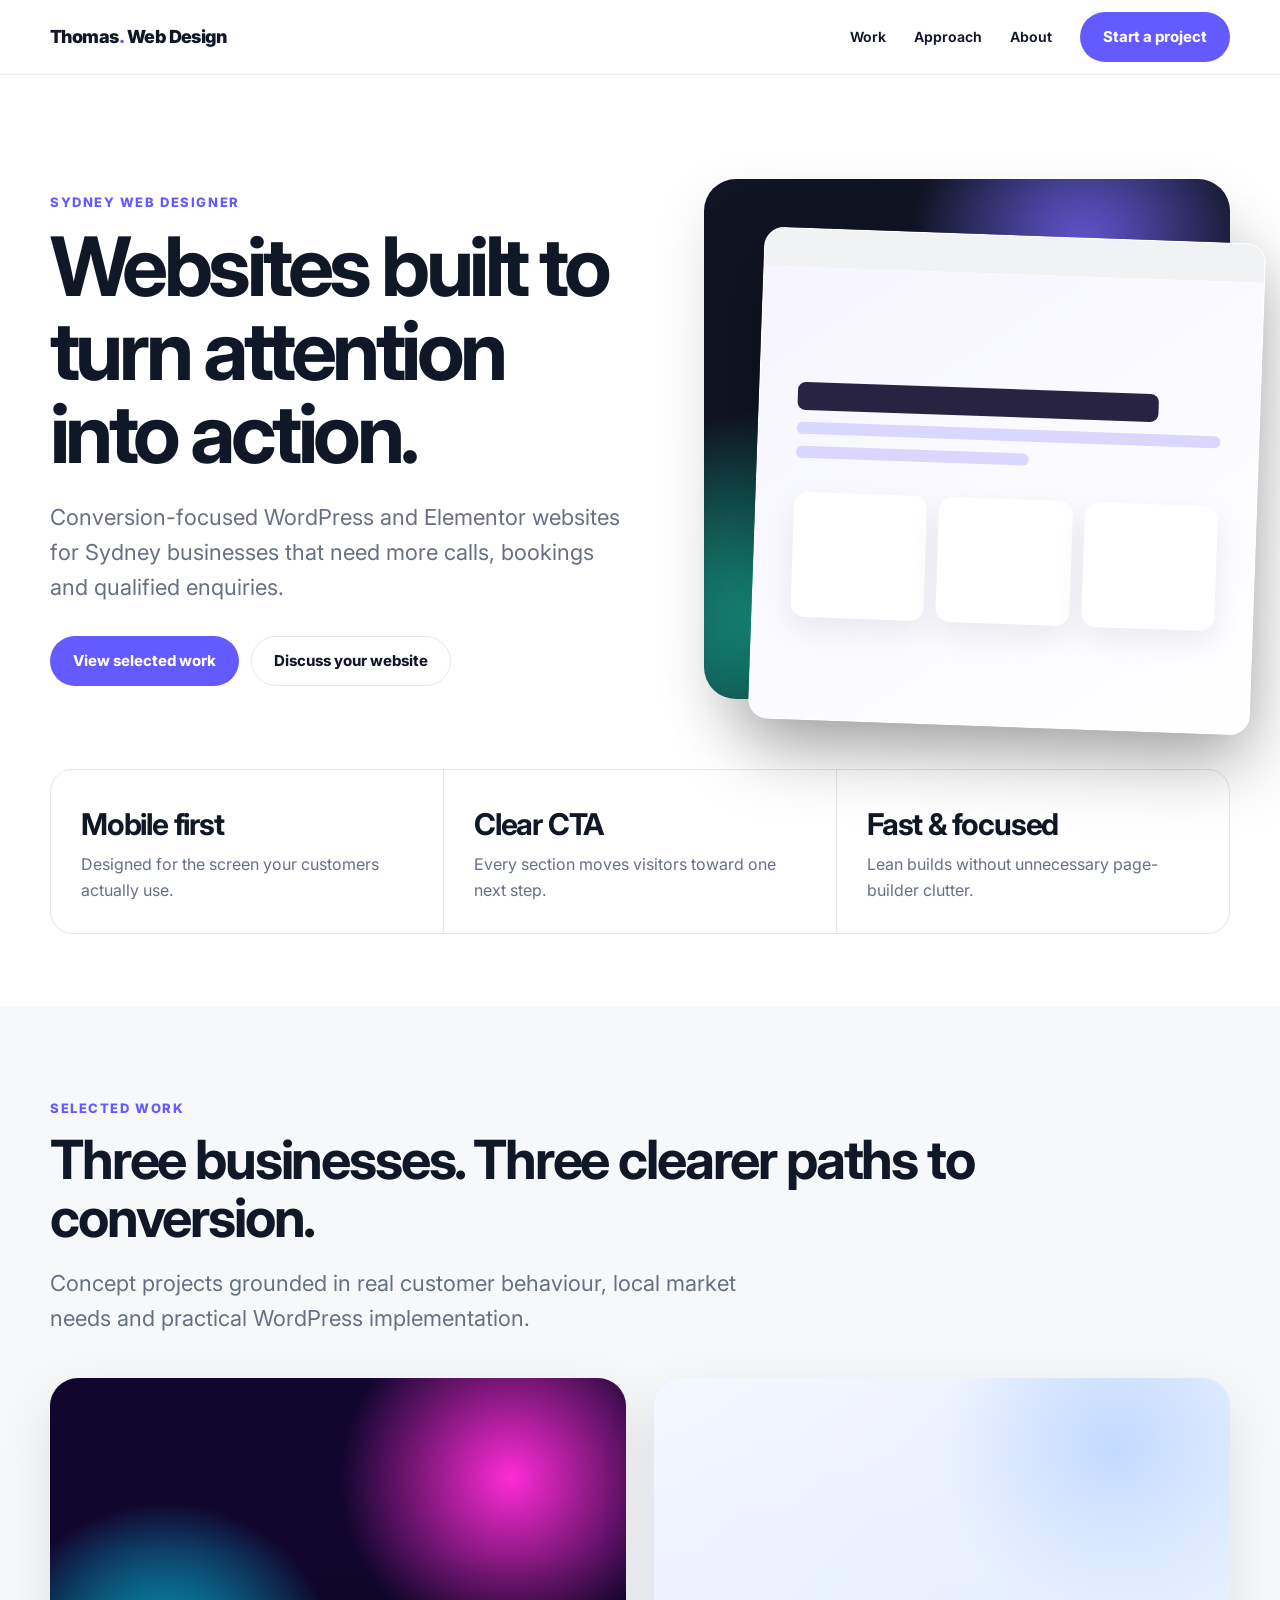
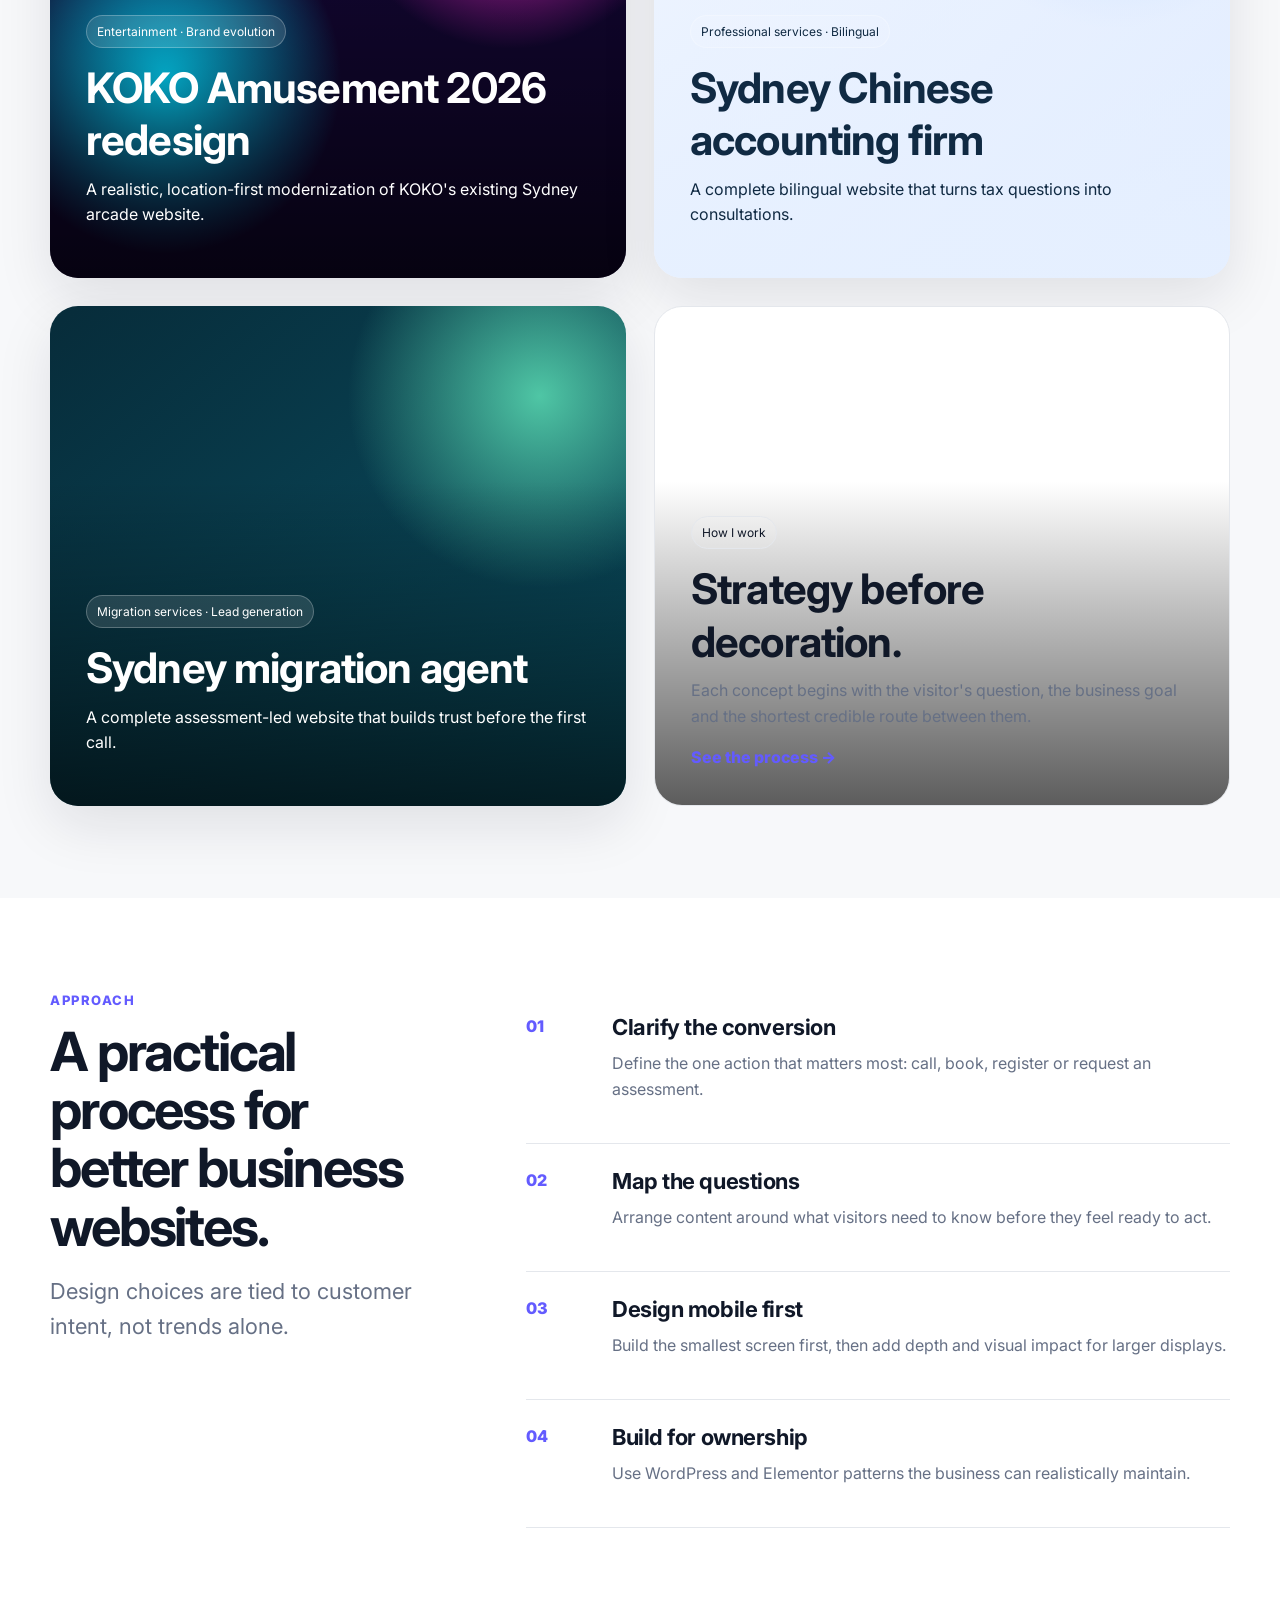
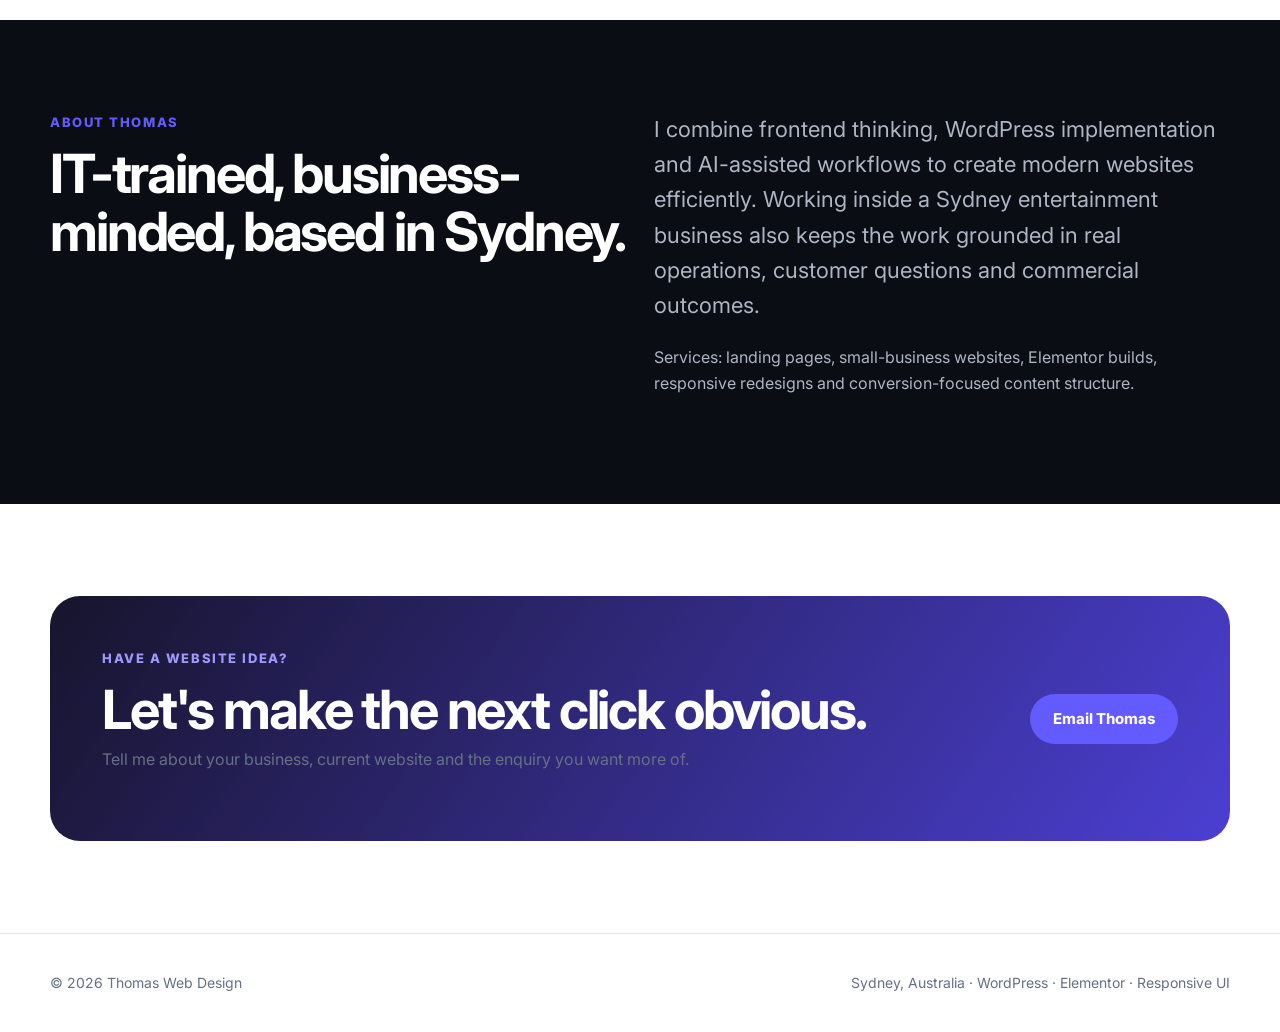
<file: index.html>
<!doctype html>
<html lang="en">
<head>
  <meta charset="utf-8">
  <meta name="viewport" content="width=device-width, initial-scale=1">
  <meta name="description" content="Thomas Web Design creates conversion-focused websites for Sydney service businesses.">
  <title>Thomas Web Design | Sydney</title>
  <link rel="preconnect" href="https://fonts.googleapis.com">
  <link rel="preconnect" href="https://fonts.gstatic.com" crossorigin>
  <link href="https://fonts.googleapis.com/css2?family=Inter:wght@400;500;600;700;800&family=Noto+Sans+SC:wght@400;500;700&display=swap" rel="stylesheet">
  <link rel="stylesheet" href="assets/css/portfolio.css">
</head>
<body>
  <header class="site-header">
    <nav class="nav container" aria-label="Main navigation">
      <a class="logo" href="index.html">Thomas<span>.</span> Web Design</a>
      <button class="menu-btn" aria-label="Open menu" aria-expanded="false">☰</button>
      <div class="nav-links">
        <a href="#work">Work</a><a href="#approach">Approach</a><a href="#about">About</a>
        <a class="btn" href="#contact">Start a project</a>
      </div>
    </nav>
  </header>

  <main>
    <section class="hero">
      <div class="container hero-grid">
        <div>
          <p class="eyebrow">Sydney web designer</p>
          <h1>Websites built to turn attention into action.</h1>
          <p class="lead">Conversion-focused WordPress and Elementor websites for Sydney businesses that need more calls, bookings and qualified enquiries.</p>
          <div class="btns"><a class="btn" href="#work">View selected work</a><a class="btn secondary" href="#contact">Discuss your website</a></div>
        </div>
        <div class="hero-art" aria-label="Abstract website mockup">
          <div class="browser"><div class="browser-bar"></div><div class="browser-screen"><div class="mini-layout"><div class="mini-line bold"></div><div class="mini-line"></div><div class="mini-line short"></div><div class="mini-cards"><div class="mini-card"></div><div class="mini-card"></div><div class="mini-card"></div></div></div></div></div>
        </div>
      </div>
      <div class="container stats">
        <div class="stat"><strong>Mobile first</strong><span class="muted">Designed for the screen your customers actually use.</span></div>
        <div class="stat"><strong>Clear CTA</strong><span class="muted">Every section moves visitors toward one next step.</span></div>
        <div class="stat"><strong>Fast & focused</strong><span class="muted">Lean builds without unnecessary page-builder clutter.</span></div>
      </div>
    </section>

    <section class="section soft" id="work">
      <div class="container">
        <p class="eyebrow">Selected work</p>
        <h2>Three businesses. Three clearer paths to conversion.</h2>
        <p class="lead">Concept projects grounded in real customer behaviour, local market needs and practical WordPress implementation.</p>
        <div class="grid-2" style="margin-top:42px">
          <a class="project project-koko" href="projects/koko/"><div class="project-content"><span class="project-tag">Entertainment · Brand evolution</span><h3>KOKO Amusement 2026 redesign</h3><p>A realistic, location-first modernization of KOKO's existing Sydney arcade website.</p></div></a>
          <a class="project project-accounting" href="projects/accounting/"><div class="project-content"><span class="project-tag">Professional services · Bilingual</span><h3>Sydney Chinese accounting firm</h3><p>A complete bilingual website that turns tax questions into consultations.</p></div></a>
          <a class="project project-migration" href="projects/migration/"><div class="project-content"><span class="project-tag">Migration services · Lead generation</span><h3>Sydney migration agent</h3><p>A complete assessment-led website that builds trust before the first call.</p></div></a>
          <div class="project" style="color:#101828;background:#fff;border:1px solid #e4e7ec;box-shadow:none"><div class="project-content"><span class="project-tag" style="border-color:#e4e7ec">How I work</span><h3>Strategy before decoration.</h3><p class="muted">Each concept begins with the visitor's question, the business goal and the shortest credible route between them.</p><a href="#approach" style="font-weight:800;color:#635bff">See the process →</a></div></div>
        </div>
      </div>
    </section>

    <section class="section" id="approach">
      <div class="container sticky-grid">
        <div class="sticky"><p class="eyebrow">Approach</p><h2>A practical process for better business websites.</h2><p class="lead">Design choices are tied to customer intent, not trends alone.</p></div>
        <div class="process">
          <div class="process-item"><div><h3>Clarify the conversion</h3><p class="muted">Define the one action that matters most: call, book, register or request an assessment.</p></div></div>
          <div class="process-item"><div><h3>Map the questions</h3><p class="muted">Arrange content around what visitors need to know before they feel ready to act.</p></div></div>
          <div class="process-item"><div><h3>Design mobile first</h3><p class="muted">Build the smallest screen first, then add depth and visual impact for larger displays.</p></div></div>
          <div class="process-item"><div><h3>Build for ownership</h3><p class="muted">Use WordPress and Elementor patterns the business can realistically maintain.</p></div></div>
        </div>
      </div>
    </section>

    <section class="section dark" id="about">
      <div class="container grid-2">
        <div><p class="eyebrow">About Thomas</p><h2>IT-trained, business-minded, based in Sydney.</h2></div>
        <div><p class="lead">I combine frontend thinking, WordPress implementation and AI-assisted workflows to create modern websites efficiently. Working inside a Sydney entertainment business also keeps the work grounded in real operations, customer questions and commercial outcomes.</p><p class="muted">Services: landing pages, small-business websites, Elementor builds, responsive redesigns and conversion-focused content structure.</p></div>
      </div>
    </section>

    <section class="section" id="contact">
      <div class="container cta"><div class="cta-grid"><div><p class="eyebrow" style="color:#9f98ff">Have a website idea?</p><h2 style="margin-bottom:8px">Let's make the next click obvious.</h2><p class="muted">Tell me about your business, current website and the enquiry you want more of.</p></div><a class="btn" href="mailto:hello@thomaswebdesign.com.au">Email Thomas</a></div></div>
    </section>
  </main>
  <footer><div class="container footer-row"><span>© <span data-year></span> Thomas Web Design</span><span>Sydney, Australia · WordPress · Elementor · Responsive UI</span></div></footer>
  <script src="assets/js/portfolio.js"></script>
</body>
</html>
</file>
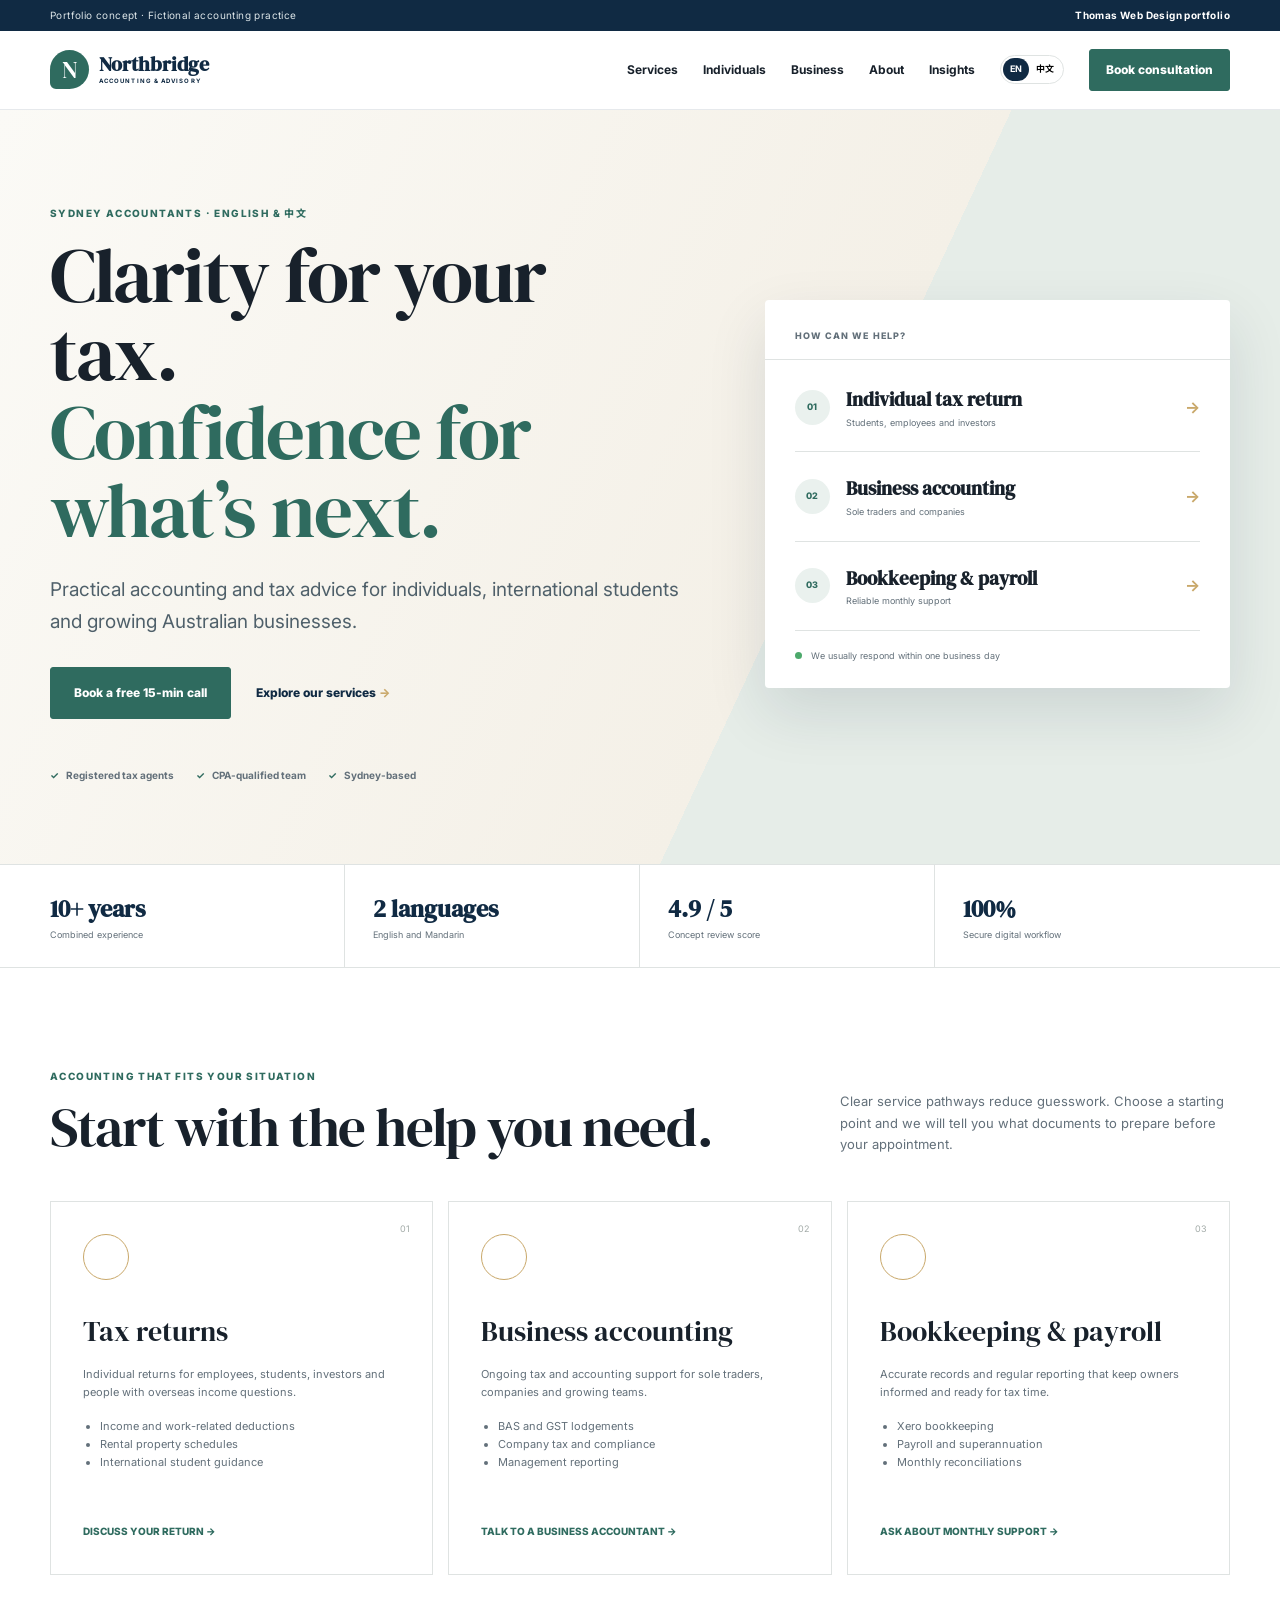
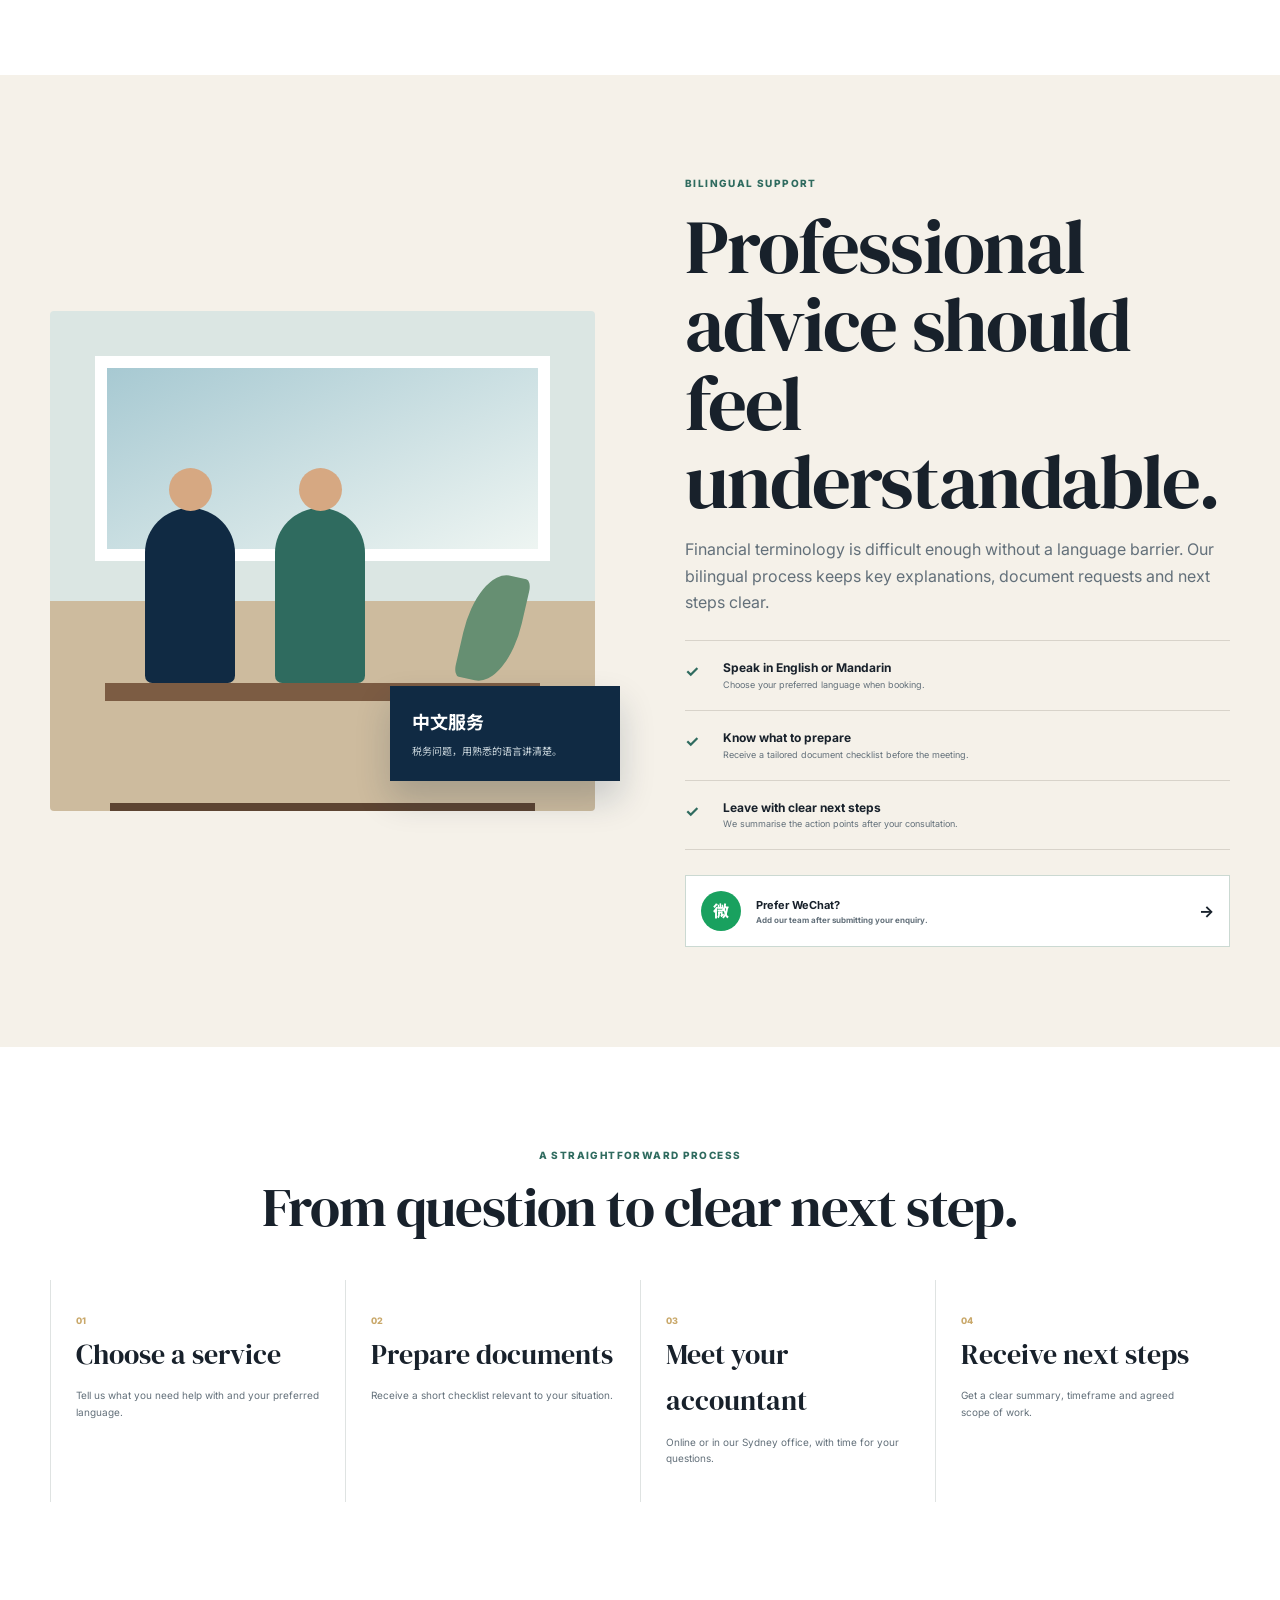
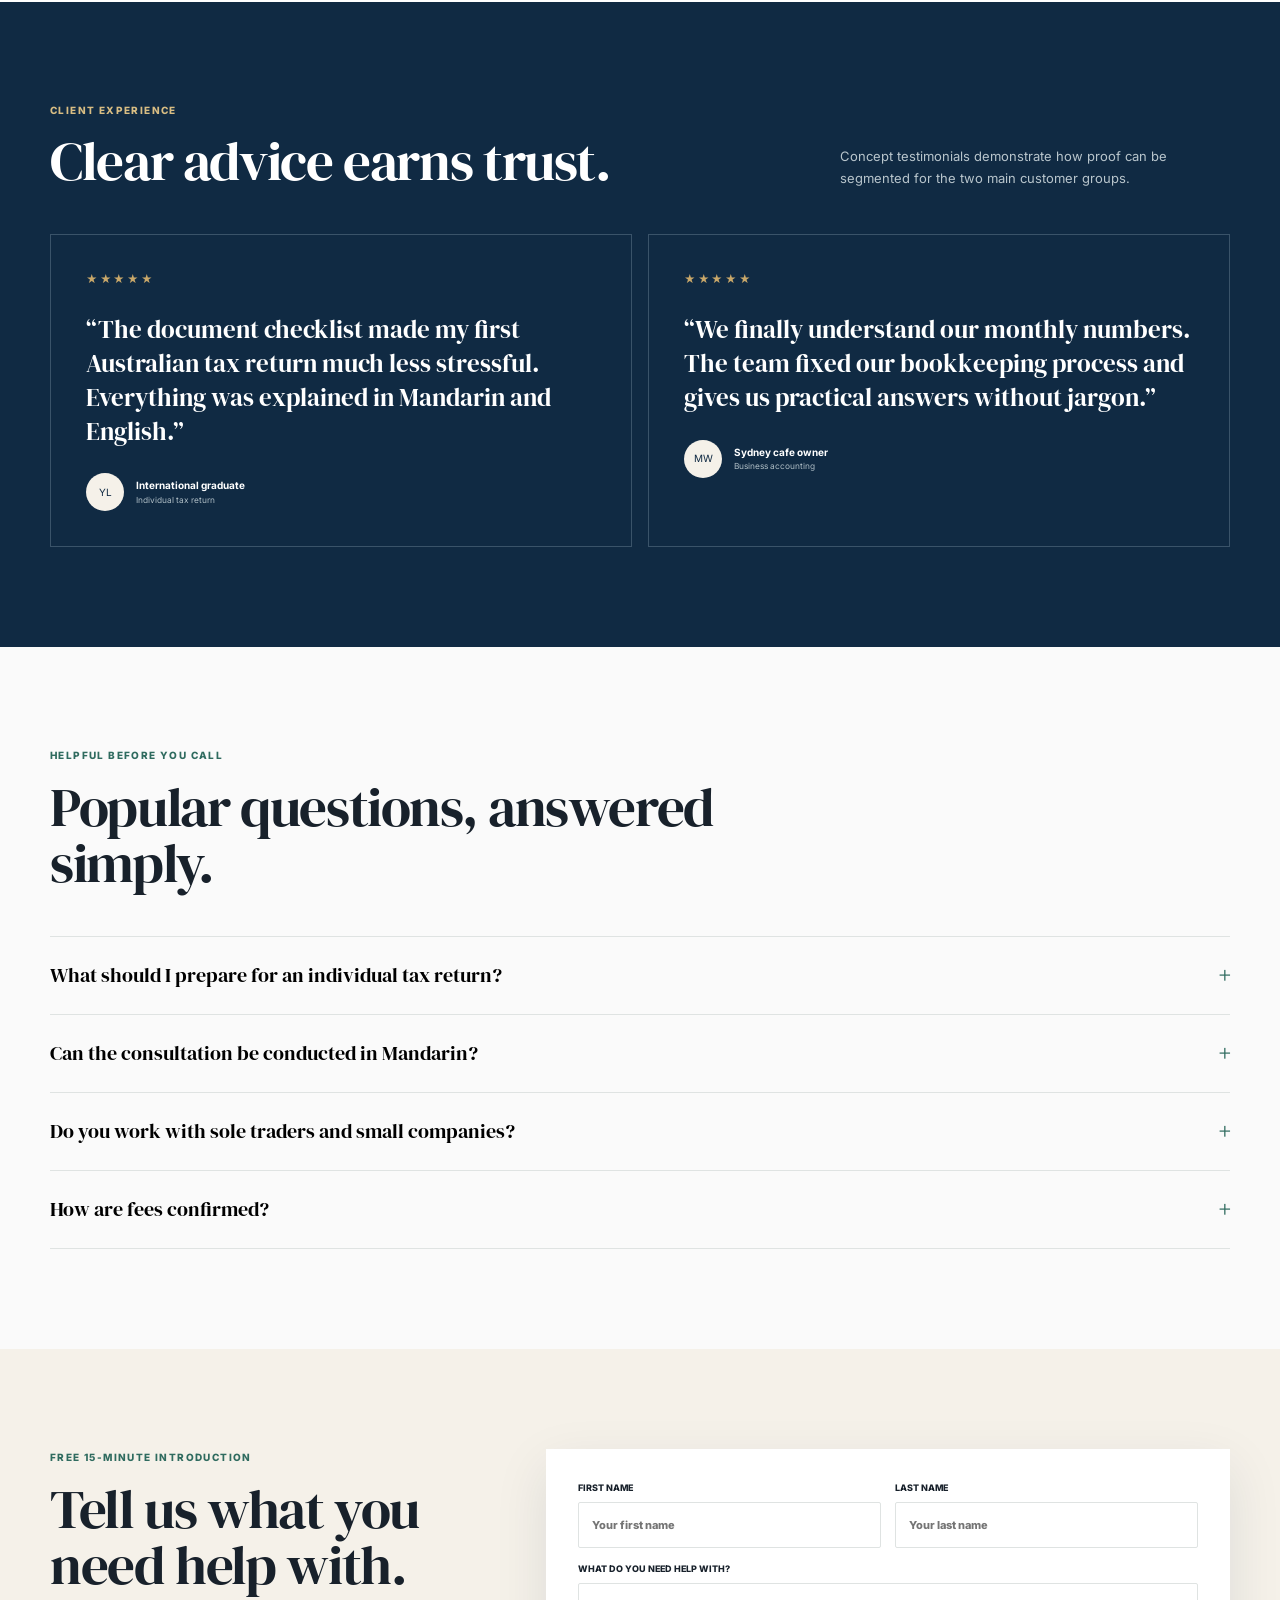
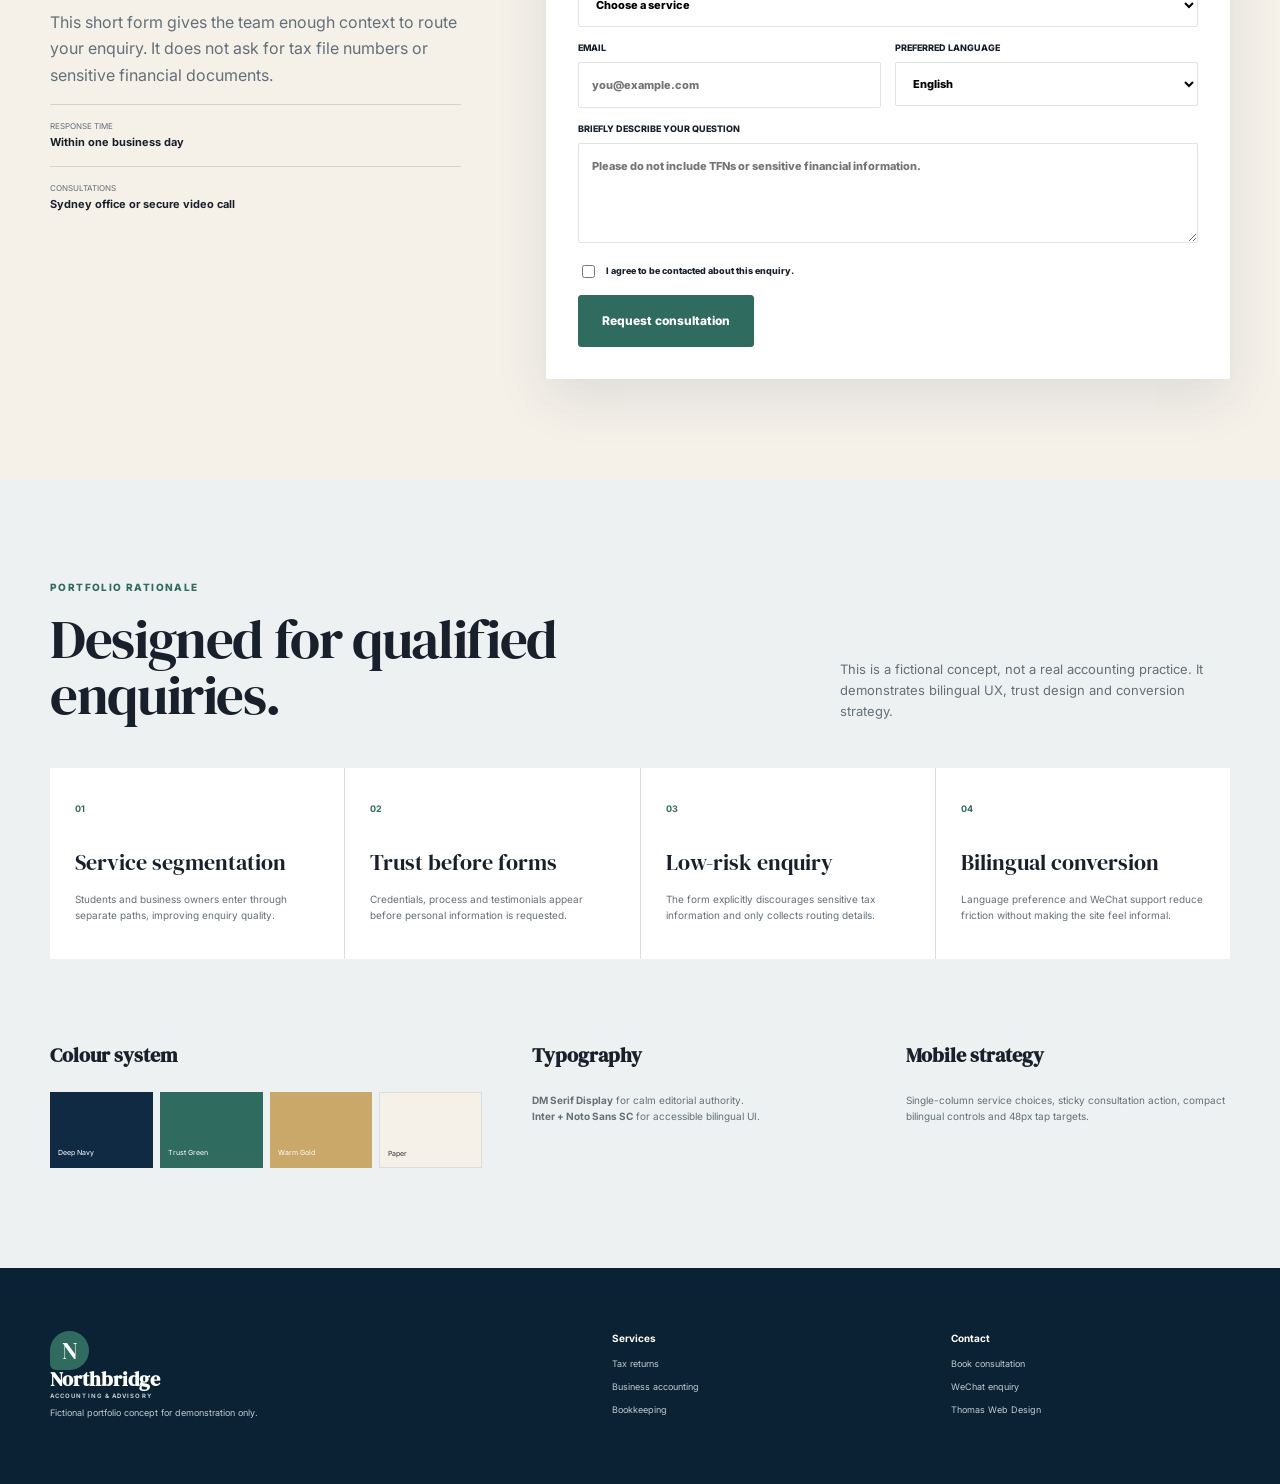
<file: projects/accounting/index.html>
<!doctype html>
<html lang="en">
<head>
  <meta charset="utf-8">
  <meta name="viewport" content="width=device-width, initial-scale=1">
  <meta name="description" content="Concept website for a bilingual Sydney accounting firm serving individuals and small businesses.">
  <title>Northbridge Accounting | Sydney Bilingual Accountants</title>
  <link rel="preconnect" href="https://fonts.googleapis.com">
  <link rel="preconnect" href="https://fonts.gstatic.com" crossorigin>
  <link href="https://fonts.googleapis.com/css2?family=DM+Serif+Display&family=Inter:wght@400;500;600;700;800&family=Noto+Sans+SC:wght@400;500;600;700&display=swap" rel="stylesheet">
  <link rel="stylesheet" href="../../assets/css/accounting.css">
</head>
<body>
  <div class="concept-bar"><span>Portfolio concept · Fictional accounting practice</span><a href="../../index.html">Thomas Web Design portfolio</a></div>
  <header class="site-header">
    <nav class="nav shell" aria-label="Primary navigation">
      <a class="brand" href="#home"><span>N</span><strong>Northbridge<small>ACCOUNTING & ADVISORY</small></strong></a>
      <button class="menu-button" data-menu aria-expanded="false" aria-label="Open menu"><i></i><i></i><i></i></button>
      <div class="nav-links" data-nav>
        <a href="#services">Services</a><a href="#individuals">Individuals</a><a href="#business">Business</a><a href="#about">About</a><a href="#insights">Insights</a>
        <div class="language"><button class="active" data-language="en">EN</button><button data-language="zh">中文</button></div>
        <a class="button compact" href="#consultation">Book consultation</a>
      </div>
    </nav>
  </header>

  <main id="home">
    <section class="hero">
      <div class="shell hero-grid">
        <div class="hero-copy">
          <p class="eyebrow">Sydney accountants · English & 中文</p>
          <h1>Clarity for your tax.<br><em>Confidence for what’s next.</em></h1>
          <p class="lead">Practical accounting and tax advice for individuals, international students and growing Australian businesses.</p>
          <div class="actions"><a class="button" href="#consultation">Book a free 15-min call</a><a class="text-link" href="#services">Explore our services <span>→</span></a></div>
          <div class="trust-line"><span>Registered tax agents</span><span>CPA-qualified team</span><span>Sydney-based</span></div>
        </div>
        <aside class="hero-panel">
          <p class="panel-label">How can we help?</p>
          <a href="#individuals"><span class="service-icon">01</span><span><strong>Individual tax return</strong><small>Students, employees and investors</small></span><b>→</b></a>
          <a href="#business"><span class="service-icon">02</span><span><strong>Business accounting</strong><small>Sole traders and companies</small></span><b>→</b></a>
          <a href="#business"><span class="service-icon">03</span><span><strong>Bookkeeping & payroll</strong><small>Reliable monthly support</small></span><b>→</b></a>
          <div class="response-note"><i></i> We usually respond within one business day</div>
        </aside>
      </div>
    </section>

    <section class="proof-strip"><div class="shell proof-grid"><div><strong>10+ years</strong><span>Combined experience</span></div><div><strong>2 languages</strong><span>English and Mandarin</span></div><div><strong>4.9 / 5</strong><span>Concept review score</span></div><div><strong>100%</strong><span>Secure digital workflow</span></div></div></section>

    <section class="section services" id="services">
      <div class="shell">
        <div class="section-heading"><div><p class="eyebrow">Accounting that fits your situation</p><h2>Start with the help you need.</h2></div><p>Clear service pathways reduce guesswork. Choose a starting point and we will tell you what documents to prepare before your appointment.</p></div>
        <div class="service-grid">
          <article id="individuals"><span class="number">01</span><div class="line-icon person"></div><h3>Tax returns</h3><p>Individual returns for employees, students, investors and people with overseas income questions.</p><ul><li>Income and work-related deductions</li><li>Rental property schedules</li><li>International student guidance</li></ul><a href="#consultation">Discuss your return →</a></article>
          <article id="business"><span class="number">02</span><div class="line-icon chart"></div><h3>Business accounting</h3><p>Ongoing tax and accounting support for sole traders, companies and growing teams.</p><ul><li>BAS and GST lodgements</li><li>Company tax and compliance</li><li>Management reporting</li></ul><a href="#consultation">Talk to a business accountant →</a></article>
          <article><span class="number">03</span><div class="line-icon books"></div><h3>Bookkeeping & payroll</h3><p>Accurate records and regular reporting that keep owners informed and ready for tax time.</p><ul><li>Xero bookkeeping</li><li>Payroll and superannuation</li><li>Monthly reconciliations</li></ul><a href="#consultation">Ask about monthly support →</a></article>
        </div>
      </div>
    </section>

    <section class="section audience">
      <div class="shell audience-grid">
        <div class="audience-visual">
          <div class="office-scene"><span class="window"></span><span class="desk"></span><span class="plant"></span><span class="person-one"></span><span class="person-two"></span></div>
          <div class="floating-card"><strong>中文服务</strong><span>税务问题，用熟悉的语言讲清楚。</span></div>
        </div>
        <div class="audience-copy">
          <p class="eyebrow">Bilingual support</p><h2>Professional advice should feel understandable.</h2>
          <p>Financial terminology is difficult enough without a language barrier. Our bilingual process keeps key explanations, document requests and next steps clear.</p>
          <div class="check-list"><div><b>✓</b><span><strong>Speak in English or Mandarin</strong><small>Choose your preferred language when booking.</small></span></div><div><b>✓</b><span><strong>Know what to prepare</strong><small>Receive a tailored document checklist before the meeting.</small></span></div><div><b>✓</b><span><strong>Leave with clear next steps</strong><small>We summarise the action points after your consultation.</small></span></div></div>
          <a class="wechat-link" href="#consultation"><span>微</span><strong>Prefer WeChat?<small>Add our team after submitting your enquiry.</small></strong><b>→</b></a>
        </div>
      </div>
    </section>

    <section class="section process">
      <div class="shell">
        <div class="center-heading"><p class="eyebrow">A straightforward process</p><h2>From question to clear next step.</h2></div>
        <div class="process-grid"><div><span>01</span><h3>Choose a service</h3><p>Tell us what you need help with and your preferred language.</p></div><div><span>02</span><h3>Prepare documents</h3><p>Receive a short checklist relevant to your situation.</p></div><div><span>03</span><h3>Meet your accountant</h3><p>Online or in our Sydney office, with time for your questions.</p></div><div><span>04</span><h3>Receive next steps</h3><p>Get a clear summary, timeframe and agreed scope of work.</p></div></div>
      </div>
    </section>

    <section class="section testimonials">
      <div class="shell">
        <div class="section-heading"><div><p class="eyebrow">Client experience</p><h2>Clear advice earns trust.</h2></div><p>Concept testimonials demonstrate how proof can be segmented for the two main customer groups.</p></div>
        <div class="testimonial-grid">
          <blockquote><div>★★★★★</div><p>“The document checklist made my first Australian tax return much less stressful. Everything was explained in Mandarin and English.”</p><footer><span>YL</span><strong>International graduate<small>Individual tax return</small></strong></footer></blockquote>
          <blockquote><div>★★★★★</div><p>“We finally understand our monthly numbers. The team fixed our bookkeeping process and gives us practical answers without jargon.”</p><footer><span>MW</span><strong>Sydney cafe owner<small>Business accounting</small></strong></footer></blockquote>
        </div>
      </div>
    </section>

    <section class="section insights" id="insights">
      <div class="shell"><div class="section-heading"><div><p class="eyebrow">Helpful before you call</p><h2>Popular questions, answered simply.</h2></div></div>
        <div class="faq-list">
          <article class="faq-item"><button data-faq aria-expanded="false"><span>What should I prepare for an individual tax return?</span><b>+</b></button><div><p>We send a tailored checklist after booking. It commonly includes income statements, private health details, deduction records and any investment or overseas income information relevant to your situation.</p></div></article>
          <article class="faq-item"><button data-faq aria-expanded="false"><span>Can the consultation be conducted in Mandarin?</span><b>+</b></button><div><p>Yes. Select 中文 in the booking form and we will match you with a Mandarin-speaking team member.</p></div></article>
          <article class="faq-item"><button data-faq aria-expanded="false"><span>Do you work with sole traders and small companies?</span><b>+</b></button><div><p>Yes. The concept service model covers bookkeeping, BAS, payroll, company tax and ongoing advisory support for small Australian businesses.</p></div></article>
          <article class="faq-item"><button data-faq aria-expanded="false"><span>How are fees confirmed?</span><b>+</b></button><div><p>Scope and fees are confirmed before work begins. More complex matters are quoted after the initial discussion.</p></div></article>
        </div>
      </div>
    </section>

    <section class="section consultation" id="consultation">
      <div class="shell consultation-grid">
        <div><p class="eyebrow">Free 15-minute introduction</p><h2>Tell us what you need help with.</h2><p>This short form gives the team enough context to route your enquiry. It does not ask for tax file numbers or sensitive financial documents.</p><div class="contact-detail"><span>Response time</span><strong>Within one business day</strong></div><div class="contact-detail"><span>Consultations</span><strong>Sydney office or secure video call</strong></div></div>
        <form data-demo-form>
          <div class="field-row"><label>First name<input required type="text" placeholder="Your first name"></label><label>Last name<input required type="text" placeholder="Your last name"></label></div>
          <label>What do you need help with?<select required><option value="">Choose a service</option><option>Individual tax return</option><option>Business accounting</option><option>Bookkeeping and payroll</option><option>Not sure yet</option></select></label>
          <div class="field-row"><label>Email<input required type="email" placeholder="you@example.com"></label><label>Preferred language<select><option>English</option><option>中文 / Mandarin</option></select></label></div>
          <label>Briefly describe your question<textarea rows="4" placeholder="Please do not include TFNs or sensitive financial information."></textarea></label>
          <label class="consent"><input required type="checkbox"><span>I agree to be contacted about this enquiry.</span></label>
          <button class="button" type="submit">Request consultation</button>
          <p class="form-confirmation" hidden>Thank you. This portfolio demo has captured the interaction successfully.</p>
        </form>
      </div>
    </section>

    <section class="design-notes" id="about">
      <div class="shell">
        <div class="section-heading"><div><p class="eyebrow">Portfolio rationale</p><h2>Designed for qualified enquiries.</h2></div><p>This is a fictional concept, not a real accounting practice. It demonstrates bilingual UX, trust design and conversion strategy.</p></div>
        <div class="note-grid"><article><b>01</b><h3>Service segmentation</h3><p>Students and business owners enter through separate paths, improving enquiry quality.</p></article><article><b>02</b><h3>Trust before forms</h3><p>Credentials, process and testimonials appear before personal information is requested.</p></article><article><b>03</b><h3>Low-risk enquiry</h3><p>The form explicitly discourages sensitive tax information and only collects routing details.</p></article><article><b>04</b><h3>Bilingual conversion</h3><p>Language preference and WeChat support reduce friction without making the site feel informal.</p></article></div>
        <div class="design-system"><div><h3>Colour system</h3><div class="swatches"><span style="--c:#102a43">Deep Navy</span><span style="--c:#2f6b5f">Trust Green</span><span style="--c:#c9a86a">Warm Gold</span><span style="--c:#f5f1e9">Paper</span></div></div><div><h3>Typography</h3><p><strong>DM Serif Display</strong> for calm editorial authority.<br><strong>Inter + Noto Sans SC</strong> for accessible bilingual UI.</p></div><div><h3>Mobile strategy</h3><p>Single-column service choices, sticky consultation action, compact bilingual controls and 48px tap targets.</p></div></div>
      </div>
    </section>
  </main>

  <footer class="footer"><div class="shell footer-grid"><div><a class="brand footer-brand" href="#home"><span>N</span><strong>Northbridge<small>ACCOUNTING & ADVISORY</small></strong></a><p>Fictional portfolio concept for demonstration only.</p></div><div><strong>Services</strong><a href="#individuals">Tax returns</a><a href="#business">Business accounting</a><a href="#business">Bookkeeping</a></div><div><strong>Contact</strong><a href="#consultation">Book consultation</a><a href="#consultation">WeChat enquiry</a><a href="../../index.html">Thomas Web Design</a></div></div></footer>
  <a class="mobile-cta" href="#consultation">Book free consultation</a>
  <script src="../../assets/js/case-sites.js"></script>
</body>
</html>
</file>
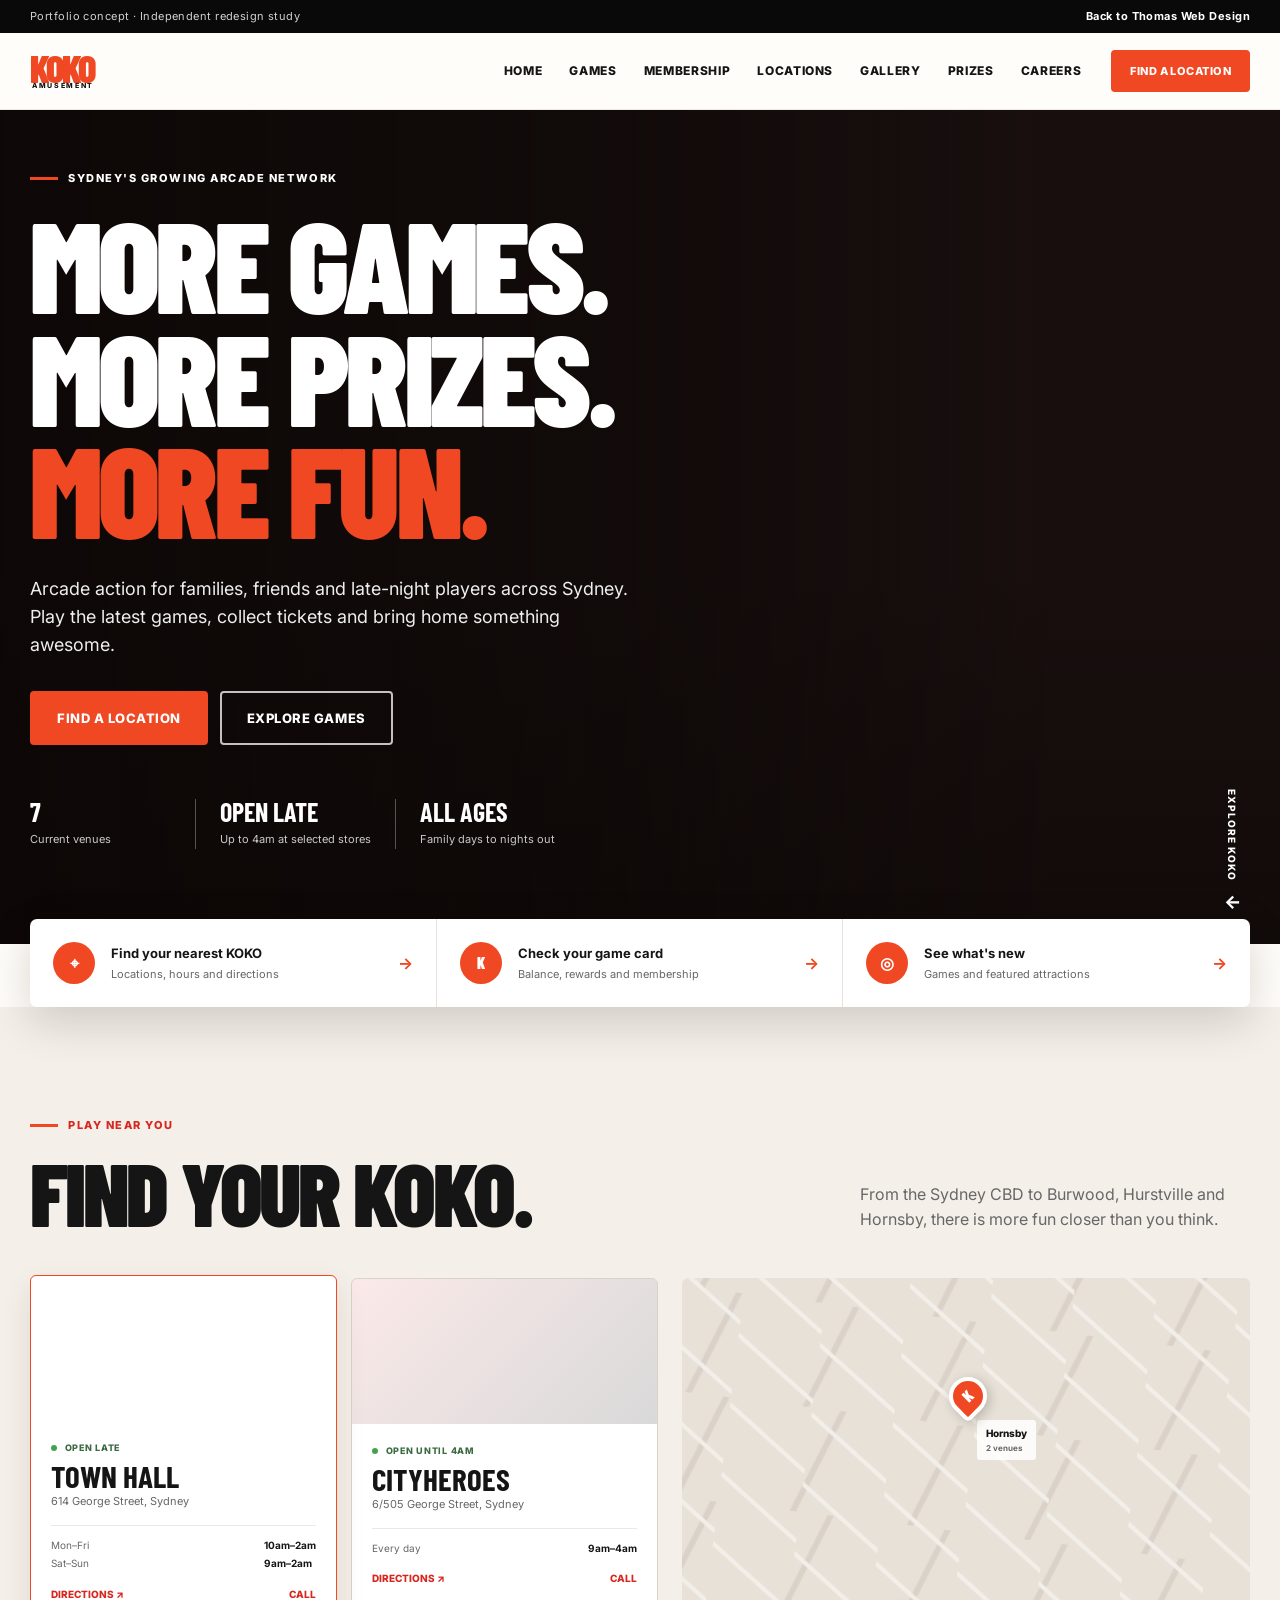
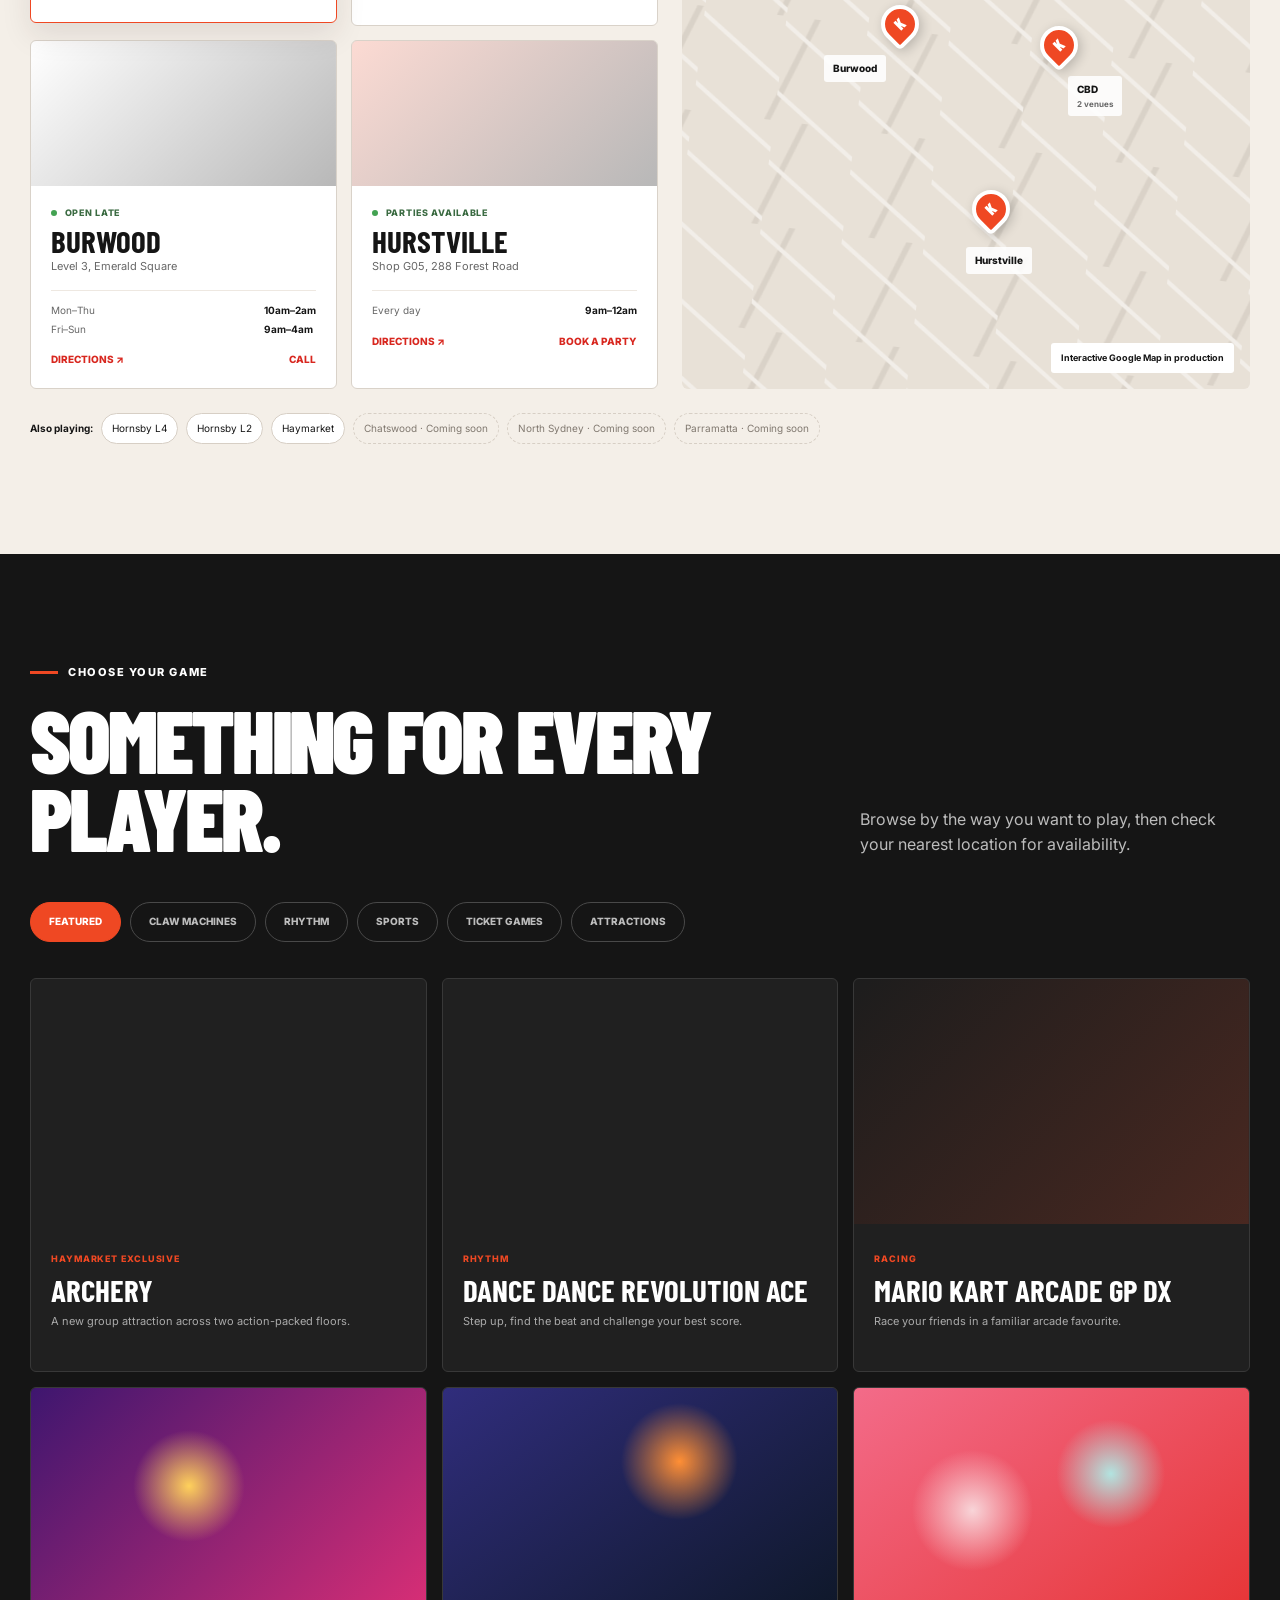
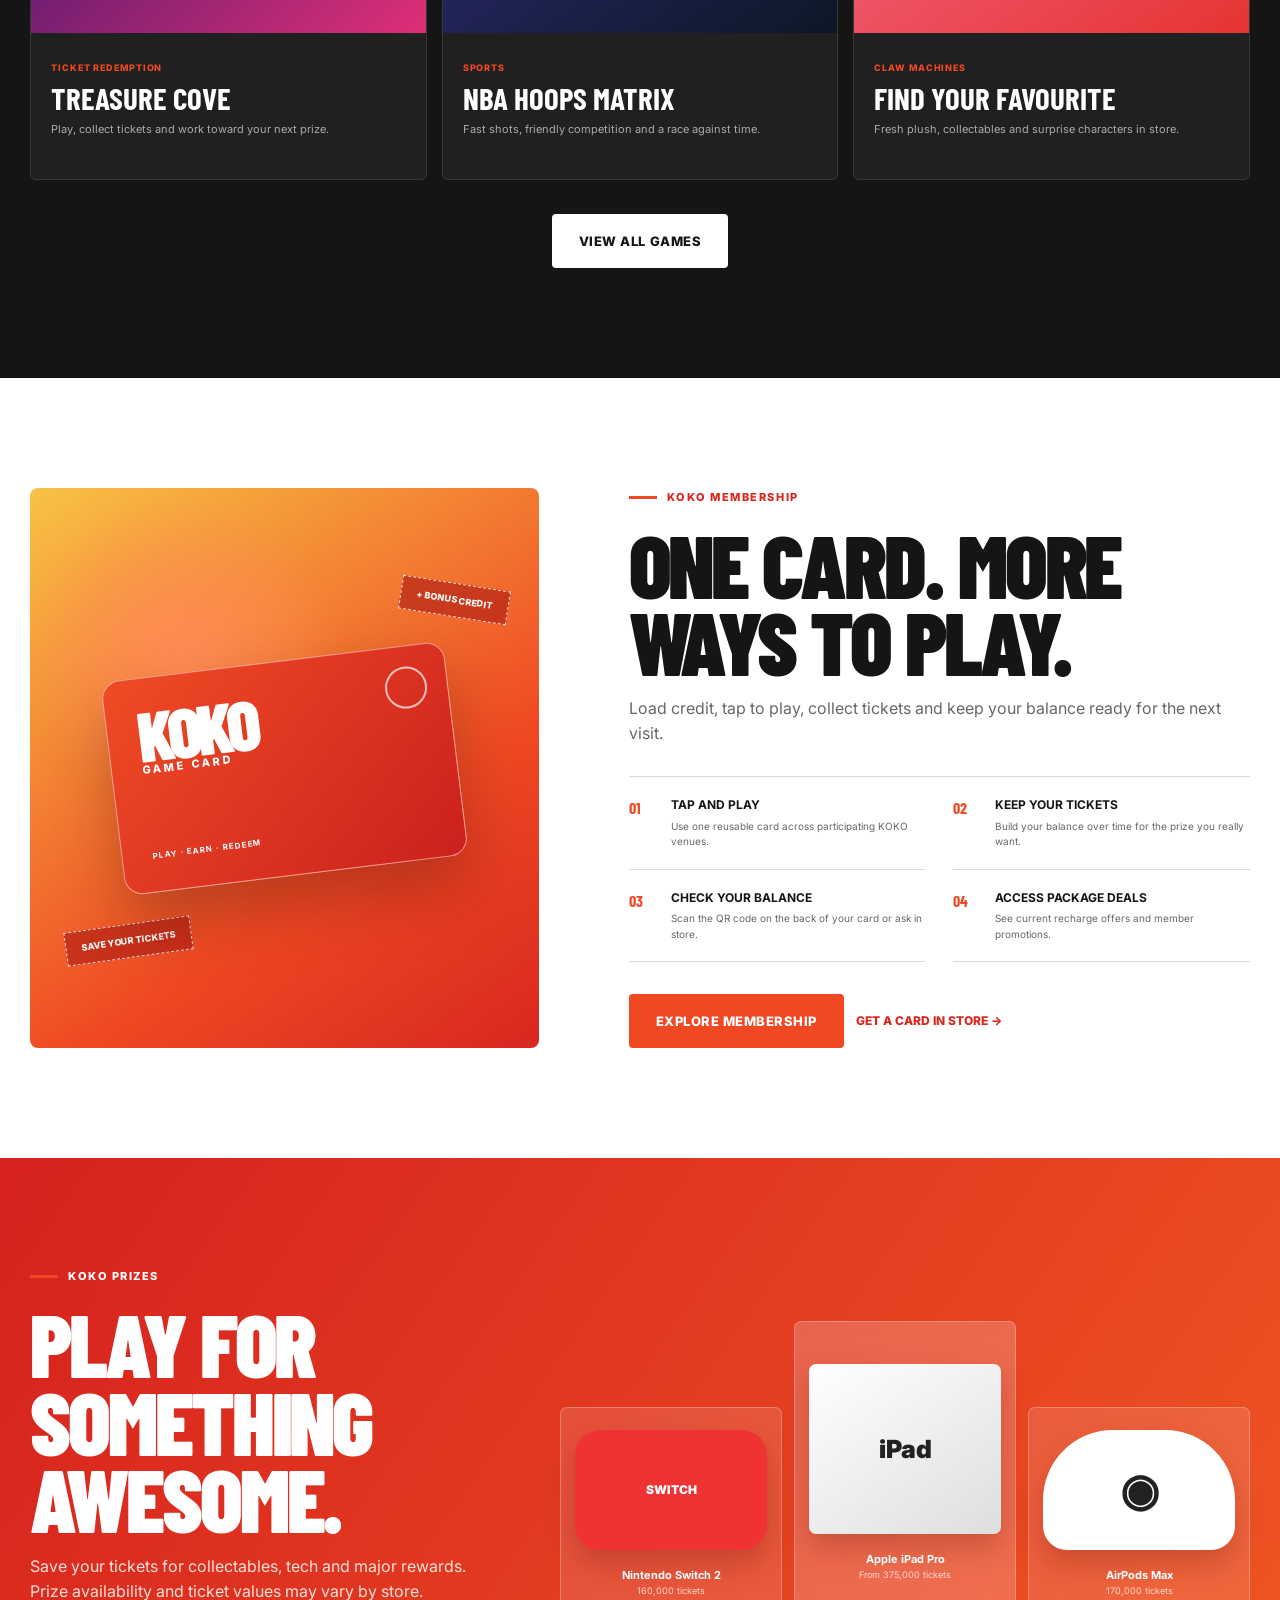
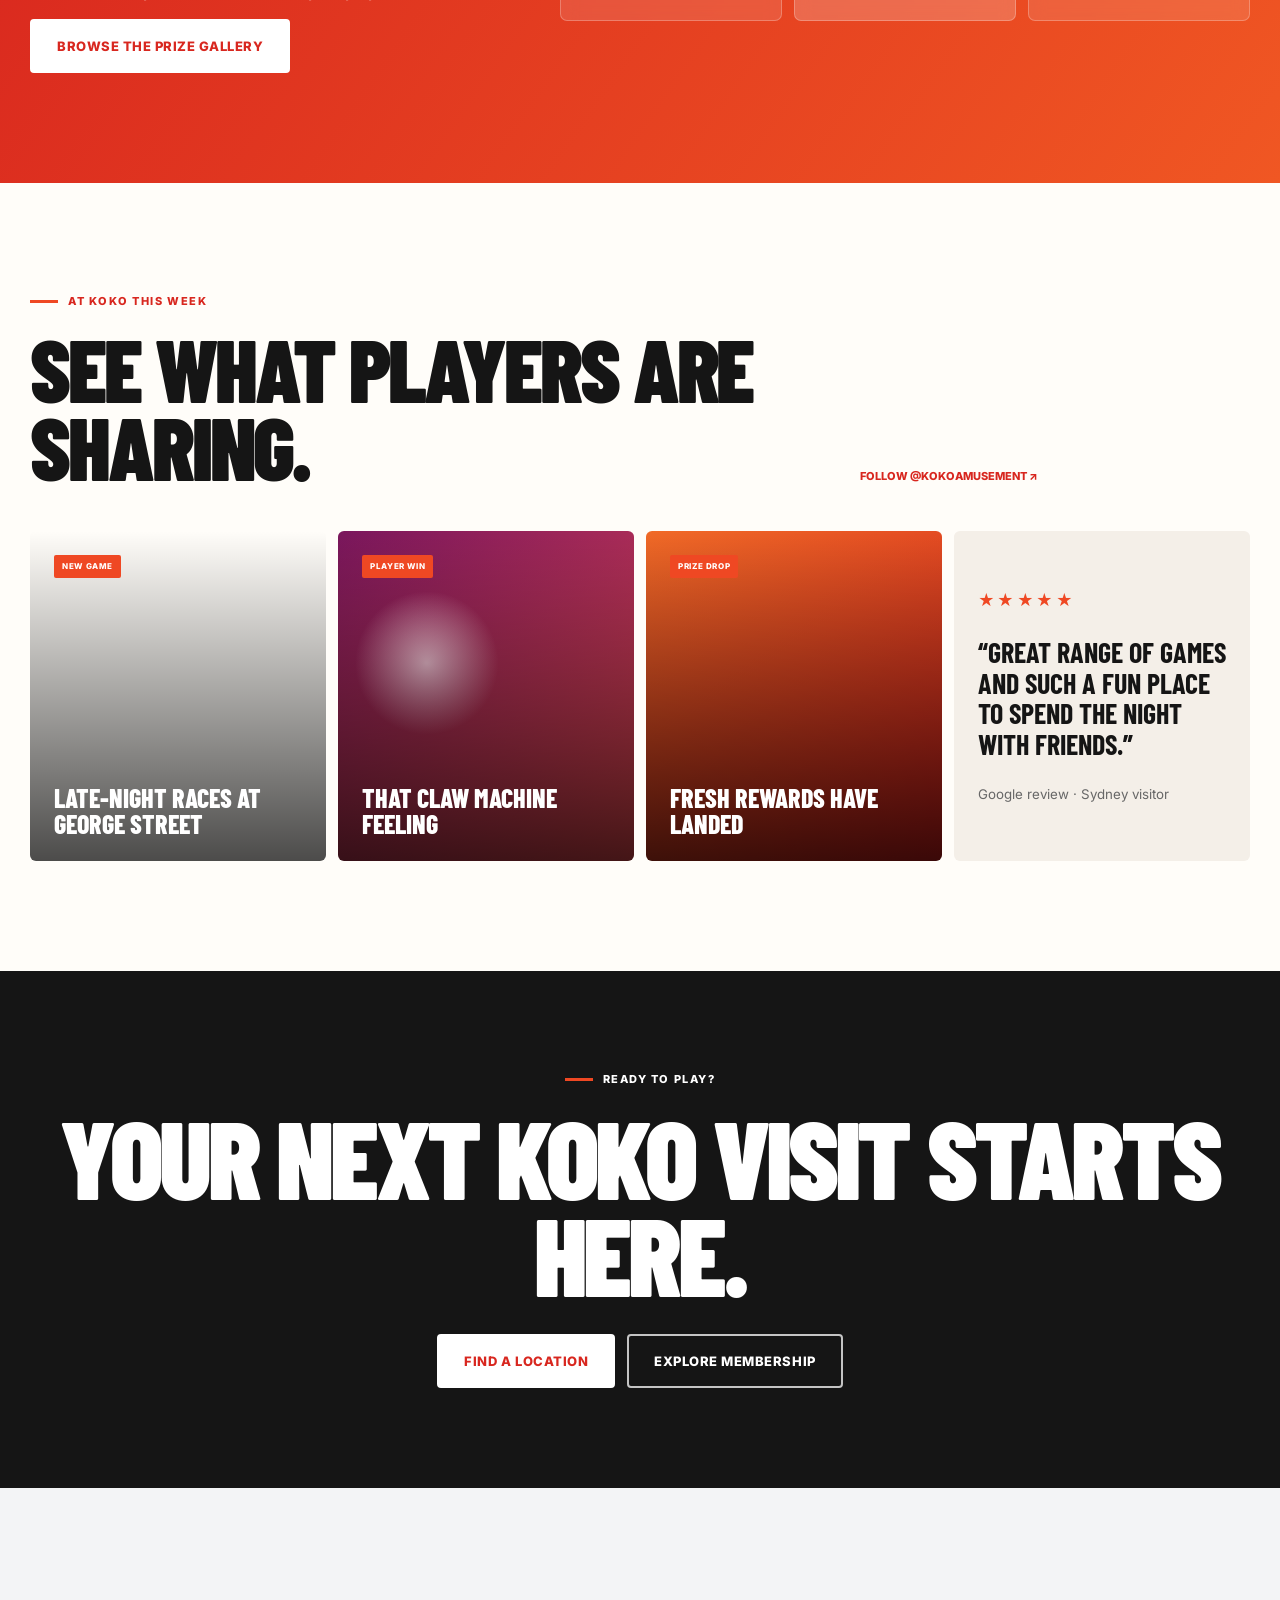
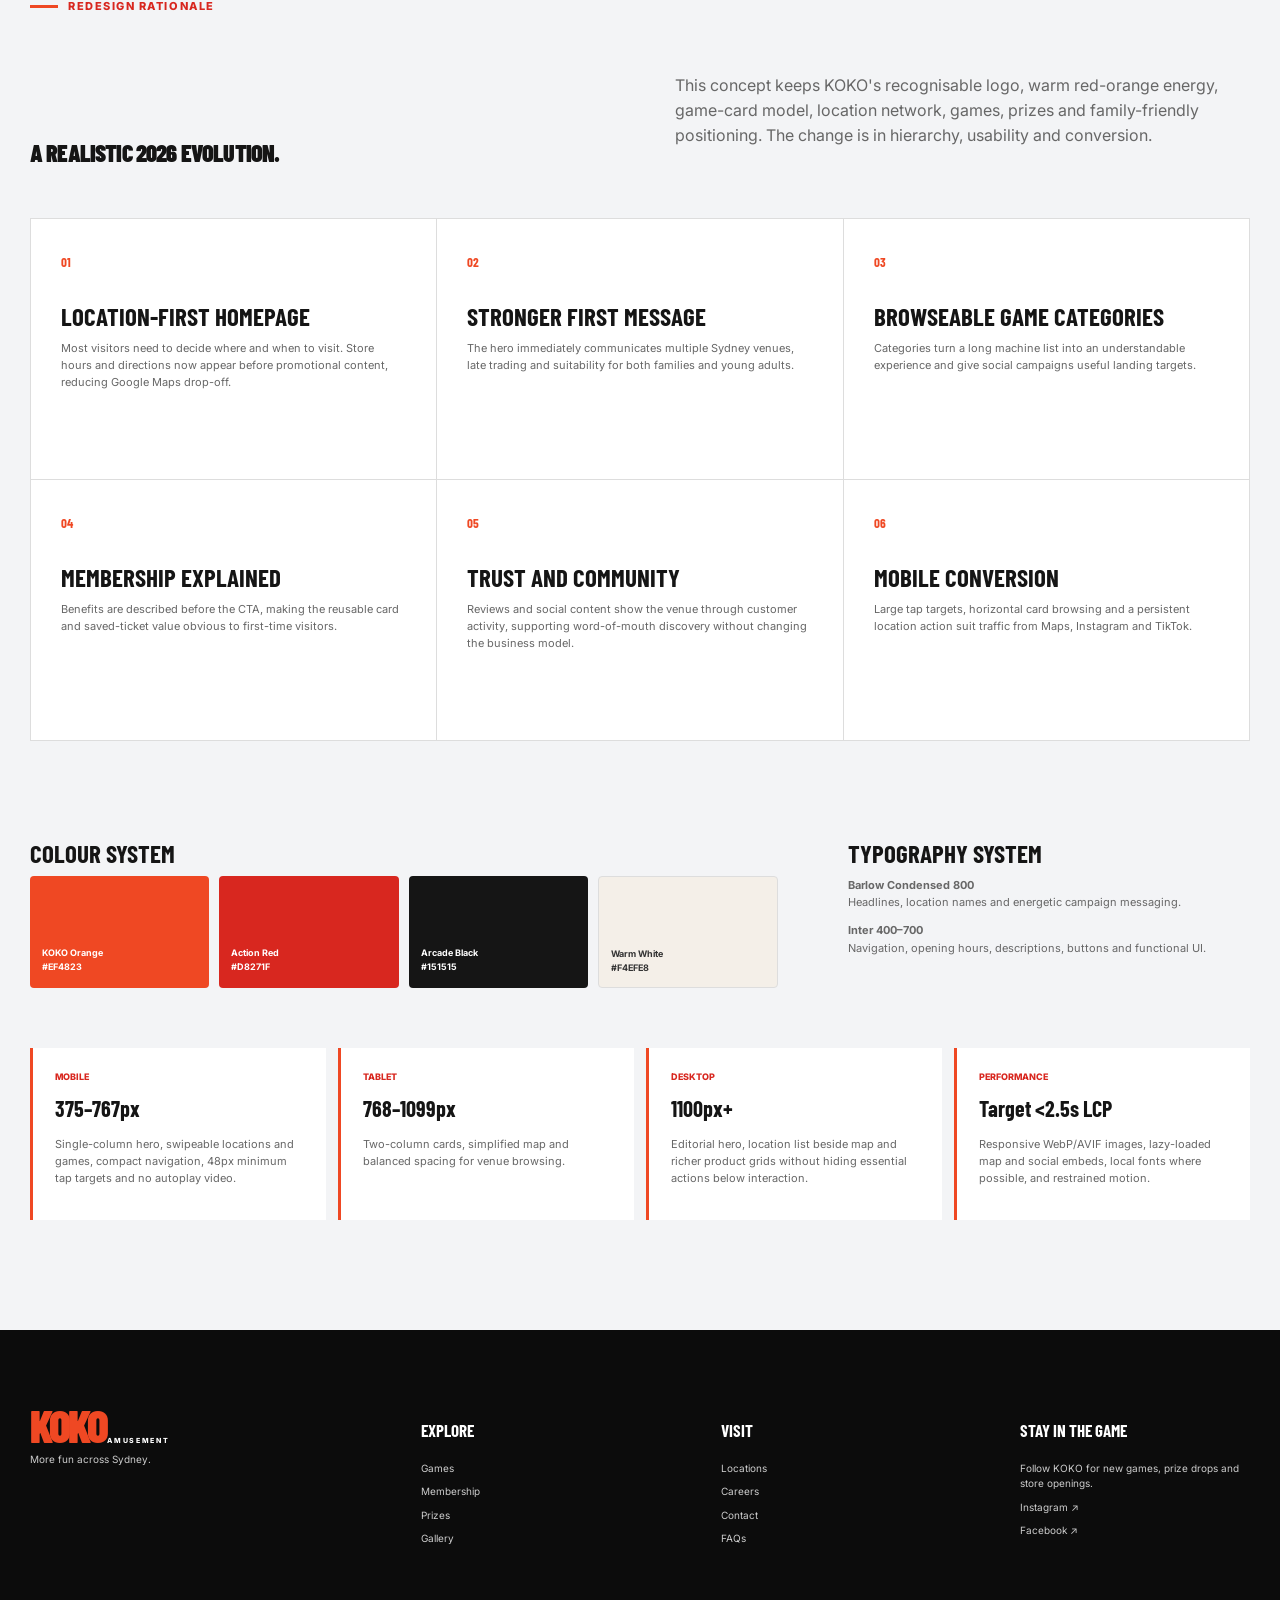
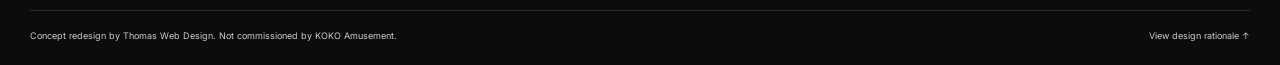
<file: projects/koko/index.html>
<!doctype html>
<html lang="en">
<head>
  <meta charset="utf-8">
  <meta name="viewport" content="width=device-width, initial-scale=1">
  <meta name="description" content="KOKO Amusement homepage redesign concept preserving the existing Sydney arcade brand, locations, games, membership and prizes.">
  <title>KOKO Amusement 2026 Redesign | Thomas Web Design</title>
  <link rel="preconnect" href="https://fonts.googleapis.com">
  <link rel="preconnect" href="https://fonts.gstatic.com" crossorigin>
  <link href="https://fonts.googleapis.com/css2?family=Barlow+Condensed:wght@600;700;800;900&family=Inter:wght@400;500;600;700;800&display=swap" rel="stylesheet">
  <link rel="stylesheet" href="../../assets/css/koko.css">
</head>
<body>
  <div class="concept-note">
    <span>Portfolio concept · Independent redesign study</span>
    <a href="../../index.html">Back to Thomas Web Design</a>
  </div>

  <header class="k-header">
    <nav class="k-nav wrap" aria-label="KOKO primary navigation">
      <a class="k-logo" href="#home" aria-label="KOKO Amusement home"><strong>KOKO</strong><small>AMUSEMENT</small></a>
      <button class="k-menu" aria-label="Open navigation" aria-expanded="false"><span></span><span></span><span></span></button>
      <div class="k-links">
        <a href="#home">Home</a>
        <a href="#games">Games</a>
        <a href="#membership">Membership</a>
        <a href="#locations">Locations</a>
        <a href="#gallery">Gallery</a>
        <a href="#prizes">Prizes</a>
        <a href="#careers">Careers</a>
      </div>
      <a class="k-button small header-cta" href="#locations">Find a location</a>
    </nav>
  </header>

  <main>
    <section class="k-hero" id="home">
      <div class="hero-photo" role="img" aria-label="KOKO arcade floor with colourful games"></div>
      <div class="hero-shade"></div>
      <div class="wrap hero-copy">
        <p class="k-kicker"><span></span> Sydney's growing arcade network</p>
        <h1>More games.<br>More prizes.<br><em>More fun.</em></h1>
        <p>Arcade action for families, friends and late-night players across Sydney. Play the latest games, collect tickets and bring home something awesome.</p>
        <div class="hero-actions">
          <a class="k-button" href="#locations">Find a location</a>
          <a class="k-button outline" href="#games">Explore games</a>
        </div>
        <div class="hero-facts" aria-label="KOKO highlights">
          <div><strong>7</strong><span>Current venues</span></div>
          <div><strong>Open late</strong><span>Up to 4am at selected stores</span></div>
          <div><strong>All ages</strong><span>Family days to nights out</span></div>
        </div>
      </div>
      <a class="scroll-hint" href="#locations">Explore KOKO <span>↓</span></a>
    </section>

    <section class="quick-actions" aria-label="Quick actions">
      <div class="wrap quick-grid">
        <a href="#locations"><span class="quick-icon">⌖</span><span><strong>Find your nearest KOKO</strong><small>Locations, hours and directions</small></span><b>→</b></a>
        <a href="#membership"><span class="quick-icon">K</span><span><strong>Check your game card</strong><small>Balance, rewards and membership</small></span><b>→</b></a>
        <a href="#games"><span class="quick-icon">◎</span><span><strong>See what's new</strong><small>Games and featured attractions</small></span><b>→</b></a>
      </div>
    </section>

    <section class="k-section locations" id="locations">
      <div class="wrap">
        <div class="section-heading">
          <div><p class="k-kicker dark"><span></span> Play near you</p><h2>Find your KOKO.</h2></div>
          <p>From the Sydney CBD to Burwood, Hurstville and Hornsby, there is more fun closer than you think.</p>
        </div>
        <div class="location-layout">
          <div class="location-list">
            <article class="location-card active" data-location="townhall">
              <div class="location-image townhall"></div>
              <div class="location-info">
                <div class="status"><i></i> Open late</div>
                <h3>Town Hall</h3>
                <p>614 George Street, Sydney</p>
                <div class="hours"><span>Mon–Fri</span><strong>10am–2am</strong><span>Sat–Sun</span><strong>9am–2am</strong></div>
                <div class="card-actions"><a href="https://g.co/kgs/2sHGXks">Directions ↗</a><a href="tel:0256573322">Call</a></div>
              </div>
            </article>
            <article class="location-card" data-location="cityheroes">
              <div class="location-image cityheroes"></div>
              <div class="location-info"><div class="status"><i></i> Open until 4am</div><h3>Cityheroes</h3><p>6/505 George Street, Sydney</p><div class="hours"><span>Every day</span><strong>9am–4am</strong></div><div class="card-actions"><a href="https://g.co/kgs/Ujbq1e9">Directions ↗</a><a href="tel:0280343201">Call</a></div></div>
            </article>
            <article class="location-card" data-location="burwood">
              <div class="location-image burwood"></div>
              <div class="location-info"><div class="status"><i></i> Open late</div><h3>Burwood</h3><p>Level 3, Emerald Square</p><div class="hours"><span>Mon–Thu</span><strong>10am–2am</strong><span>Fri–Sun</span><strong>9am–4am</strong></div><div class="card-actions"><a href="https://g.co/kgs/89n9q26">Directions ↗</a><a href="tel:0285903228">Call</a></div></div>
            </article>
            <article class="location-card" data-location="hurstville">
              <div class="location-image hurstville"></div>
              <div class="location-info"><div class="status"><i></i> Parties available</div><h3>Hurstville</h3><p>Shop G05, 288 Forest Road</p><div class="hours"><span>Every day</span><strong>9am–12am</strong></div><div class="card-actions"><a href="https://g.co/kgs/zbNFGyF">Directions ↗</a><a href="#membership">Book a party</a></div></div>
            </article>
          </div>
          <div class="map-panel">
            <div class="map-grid"></div>
            <span class="map-label label-cbd">CBD <b>2 venues</b></span>
            <span class="map-label label-burwood">Burwood</span>
            <span class="map-label label-hurstville">Hurstville</span>
            <span class="map-label label-hornsby">Hornsby <b>2 venues</b></span>
            <div class="map-pin pin-cbd">K</div><div class="map-pin pin-burwood">K</div><div class="map-pin pin-hurstville">K</div><div class="map-pin pin-hornsby">K</div>
            <div class="map-note">Interactive Google Map in production</div>
          </div>
        </div>
        <div class="more-locations">
          <strong>Also playing:</strong>
          <span>Hornsby L4</span><span>Hornsby L2</span><span>Haymarket</span>
          <span class="coming">Chatswood · Coming soon</span><span class="coming">North Sydney · Coming soon</span><span class="coming">Parramatta · Coming soon</span>
        </div>
      </div>
    </section>

    <section class="k-section games" id="games">
      <div class="wrap">
        <div class="section-heading light">
          <div><p class="k-kicker"><span></span> Choose your game</p><h2>Something for every player.</h2></div>
          <p>Browse by the way you want to play, then check your nearest location for availability.</p>
        </div>
        <div class="category-tabs" role="tablist" aria-label="Game categories">
          <button class="active">Featured</button><button>Claw machines</button><button>Rhythm</button><button>Sports</button><button>Ticket games</button><button>Attractions</button>
        </div>
        <div class="game-grid">
          <article class="game-card game-archery"><div class="game-photo"></div><div><span>Haymarket exclusive</span><h3>Archery</h3><p>A new group attraction across two action-packed floors.</p></div></article>
          <article class="game-card game-ddr"><div class="game-photo"></div><div><span>Rhythm</span><h3>Dance Dance Revolution ACE</h3><p>Step up, find the beat and challenge your best score.</p></div></article>
          <article class="game-card game-racing"><div class="game-photo"></div><div><span>Racing</span><h3>Mario Kart Arcade GP DX</h3><p>Race your friends in a familiar arcade favourite.</p></div></article>
          <article class="game-card game-tickets"><div class="game-photo"></div><div><span>Ticket redemption</span><h3>Treasure Cove</h3><p>Play, collect tickets and work toward your next prize.</p></div></article>
          <article class="game-card game-basketball"><div class="game-photo"></div><div><span>Sports</span><h3>NBA Hoops Matrix</h3><p>Fast shots, friendly competition and a race against time.</p></div></article>
          <article class="game-card game-claw"><div class="game-photo"></div><div><span>Claw machines</span><h3>Find your favourite</h3><p>Fresh plush, collectables and surprise characters in store.</p></div></article>
        </div>
        <div class="center-action"><a class="k-button pale" href="https://www.kokoamusement.com.au/games">View all games</a></div>
      </div>
    </section>

    <section class="k-section membership" id="membership">
      <div class="wrap member-layout">
        <div class="member-card-visual">
          <div class="physical-card"><span>KOKO</span><small>GAME CARD</small><b>PLAY · EARN · REDEEM</b></div>
          <div class="ticket ticket-one">+ bonus credit</div><div class="ticket ticket-two">save your tickets</div>
        </div>
        <div class="member-copy">
          <p class="k-kicker dark"><span></span> KOKO membership</p>
          <h2>One card. More ways to play.</h2>
          <p>Load credit, tap to play, collect tickets and keep your balance ready for the next visit.</p>
          <div class="benefit-grid">
            <div><b>01</b><span><strong>Tap and play</strong><small>Use one reusable card across participating KOKO venues.</small></span></div>
            <div><b>02</b><span><strong>Keep your tickets</strong><small>Build your balance over time for the prize you really want.</small></span></div>
            <div><b>03</b><span><strong>Check your balance</strong><small>Scan the QR code on the back of your card or ask in store.</small></span></div>
            <div><b>04</b><span><strong>Access package deals</strong><small>See current recharge offers and member promotions.</small></span></div>
          </div>
          <div class="hero-actions"><a class="k-button" href="https://www.kokoamusement.com.au/members">Explore membership</a><a class="text-link" href="#locations">Get a card in store →</a></div>
        </div>
      </div>
    </section>

    <section class="k-section prizes" id="prizes">
      <div class="wrap prize-layout">
        <div>
          <p class="k-kicker"><span></span> KOKO prizes</p>
          <h2>Play for something awesome.</h2>
          <p>Save your tickets for collectables, tech and major rewards. Prize availability and ticket values may vary by store.</p>
          <a class="k-button light-button" href="https://www.kokoamusement.com.au/prizes">Browse the prize gallery</a>
        </div>
        <div class="prize-shelf">
          <div class="prize-item"><span class="prize-art switch">SWITCH</span><strong>Nintendo Switch 2</strong><small>160,000 tickets</small></div>
          <div class="prize-item hero-prize"><span class="prize-art ipad">iPad</span><strong>Apple iPad Pro</strong><small>From 375,000 tickets</small></div>
          <div class="prize-item"><span class="prize-art headphones">◉</span><strong>AirPods Max</strong><small>170,000 tickets</small></div>
        </div>
      </div>
    </section>

    <section class="k-section social" id="gallery">
      <div class="wrap">
        <div class="section-heading">
          <div><p class="k-kicker dark"><span></span> At KOKO this week</p><h2>See what players are sharing.</h2></div>
          <a class="social-link" href="https://www.instagram.com/kokoamusement/">Follow @kokoamusement ↗</a>
        </div>
        <div class="social-grid">
          <article class="social-tile s1"><span>NEW GAME</span><p>Late-night races at George Street</p></article>
          <article class="social-tile s2"><span>PLAYER WIN</span><p>That claw machine feeling</p></article>
          <article class="social-tile s3"><span>PRIZE DROP</span><p>Fresh rewards have landed</p></article>
          <article class="review-card"><div class="stars">★★★★★</div><blockquote>“Great range of games and such a fun place to spend the night with friends.”</blockquote><small>Google review · Sydney visitor</small></article>
        </div>
      </div>
    </section>

    <section class="visit-cta">
      <div class="wrap">
        <p class="k-kicker"><span></span> Ready to play?</p>
        <h2>Your next KOKO visit starts here.</h2>
        <div class="hero-actions"><a class="k-button light-button" href="#locations">Find a location</a><a class="k-button outline" href="#membership">Explore membership</a></div>
      </div>
    </section>

    <section class="design-rationale" id="design-rationale">
      <div class="wrap">
        <div class="rationale-intro"><p class="k-kicker dark"><span></span> Redesign rationale</p><h2>A realistic 2026 evolution.</h2><p>This concept keeps KOKO's recognisable logo, warm red-orange energy, game-card model, location network, games, prizes and family-friendly positioning. The change is in hierarchy, usability and conversion.</p></div>
        <div class="rationale-grid">
          <article><b>01</b><h3>Location-first homepage</h3><p>Most visitors need to decide where and when to visit. Store hours and directions now appear before promotional content, reducing Google Maps drop-off.</p></article>
          <article><b>02</b><h3>Stronger first message</h3><p>The hero immediately communicates multiple Sydney venues, late trading and suitability for both families and young adults.</p></article>
          <article><b>03</b><h3>Browseable game categories</h3><p>Categories turn a long machine list into an understandable experience and give social campaigns useful landing targets.</p></article>
          <article><b>04</b><h3>Membership explained</h3><p>Benefits are described before the CTA, making the reusable card and saved-ticket value obvious to first-time visitors.</p></article>
          <article><b>05</b><h3>Trust and community</h3><p>Reviews and social content show the venue through customer activity, supporting word-of-mouth discovery without changing the business model.</p></article>
          <article><b>06</b><h3>Mobile conversion</h3><p>Large tap targets, horizontal card browsing and a persistent location action suit traffic from Maps, Instagram and TikTok.</p></article>
        </div>
        <div class="system-grid">
          <div><h3>Colour system</h3><div class="colour-row"><span style="--swatch:#ef4823">KOKO Orange<br>#EF4823</span><span style="--swatch:#d8271f">Action Red<br>#D8271F</span><span style="--swatch:#151515">Arcade Black<br>#151515</span><span style="--swatch:#f4efe8">Warm White<br>#F4EFE8</span></div></div>
          <div><h3>Typography system</h3><p><strong>Barlow Condensed 800</strong><br>Headlines, location names and energetic campaign messaging.</p><p><strong>Inter 400–700</strong><br>Navigation, opening hours, descriptions, buttons and functional UI.</p></div>
        </div>
        <div class="device-notes"><div><span>Mobile</span><strong>375–767px</strong><p>Single-column hero, swipeable locations and games, compact navigation, 48px minimum tap targets and no autoplay video.</p></div><div><span>Tablet</span><strong>768–1099px</strong><p>Two-column cards, simplified map and balanced spacing for venue browsing.</p></div><div><span>Desktop</span><strong>1100px+</strong><p>Editorial hero, location list beside map and richer product grids without hiding essential actions below interaction.</p></div><div><span>Performance</span><strong>Target &lt;2.5s LCP</strong><p>Responsive WebP/AVIF images, lazy-loaded map and social embeds, local fonts where possible, and restrained motion.</p></div></div>
      </div>
    </section>
  </main>

  <footer class="k-footer" id="careers">
    <div class="wrap footer-grid">
      <div class="footer-brand"><a class="k-logo footer-logo" href="#home"><strong>KOKO</strong><small>AMUSEMENT</small></a><p>More fun across Sydney.</p></div>
      <div><h3>Explore</h3><a href="#games">Games</a><a href="#membership">Membership</a><a href="#prizes">Prizes</a><a href="#gallery">Gallery</a></div>
      <div><h3>Visit</h3><a href="#locations">Locations</a><a href="https://www.kokoamusement.com.au/careers">Careers</a><a href="https://www.kokoamusement.com.au/">Contact</a><a href="https://www.kokoamusement.com.au/">FAQs</a></div>
      <div><h3>Stay in the game</h3><p>Follow KOKO for new games, prize drops and store openings.</p><a href="https://www.instagram.com/kokoamusement/">Instagram ↗</a><a href="https://www.facebook.com/KOKOAMUSEMENT/">Facebook ↗</a></div>
    </div>
    <div class="wrap footer-bottom"><span>Concept redesign by Thomas Web Design. Not commissioned by KOKO Amusement.</span><a href="#design-rationale">View design rationale ↑</a></div>
  </footer>

  <nav class="mobile-dock" aria-label="Mobile quick actions"><a href="#locations"><span>⌖</span>Locations</a><a href="#games"><span>◎</span>Games</a><a href="#membership"><span>K</span>My card</a></nav>
  <script src="../../assets/js/koko.js"></script>
</body>
</html>
</file>
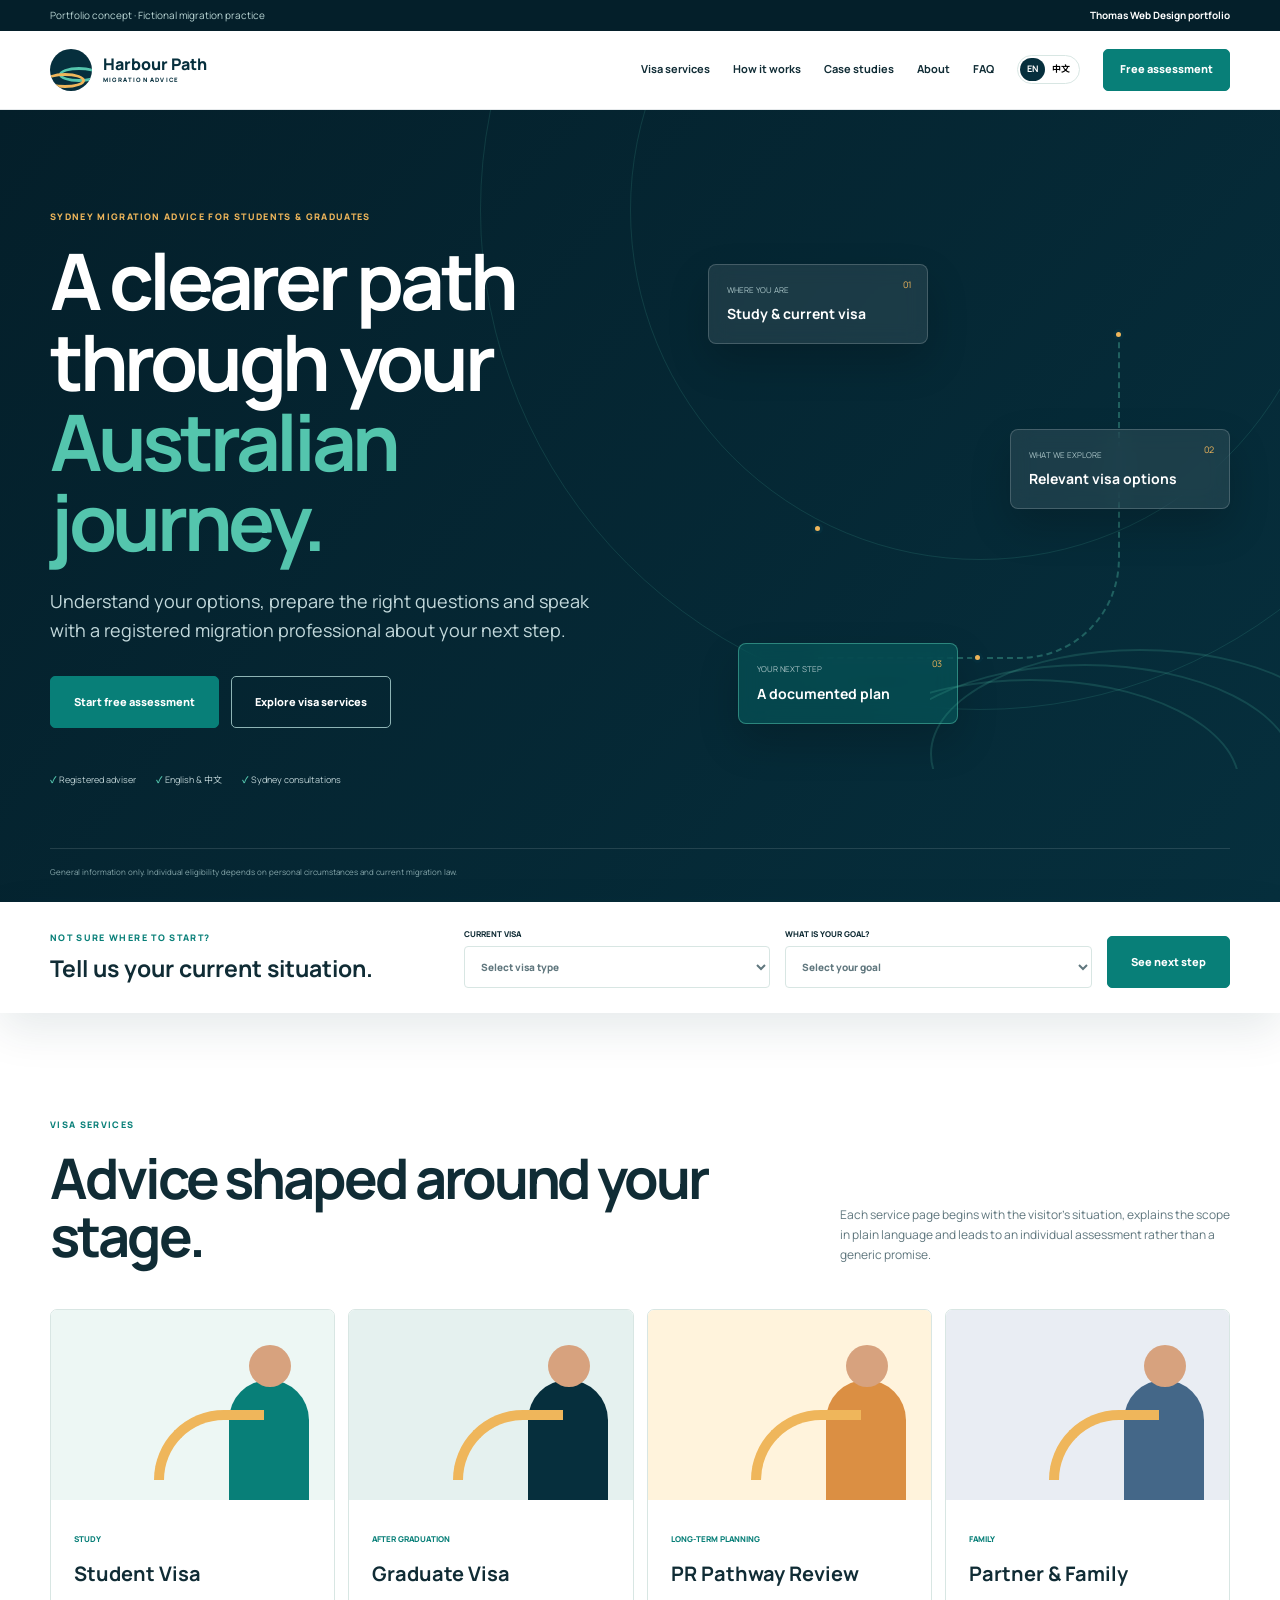
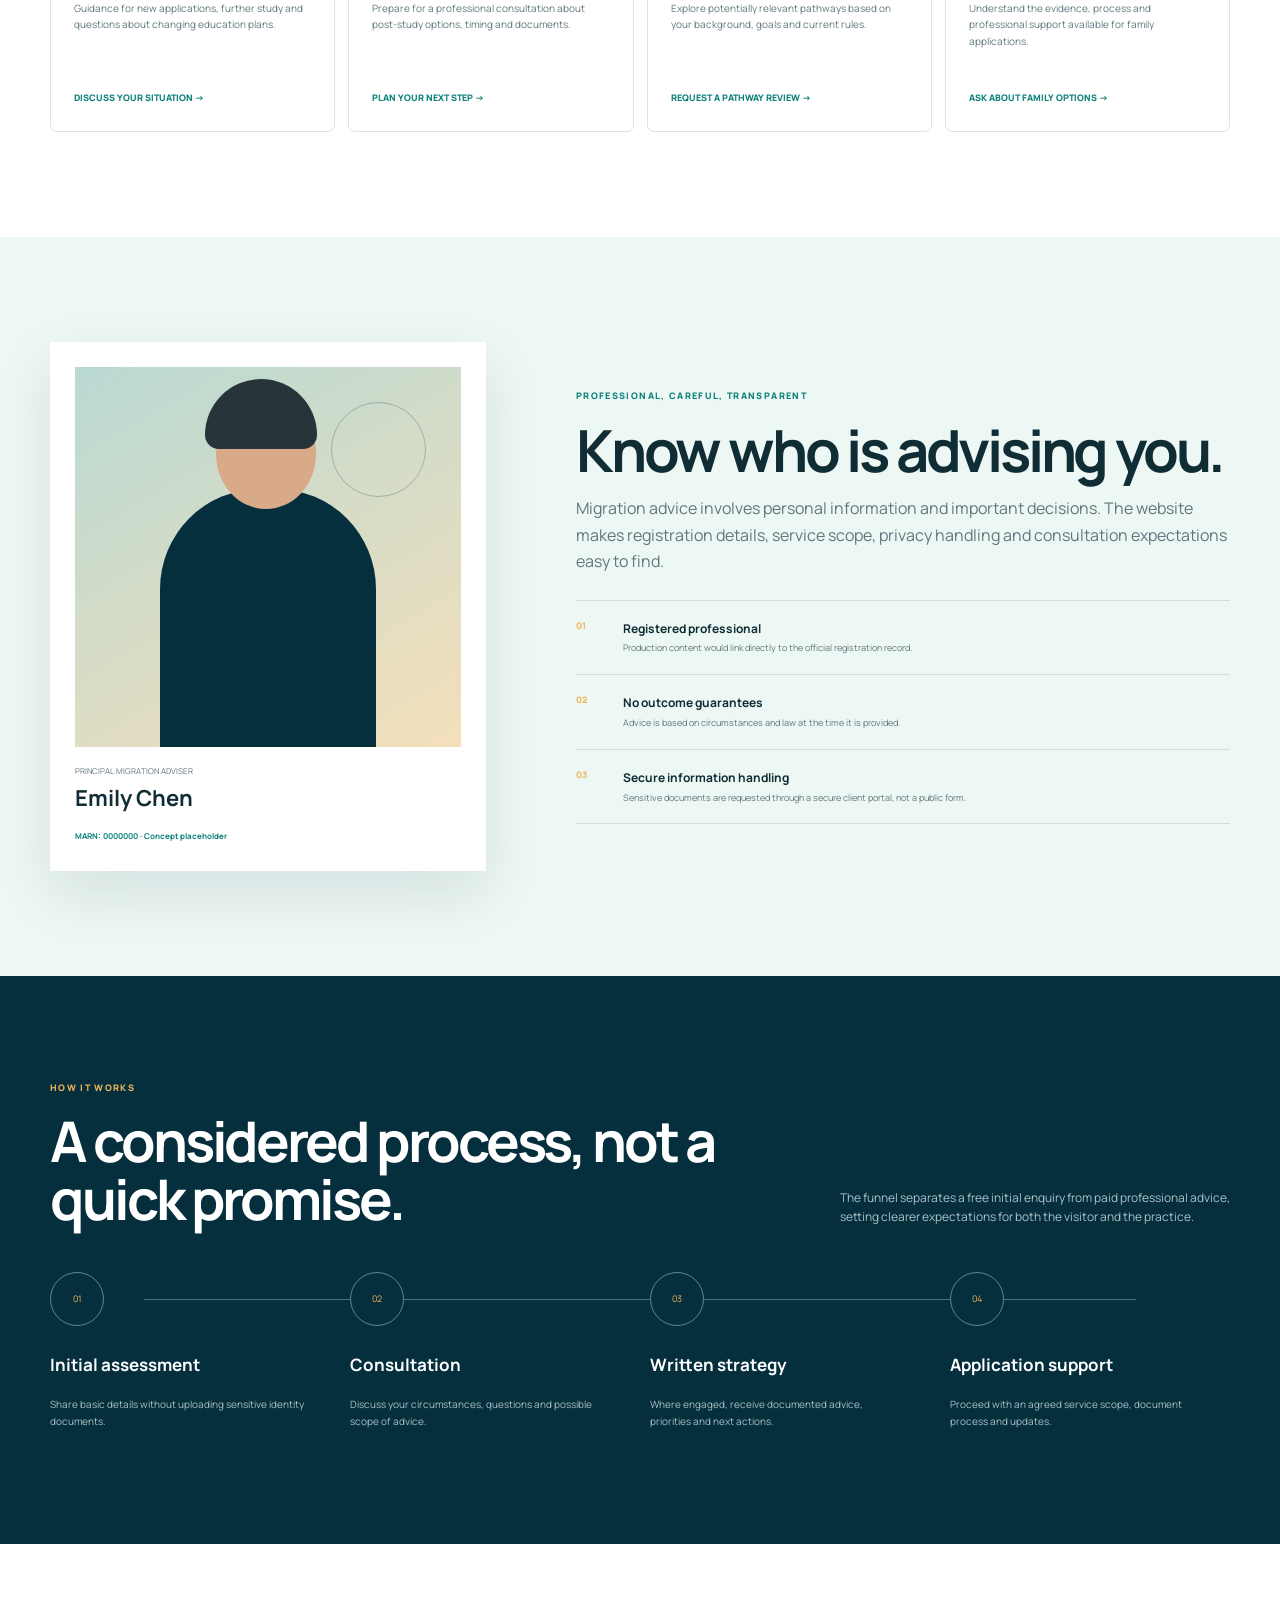
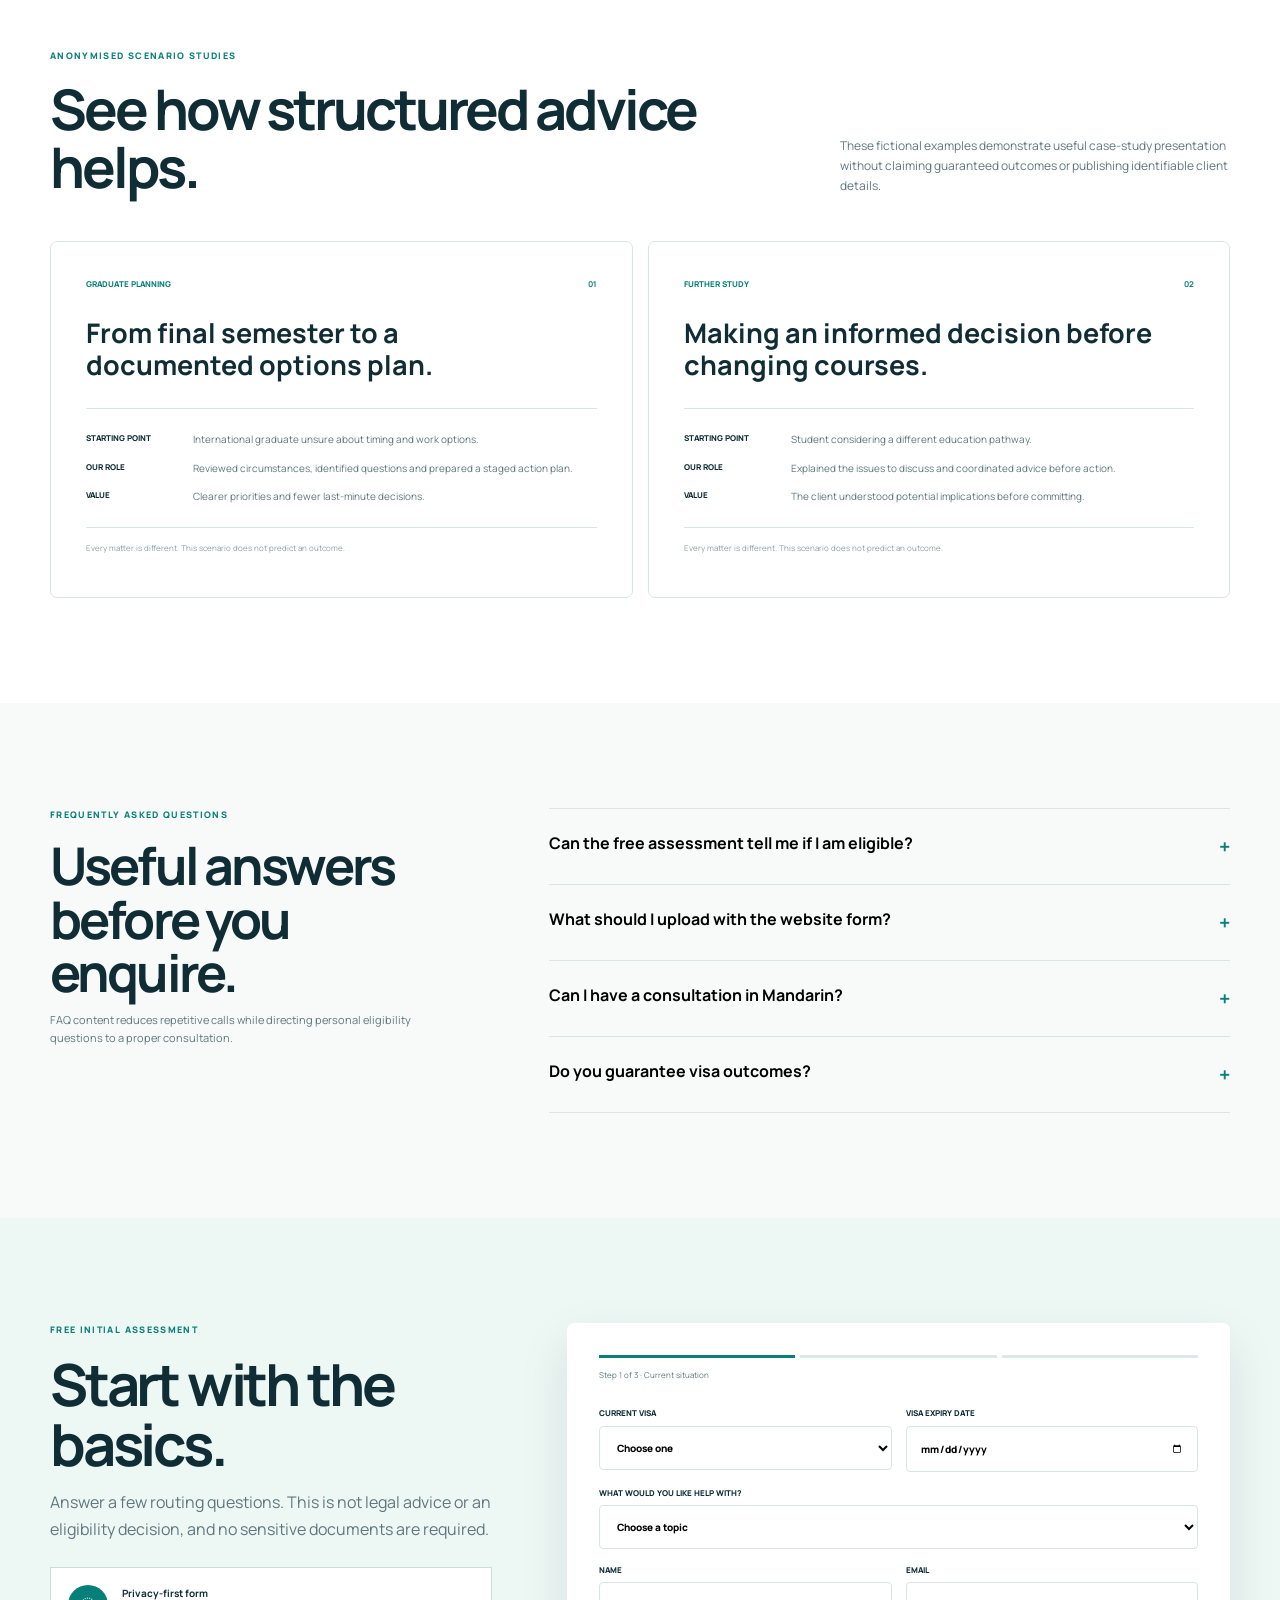
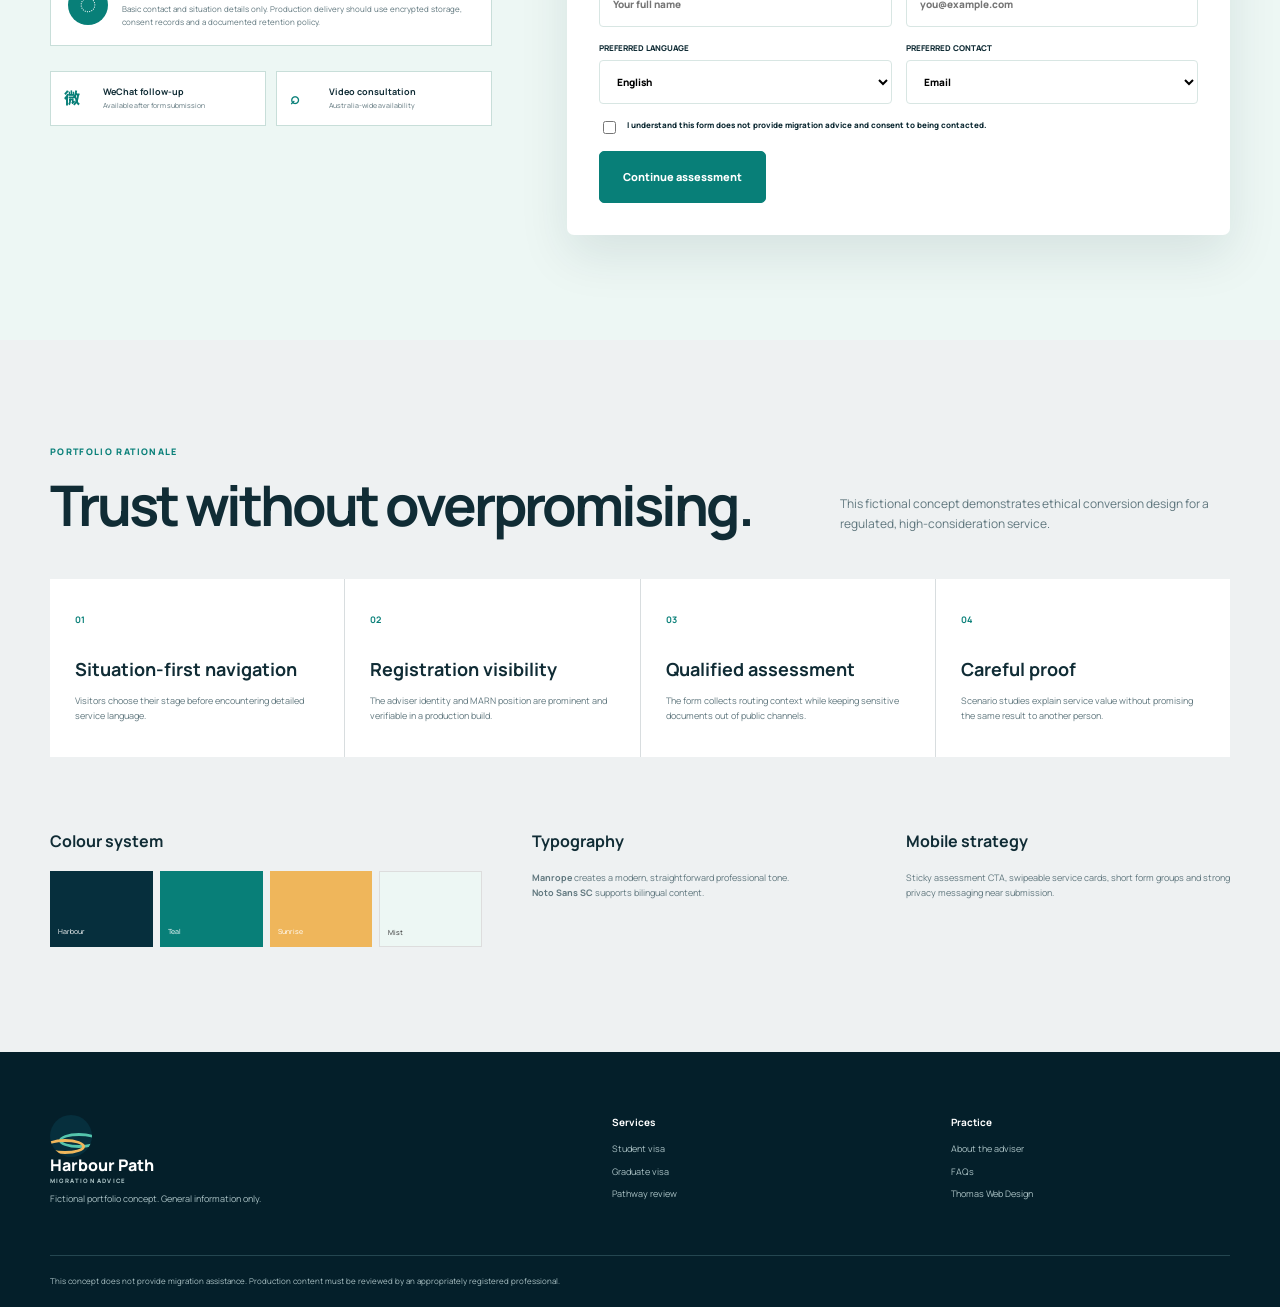
<file: projects/migration/index.html>
<!doctype html>
<html lang="en">
<head>
  <meta charset="utf-8">
  <meta name="viewport" content="width=device-width, initial-scale=1">
  <meta name="description" content="Concept website for a Sydney migration advice practice serving international students and graduates.">
  <title>Harbour Path Migration | Sydney Migration Advice</title>
  <link rel="preconnect" href="https://fonts.googleapis.com">
  <link rel="preconnect" href="https://fonts.gstatic.com" crossorigin>
  <link href="https://fonts.googleapis.com/css2?family=Manrope:wght@400;500;600;700;800&family=Noto+Sans+SC:wght@400;500;600;700&display=swap" rel="stylesheet">
  <link rel="stylesheet" href="../../assets/css/migration.css">
</head>
<body>
  <div class="concept-bar"><span>Portfolio concept · Fictional migration practice</span><a href="../../index.html">Thomas Web Design portfolio</a></div>
  <header class="site-header">
    <nav class="nav shell" aria-label="Primary navigation">
      <a class="brand" href="#home"><span class="brand-mark"><i></i><i></i></span><strong>Harbour Path<small>MIGRATION ADVICE</small></strong></a>
      <button class="menu-button" data-menu aria-expanded="false" aria-label="Open menu"><i></i><i></i><i></i></button>
      <div class="nav-links" data-nav>
        <a href="#services">Visa services</a><a href="#process">How it works</a><a href="#stories">Case studies</a><a href="#about">About</a><a href="#faq">FAQ</a>
        <div class="language"><button class="active" data-language="en">EN</button><button data-language="zh">中文</button></div>
        <a class="button compact" href="#assessment">Free assessment</a>
      </div>
    </nav>
  </header>

  <main id="home">
    <section class="hero">
      <div class="hero-orbit orbit-one"></div><div class="hero-orbit orbit-two"></div>
      <div class="shell hero-grid">
        <div class="hero-copy">
          <p class="eyebrow">Sydney migration advice for students & graduates</p>
          <h1>A clearer path through your <em>Australian journey.</em></h1>
          <p class="lead">Understand your options, prepare the right questions and speak with a registered migration professional about your next step.</p>
          <div class="actions"><a class="button" href="#assessment">Start free assessment</a><a class="button ghost" href="#services">Explore visa services</a></div>
          <div class="credentials"><span><b>✓</b> Registered adviser</span><span><b>✓</b> English & 中文</span><span><b>✓</b> Sydney consultations</span></div>
        </div>
        <div class="pathway-visual" aria-label="Illustrated pathway from study to future goals">
          <div class="visual-card current"><span>01</span><small>Where you are</small><strong>Study & current visa</strong></div>
          <div class="path-line"><i></i><i></i><i></i></div>
          <div class="visual-card options"><span>02</span><small>What we explore</small><strong>Relevant visa options</strong></div>
          <div class="visual-card plan"><span>03</span><small>Your next step</small><strong>A documented plan</strong></div>
          <div class="harbour-shape"><i></i><i></i><i></i></div>
        </div>
      </div>
      <div class="shell hero-disclaimer">General information only. Individual eligibility depends on personal circumstances and current migration law.</div>
    </section>

    <section class="quick-check">
      <div class="shell quick-grid">
        <div><p class="eyebrow">Not sure where to start?</p><h2>Tell us your current situation.</h2></div>
        <label>Current visa<select><option>Select visa type</option><option>Student visa</option><option>Temporary Graduate visa</option><option>Visitor visa</option><option>Other / not sure</option></select></label>
        <label>What is your goal?<select><option>Select your goal</option><option>Continue studying</option><option>Work after graduation</option><option>Explore permanent pathways</option><option>Partner or family options</option></select></label>
        <a class="button" href="#assessment">See next step</a>
      </div>
    </section>

    <section class="section services" id="services">
      <div class="shell">
        <div class="section-heading"><div><p class="eyebrow">Visa services</p><h2>Advice shaped around your stage.</h2></div><p>Each service page begins with the visitor’s situation, explains the scope in plain language and leads to an individual assessment rather than a generic promise.</p></div>
        <div class="service-grid">
          <article><div class="service-art student"><span></span><i></i></div><div class="service-copy"><span class="tag">Study</span><h3>Student Visa</h3><p>Guidance for new applications, further study and questions about changing education plans.</p><a href="#assessment">Discuss your situation →</a></div></article>
          <article><div class="service-art graduate"><span></span><i></i></div><div class="service-copy"><span class="tag">After graduation</span><h3>Graduate Visa</h3><p>Prepare for a professional consultation about post-study options, timing and documents.</p><a href="#assessment">Plan your next step →</a></div></article>
          <article><div class="service-art pathway"><span></span><i></i></div><div class="service-copy"><span class="tag">Long-term planning</span><h3>PR Pathway Review</h3><p>Explore potentially relevant pathways based on your background, goals and current rules.</p><a href="#assessment">Request a pathway review →</a></div></article>
          <article><div class="service-art partner"><span></span><i></i></div><div class="service-copy"><span class="tag">Family</span><h3>Partner & Family</h3><p>Understand the evidence, process and professional support available for family applications.</p><a href="#assessment">Ask about family options →</a></div></article>
        </div>
      </div>
    </section>

    <section class="section confidence" id="about">
      <div class="shell confidence-grid">
        <div class="adviser-card">
          <div class="portrait"><span></span><i></i></div>
          <div><p>Principal Migration Adviser</p><h3>Emily Chen</h3><span class="marn">MARN: 0000000 · Concept placeholder</span></div>
        </div>
        <div class="confidence-copy"><p class="eyebrow">Professional, careful, transparent</p><h2>Know who is advising you.</h2><p>Migration advice involves personal information and important decisions. The website makes registration details, service scope, privacy handling and consultation expectations easy to find.</p>
          <div class="confidence-list"><div><span>01</span><p><strong>Registered professional</strong><small>Production content would link directly to the official registration record.</small></p></div><div><span>02</span><p><strong>No outcome guarantees</strong><small>Advice is based on circumstances and law at the time it is provided.</small></p></div><div><span>03</span><p><strong>Secure information handling</strong><small>Sensitive documents are requested through a secure client portal, not a public form.</small></p></div></div>
        </div>
      </div>
    </section>

    <section class="section process" id="process">
      <div class="shell">
        <div class="section-heading light"><div><p class="eyebrow">How it works</p><h2>A considered process, not a quick promise.</h2></div><p>The funnel separates a free initial enquiry from paid professional advice, setting clearer expectations for both the visitor and the practice.</p></div>
        <div class="process-line">
          <article><span>01</span><div><h3>Initial assessment</h3><p>Share basic details without uploading sensitive identity documents.</p></div></article>
          <article><span>02</span><div><h3>Consultation</h3><p>Discuss your circumstances, questions and possible scope of advice.</p></div></article>
          <article><span>03</span><div><h3>Written strategy</h3><p>Where engaged, receive documented advice, priorities and next actions.</p></div></article>
          <article><span>04</span><div><h3>Application support</h3><p>Proceed with an agreed service scope, document process and updates.</p></div></article>
        </div>
      </div>
    </section>

    <section class="section stories" id="stories">
      <div class="shell">
        <div class="section-heading"><div><p class="eyebrow">Anonymised scenario studies</p><h2>See how structured advice helps.</h2></div><p>These fictional examples demonstrate useful case-study presentation without claiming guaranteed outcomes or publishing identifiable client details.</p></div>
        <div class="story-grid">
          <article><div class="story-top"><span>Graduate planning</span><b>01</b></div><h3>From final semester to a documented options plan.</h3><dl><dt>Starting point</dt><dd>International graduate unsure about timing and work options.</dd><dt>Our role</dt><dd>Reviewed circumstances, identified questions and prepared a staged action plan.</dd><dt>Value</dt><dd>Clearer priorities and fewer last-minute decisions.</dd></dl><p>Every matter is different. This scenario does not predict an outcome.</p></article>
          <article><div class="story-top"><span>Further study</span><b>02</b></div><h3>Making an informed decision before changing courses.</h3><dl><dt>Starting point</dt><dd>Student considering a different education pathway.</dd><dt>Our role</dt><dd>Explained the issues to discuss and coordinated advice before action.</dd><dt>Value</dt><dd>The client understood potential implications before committing.</dd></dl><p>Every matter is different. This scenario does not predict an outcome.</p></article>
        </div>
      </div>
    </section>

    <section class="section faq" id="faq">
      <div class="shell faq-grid">
        <div><p class="eyebrow">Frequently asked questions</p><h2>Useful answers before you enquire.</h2><p>FAQ content reduces repetitive calls while directing personal eligibility questions to a proper consultation.</p></div>
        <div class="faq-list">
          <article class="faq-item"><button data-faq aria-expanded="false"><span>Can the free assessment tell me if I am eligible?</span><b>+</b></button><div><p>No. It helps the team understand the topic and decide the appropriate next step. Eligibility advice requires consideration of your circumstances and current law.</p></div></article>
          <article class="faq-item"><button data-faq aria-expanded="false"><span>What should I upload with the website form?</span><b>+</b></button><div><p>Nothing sensitive. Do not upload passports, identity documents or detailed financial records through a public enquiry form. A secure process would be provided if needed.</p></div></article>
          <article class="faq-item"><button data-faq aria-expanded="false"><span>Can I have a consultation in Mandarin?</span><b>+</b></button><div><p>Yes. Choose Mandarin as your preferred language in the assessment form.</p></div></article>
          <article class="faq-item"><button data-faq aria-expanded="false"><span>Do you guarantee visa outcomes?</span><b>+</b></button><div><p>No. No ethical adviser can guarantee a decision. The service focuses on accurate advice, careful preparation and clear communication.</p></div></article>
        </div>
      </div>
    </section>

    <section class="section assessment" id="assessment">
      <div class="shell assessment-grid">
        <div class="assessment-copy"><p class="eyebrow">Free initial assessment</p><h2>Start with the basics.</h2><p>Answer a few routing questions. This is not legal advice or an eligibility decision, and no sensitive documents are required.</p><div class="privacy-card"><span>◌</span><div><strong>Privacy-first form</strong><small>Basic contact and situation details only. Production delivery should use encrypted storage, consent records and a documented retention policy.</small></div></div><div class="contact-options"><a href="#assessment"><span>微</span><div><strong>WeChat follow-up</strong><small>Available after form submission</small></div></a><a href="#assessment"><span>⌕</span><div><strong>Video consultation</strong><small>Australia-wide availability</small></div></a></div></div>
        <form data-demo-form>
          <div class="form-progress"><span class="active"></span><span></span><span></span><small>Step 1 of 3 · Current situation</small></div>
          <div class="field-row"><label>Current visa<select required><option value="">Choose one</option><option>Student visa</option><option>Temporary Graduate visa</option><option>Visitor visa</option><option>Other / not sure</option></select></label><label>Visa expiry date<input type="date"></label></div>
          <label>What would you like help with?<select required><option value="">Choose a topic</option><option>Student visa</option><option>Graduate visa</option><option>PR pathway review</option><option>Partner or family visa</option><option>Not sure</option></select></label>
          <div class="field-row"><label>Name<input required type="text" placeholder="Your full name"></label><label>Email<input required type="email" placeholder="you@example.com"></label></div>
          <div class="field-row"><label>Preferred language<select><option>English</option><option>中文 / Mandarin</option></select></label><label>Preferred contact<select><option>Email</option><option>Phone</option><option>WeChat</option></select></label></div>
          <label class="consent"><input required type="checkbox"><span>I understand this form does not provide migration advice and consent to being contacted.</span></label>
          <button class="button" type="submit">Continue assessment</button>
          <p class="form-confirmation" hidden>Demo submitted successfully. No personal data has been sent anywhere.</p>
        </form>
      </div>
    </section>

    <section class="design-notes">
      <div class="shell">
        <div class="section-heading"><div><p class="eyebrow">Portfolio rationale</p><h2>Trust without overpromising.</h2></div><p>This fictional concept demonstrates ethical conversion design for a regulated, high-consideration service.</p></div>
        <div class="note-grid"><article><b>01</b><h3>Situation-first navigation</h3><p>Visitors choose their stage before encountering detailed service language.</p></article><article><b>02</b><h3>Registration visibility</h3><p>The adviser identity and MARN position are prominent and verifiable in a production build.</p></article><article><b>03</b><h3>Qualified assessment</h3><p>The form collects routing context while keeping sensitive documents out of public channels.</p></article><article><b>04</b><h3>Careful proof</h3><p>Scenario studies explain service value without promising the same result to another person.</p></article></div>
        <div class="design-system"><div><h3>Colour system</h3><div class="swatches"><span style="--c:#062f3d">Harbour</span><span style="--c:#087f78">Teal</span><span style="--c:#efb65b">Sunrise</span><span style="--c:#edf7f4">Mist</span></div></div><div><h3>Typography</h3><p><strong>Manrope</strong> creates a modern, straightforward professional tone.<br><strong>Noto Sans SC</strong> supports bilingual content.</p></div><div><h3>Mobile strategy</h3><p>Sticky assessment CTA, swipeable service cards, short form groups and strong privacy messaging near submission.</p></div></div>
      </div>
    </section>
  </main>

  <footer class="footer"><div class="shell footer-grid"><div><a class="brand footer-brand" href="#home"><span class="brand-mark"><i></i><i></i></span><strong>Harbour Path<small>MIGRATION ADVICE</small></strong></a><p>Fictional portfolio concept. General information only.</p></div><div><strong>Services</strong><a href="#services">Student visa</a><a href="#services">Graduate visa</a><a href="#services">Pathway review</a></div><div><strong>Practice</strong><a href="#about">About the adviser</a><a href="#faq">FAQs</a><a href="../../index.html">Thomas Web Design</a></div></div><div class="shell legal">This concept does not provide migration assistance. Production content must be reviewed by an appropriately registered professional.</div></footer>
  <a class="mobile-cta" href="#assessment">Start free assessment</a>
  <script src="../../assets/js/case-sites.js"></script>
</body>
</html>
</file>
<file: assets/css/portfolio.css>
:root {
  --ink: #101828;
  --muted: #667085;
  --line: #e4e7ec;
  --paper: #ffffff;
  --soft: #f7f8fa;
  --brand: #635bff;
  --brand-dark: #4238d0;
  --radius: 22px;
  --shadow: 0 20px 55px rgba(16, 24, 40, 0.1);
  --max: 1180px;
}

* { box-sizing: border-box; }
html { scroll-behavior: smooth; }
body {
  margin: 0;
  color: var(--ink);
  background: var(--paper);
  font-family: Inter, "Noto Sans SC", Arial, sans-serif;
  line-height: 1.6;
}
a { color: inherit; text-decoration: none; }
img { display: block; max-width: 100%; }
button, input, select, textarea { font: inherit; }

.container { width: min(calc(100% - 40px), var(--max)); margin-inline: auto; }
.section { padding: 92px 0; }
.section-sm { padding: 60px 0; }
.soft { background: var(--soft); }
.dark { color: #fff; background: #0b0d14; }
.eyebrow {
  margin: 0 0 12px;
  color: var(--brand);
  font-size: 13px;
  font-weight: 800;
  letter-spacing: .12em;
  text-transform: uppercase;
}
h1, h2, h3, p { margin-top: 0; }
h1 { margin-bottom: 24px; font-size: clamp(44px, 7vw, 82px); line-height: 1.02; letter-spacing: -.055em; }
h2 { margin-bottom: 18px; font-size: clamp(32px, 5vw, 54px); line-height: 1.08; letter-spacing: -.04em; }
h3 { margin-bottom: 10px; font-size: 22px; line-height: 1.25; letter-spacing: -.02em; }
.lead { max-width: 700px; color: var(--muted); font-size: clamp(18px, 2.2vw, 22px); }
.dark .lead, .dark .muted { color: #aeb5c4; }
.muted { color: var(--muted); }
.center { text-align: center; }
.center .lead { margin-inline: auto; }

.site-header {
  position: sticky;
  z-index: 20;
  top: 0;
  border-bottom: 1px solid rgba(228, 231, 236, .8);
  background: rgba(255,255,255,.88);
  backdrop-filter: blur(18px);
}
.nav { display: flex; align-items: center; justify-content: space-between; min-height: 74px; }
.logo { font-size: 18px; font-weight: 850; letter-spacing: -.03em; }
.logo span { color: var(--brand); }
.nav-links { display: flex; align-items: center; gap: 28px; font-size: 14px; font-weight: 650; }
.nav-links a:hover { color: var(--brand); }
.menu-btn { display: none; padding: 8px; border: 0; background: transparent; font-size: 24px; }

.btns { display: flex; flex-wrap: wrap; gap: 12px; margin-top: 30px; }
.btn {
  display: inline-flex;
  align-items: center;
  justify-content: center;
  min-height: 50px;
  padding: 0 22px;
  border: 1px solid transparent;
  border-radius: 999px;
  background: var(--brand);
  color: #fff;
  font-size: 15px;
  font-weight: 750;
  transition: .2s ease;
}
.btn:hover { transform: translateY(-2px); background: var(--brand-dark); }
.btn.secondary { border-color: var(--line); color: var(--ink); background: #fff; }
.btn.secondary:hover { border-color: #c2c7d0; background: #fafafa; }

.hero { overflow: hidden; padding: 104px 0 72px; }
.hero-grid { display: grid; grid-template-columns: 1.05fr .95fr; gap: 72px; align-items: center; }
.hero-art {
  position: relative;
  min-height: 520px;
  border-radius: 32px;
  background:
    radial-gradient(circle at 72% 15%, rgba(118, 105, 255, .9), transparent 30%),
    radial-gradient(circle at 15% 85%, rgba(24, 210, 173, .8), transparent 34%),
    #111423;
  box-shadow: var(--shadow);
}
.browser {
  position: absolute;
  inset: 56px -28px -28px 52px;
  overflow: hidden;
  border: 1px solid rgba(255,255,255,.15);
  border-radius: 20px;
  background: #fff;
  box-shadow: 0 26px 70px rgba(0,0,0,.35);
  transform: rotate(2deg);
}
.browser-bar { height: 38px; background: #f1f2f4; }
.browser-screen { display: grid; place-items: center; height: calc(100% - 38px); padding: 38px; background: linear-gradient(145deg,#f6f5ff,#fff); }
.mini-layout { width: 100%; }
.mini-line { height: 12px; margin: 12px 0; border-radius: 8px; background: #d9d6ff; }
.mini-line.bold { width: 85%; height: 28px; background: #282343; }
.mini-line.short { width: 55%; }
.mini-cards { display: grid; grid-template-columns: repeat(3,1fr); gap: 12px; margin-top: 34px; }
.mini-card { height: 125px; border-radius: 14px; background: #fff; box-shadow: 0 12px 30px rgba(16,24,40,.08); }

.stats { display: grid; grid-template-columns: repeat(3,1fr); gap: 1px; margin-top: 70px; border: 1px solid var(--line); border-radius: var(--radius); background: var(--line); overflow: hidden; }
.stat { padding: 30px; background: #fff; }
.stat strong { display: block; margin-bottom: 4px; font-size: 30px; letter-spacing: -.04em; }

.grid-2 { display: grid; grid-template-columns: repeat(2,1fr); gap: 28px; }
.grid-3 { display: grid; grid-template-columns: repeat(3,1fr); gap: 24px; }
.card { padding: 28px; border: 1px solid var(--line); border-radius: var(--radius); background: #fff; }
.card-number { margin-bottom: 28px; color: var(--brand); font-size: 13px; font-weight: 850; }

.project {
  position: relative;
  overflow: hidden;
  min-height: 500px;
  padding: 36px;
  border-radius: 28px;
  color: #fff;
  box-shadow: var(--shadow);
}
.project::after {
  position: absolute;
  inset: 0;
  background: linear-gradient(to top, rgba(0,0,0,.64), transparent 65%);
  content: "";
}
.project > * { position: relative; z-index: 2; }
.project-content { position: absolute; right: 36px; bottom: 34px; left: 36px; }
.project h3 { max-width: 530px; font-size: clamp(28px,4vw,42px); }
.project-tag { display: inline-block; margin-bottom: 14px; padding: 6px 10px; border: 1px solid rgba(255,255,255,.25); border-radius: 999px; background: rgba(255,255,255,.12); font-size: 12px; }
.project-koko { background: radial-gradient(circle at 80% 20%, #ff2bd6, transparent 28%), radial-gradient(circle at 20% 60%, #04d9ff, transparent 32%), #11062e; }
.project-accounting { color: #102a43; background: radial-gradient(circle at 80% 15%, #bdd7ff, transparent 28%), linear-gradient(135deg,#f4f8ff,#dfeaff); }
.project-accounting::after { background: linear-gradient(to top,rgba(230,240,255,.9),transparent); }
.project-migration { background: radial-gradient(circle at 85% 18%, #4fc6a5, transparent 30%), linear-gradient(140deg,#072c3a,#0a5265); }

.process { counter-reset: process; }
.process-item { display: grid; grid-template-columns: 70px 1fr; gap: 16px; padding: 24px 0; border-bottom: 1px solid var(--line); }
.process-item::before { counter-increment: process; content: "0" counter(process); color: var(--brand); font-weight: 850; }

.cta { padding: 52px; border-radius: 30px; color: #fff; background: linear-gradient(125deg,#17142c,#4b3fd2); }
.cta-grid { display: grid; grid-template-columns: 1fr auto; gap: 30px; align-items: center; }

footer { padding: 38px 0; border-top: 1px solid var(--line); color: var(--muted); font-size: 14px; }
.footer-row { display: flex; justify-content: space-between; gap: 20px; }

/* Case studies */
.case-hero { padding: 86px 0 58px; }
.case-meta { display: flex; flex-wrap: wrap; gap: 10px; margin-bottom: 26px; }
.pill { padding: 7px 12px; border: 1px solid var(--line); border-radius: 999px; color: var(--muted); font-size: 12px; font-weight: 700; }
.case-cover { min-height: 560px; margin-top: 52px; border-radius: 30px; box-shadow: var(--shadow); }
.koko-cover { background: radial-gradient(circle at 70% 20%,#ff2bd6,transparent 24%), radial-gradient(circle at 18% 75%,#01d8ff,transparent 28%), linear-gradient(145deg,#0b0320,#25064c); }
.accounting-cover { background: radial-gradient(circle at 75% 20%,#a5c5ff,transparent 25%), linear-gradient(145deg,#f8fbff,#cfdef5); }
.migration-cover { background: radial-gradient(circle at 75% 20%,#58d1b0,transparent 25%), linear-gradient(145deg,#052936,#0a586b); }
.cover-ui { display: grid; place-items: center; min-height: 560px; padding: 8%; }
.cover-window { width: min(900px,100%); padding: 18px; border: 1px solid rgba(255,255,255,.25); border-radius: 20px; background: rgba(255,255,255,.92); box-shadow: 0 28px 70px rgba(0,0,0,.25); }
.cover-nav { height: 20px; margin-bottom: 20px; border-radius: 10px; background: #e9ebef; }
.cover-body { display: grid; grid-template-columns: 1.2fr .8fr; gap: 18px; }
.cover-panel { min-height: 250px; padding: 28px; border-radius: 14px; background: #f6f7f9; }
.cover-panel.accent { background: var(--case-accent,#6d5dfc); }

.sticky-grid { display: grid; grid-template-columns: .72fr 1.28fr; gap: 80px; }
.sticky { position: sticky; top: 110px; align-self: start; }
.feature { padding: 32px 0; border-bottom: 1px solid var(--line); }
.feature:first-child { padding-top: 0; }
.swatches { display: flex; gap: 14px; margin-top: 24px; }
.swatch { width: 72px; height: 72px; border: 1px solid rgba(0,0,0,.08); border-radius: 50%; }
.flow { display: flex; flex-wrap: wrap; align-items: center; gap: 10px; }
.flow-step { padding: 12px 16px; border: 1px solid var(--line); border-radius: 12px; background: #fff; font-size: 14px; font-weight: 700; }
.arrow { color: var(--brand); font-weight: 800; }
.mock-section { margin: 24px 0; padding: 38px; border: 1px solid var(--line); border-radius: 22px; background: #fff; }
.mock-section small { color: var(--brand); font-weight: 800; text-transform: uppercase; }
.form { display: grid; gap: 12px; }
.form input, .form select, .form textarea { width: 100%; padding: 14px 16px; border: 1px solid var(--line); border-radius: 12px; background: #fff; }

@media (max-width: 850px) {
  .section { padding: 68px 0; }
  .nav-links { display: none; position: absolute; top: 74px; right: 20px; left: 20px; flex-direction: column; align-items: stretch; padding: 22px; border: 1px solid var(--line); border-radius: 18px; background: #fff; box-shadow: var(--shadow); }
  .nav-links.open { display: flex; }
  .menu-btn { display: block; }
  .hero { padding-top: 66px; }
  .hero-grid, .grid-2, .grid-3, .sticky-grid, .cta-grid { grid-template-columns: 1fr; }
  .hero-art { min-height: 400px; margin-top: 12px; }
  .browser { inset: 42px 18px -18px 28px; }
  .stats { grid-template-columns: 1fr; }
  .sticky { position: static; }
  .case-cover, .cover-ui { min-height: 390px; }
}

@media (max-width: 560px) {
  .container { width: min(calc(100% - 28px), var(--max)); }
  h1 { font-size: 43px; }
  .hero-art { min-height: 330px; }
  .browser { inset: 30px 12px -12px 18px; }
  .browser-screen { padding: 22px; }
  .mini-card { height: 86px; }
  .project { min-height: 430px; padding: 24px; }
  .project-content { right: 24px; bottom: 24px; left: 24px; }
  .cta { padding: 30px 24px; }
  .cover-body { grid-template-columns: 1fr; }
  .cover-panel { min-height: 125px; padding: 18px; }
  .cover-panel.accent { display: none; }
  .mock-section { padding: 24px; }
  .footer-row { flex-direction: column; }
}
</file>
<file: assets/css/accounting.css>
:root{--navy:#102a43;--green:#2f6b5f;--gold:#c9a86a;--paper:#f5f1e9;--white:#fff;--ink:#18212b;--muted:#63707a;--line:#dfe3e2;--shell:1180px;--serif:"DM Serif Display",Georgia,serif;--sans:Inter,"Noto Sans SC",Arial,sans-serif}
*{box-sizing:border-box}html{scroll-behavior:smooth}body{margin:0;overflow-x:hidden;color:var(--ink);background:#fff;font-family:var(--sans);line-height:1.65}a{color:inherit;text-decoration:none}button,input,select,textarea{font:inherit}.shell{width:min(calc(100% - 40px),var(--shell));margin:auto}.concept-bar{display:flex;justify-content:space-between;padding:7px max(20px,calc((100vw - var(--shell))/2));color:#dce5e8;background:var(--navy);font-size:10px;letter-spacing:.04em}.concept-bar a{color:#fff;font-weight:700}
.site-header{position:sticky;z-index:30;top:0;border-bottom:1px solid rgba(16,42,67,.1);background:rgba(255,255,255,.96);backdrop-filter:blur(12px)}.nav{display:flex;min-height:78px;align-items:center;gap:30px}.brand{display:flex;align-items:center;gap:10px;margin-right:auto}.brand>span{display:grid;width:39px;height:39px;place-items:center;border-radius:50% 50% 50% 6px;color:#fff;background:var(--green);font-family:var(--serif);font-size:24px}.brand strong,.brand small{display:block}.brand strong{color:var(--navy);font-family:var(--serif);font-size:20px;line-height:.9}.brand small{margin-top:5px;font-family:var(--sans);font-size:6px;letter-spacing:.18em}.nav-links{display:flex;align-items:center;gap:25px;font-size:12px;font-weight:700}.nav-links>a:not(.button):hover{color:var(--green)}.language{display:flex;border:1px solid var(--line);border-radius:99px;padding:2px}.language button{padding:4px 7px;border:0;border-radius:99px;background:none;font-size:9px}.language button.active{color:#fff;background:var(--navy)}.menu-button{display:none;border:0;background:none}.menu-button i{display:block;width:24px;height:2px;margin:5px;background:var(--navy)}
.button{display:inline-flex;min-height:52px;align-items:center;justify-content:center;padding:0 23px;border:1px solid var(--green);border-radius:3px;color:#fff;background:var(--green);font-size:12px;font-weight:800;transition:.2s}.button:hover{background:#23564c;transform:translateY(-2px)}.button.compact{min-height:42px;padding-inline:16px}.eyebrow{margin:0 0 15px;color:var(--green);font-size:10px;font-weight:800;letter-spacing:.14em;text-transform:uppercase}.lead{color:#4f606a;font-size:19px}.hero{padding:95px 0 80px;background:linear-gradient(115deg,#fbfaf6 0%,#f4f0e7 62%,#e6ede8 62%)}.hero-grid{display:grid;grid-template-columns:1.15fr .85fr;gap:85px;align-items:center}.hero h1,.section h2,.design-notes h2{margin:0;font-family:var(--serif);font-size:clamp(48px,6vw,78px);font-weight:400;line-height:1.02;letter-spacing:-.025em}.hero h1 em{color:var(--green);font-style:normal}.hero-copy .lead{max-width:650px;margin:25px 0}.actions{display:flex;align-items:center;gap:25px;margin-top:30px}.text-link{color:var(--navy);font-size:12px;font-weight:800}.text-link span{color:var(--gold)}.trust-line{display:flex;gap:22px;margin-top:48px;color:var(--muted);font-size:10px;font-weight:700}.trust-line span::before{margin-right:7px;color:var(--green);content:"✓"}
.hero-panel{padding:14px 30px 24px;border-radius:4px;background:#fff;box-shadow:0 24px 60px rgba(16,42,67,.12)}.panel-label{margin:0 -30px 3px;padding:15px 30px;border-bottom:1px solid var(--line);color:var(--muted);font-size:9px;font-weight:800;letter-spacing:.12em;text-transform:uppercase}.hero-panel>a{display:grid;grid-template-columns:38px 1fr auto;gap:13px;align-items:center;padding:21px 0;border-bottom:1px solid var(--line)}.hero-panel strong,.hero-panel small{display:block}.hero-panel strong{font-family:var(--serif);font-size:19px}.hero-panel small{color:var(--muted);font-size:9px}.hero-panel b{color:var(--gold)}.service-icon{display:grid;width:35px;height:35px;place-items:center;border-radius:50%;color:var(--green);background:#eaf1ee;font-size:9px;font-weight:800}.response-note{margin-top:18px;color:var(--muted);font-size:9px}.response-note i{display:inline-block;width:7px;height:7px;margin-right:6px;border-radius:50%;background:#4ca96b}
.proof-strip{border-top:1px solid var(--line);border-bottom:1px solid var(--line)}.proof-grid{display:grid;grid-template-columns:repeat(4,1fr)}.proof-grid div{padding:24px 28px;border-right:1px solid var(--line)}.proof-grid div:first-child{padding-left:0}.proof-grid div:last-child{border:0}.proof-grid strong,.proof-grid span{display:block}.proof-grid strong{color:var(--navy);font-family:var(--serif);font-size:24px}.proof-grid span{color:var(--muted);font-size:9px}
.section,.design-notes{padding:100px 0}.section-heading{display:grid;grid-template-columns:1fr 390px;gap:60px;align-items:end;margin-bottom:45px}.section-heading h2{font-size:55px}.section-heading>p{margin:0;color:var(--muted);font-size:13px}.service-grid{display:grid;grid-template-columns:repeat(3,1fr);gap:15px}.service-grid article{position:relative;padding:32px;border:1px solid var(--line);background:#fff}.service-grid article:hover{border-color:var(--green);box-shadow:0 15px 35px rgba(16,42,67,.08)}.number{position:absolute;top:20px;right:22px;color:#a3aba8;font-size:9px}.line-icon{width:46px;height:46px;margin-bottom:28px;border:1px solid var(--gold);border-radius:50%}.service-grid h3,.process-grid h3,.note-grid h3{margin:0;font-family:var(--serif);font-size:28px;font-weight:400}.service-grid p,.service-grid li{color:var(--muted);font-size:11px}.service-grid ul{min-height:83px;padding-left:17px}.service-grid a{color:var(--green);font-size:10px;font-weight:800;text-transform:uppercase}
.audience{background:var(--paper)}.audience-grid{display:grid;grid-template-columns:1fr 1fr;gap:90px;align-items:center}.audience-visual{position:relative}.office-scene{position:relative;min-height:500px;overflow:hidden;border-radius:4px;background:linear-gradient(#dbe6e3 0 58%,#cdbb9e 58%)}.window{position:absolute;top:45px;right:45px;left:45px;height:205px;border:12px solid #fff;background:linear-gradient(155deg,#a7c9d2,#eef5f2)}.desk{position:absolute;right:55px;bottom:110px;left:55px;height:18px;background:#7c5c43;box-shadow:0 115px 0 -5px #5d4432}.plant{position:absolute;right:75px;bottom:128px;width:55px;height:110px;border-radius:60% 10%;background:#668f72;transform:rotate(13deg)}.person-one,.person-two{position:absolute;bottom:128px;width:90px;height:175px;border-radius:50px 50px 8px 8px;background:var(--navy)}.person-one{left:95px}.person-two{left:225px;background:var(--green)}.person-one::before,.person-two::before{position:absolute;top:-40px;left:24px;width:43px;height:43px;border-radius:50%;background:#d6a882;content:""}.floating-card{position:absolute;right:-25px;bottom:30px;width:230px;padding:22px;color:#fff;background:var(--navy);box-shadow:0 18px 35px rgba(16,42,67,.2)}.floating-card strong,.floating-card span{display:block}.floating-card strong{font-size:18px}.floating-card span{margin-top:5px;color:#cdd9df;font-size:10px}.audience-copy>p:not(.eyebrow){color:var(--muted)}.check-list{margin-top:25px;border-top:1px solid #d8d3ca}.check-list>div{display:grid;grid-template-columns:28px 1fr;gap:10px;padding:17px 0;border-bottom:1px solid #d8d3ca}.check-list b{color:var(--green)}.check-list strong,.check-list small{display:block}.check-list strong{font-size:12px}.check-list small{color:var(--muted);font-size:9px}.wechat-link{display:grid;grid-template-columns:42px 1fr auto;gap:13px;align-items:center;margin-top:25px;padding:15px;border:1px solid #cbd9d2;background:#fff}.wechat-link>span{display:grid;width:40px;height:40px;place-items:center;border-radius:50%;color:#fff;background:#19a15f;font-weight:800}.wechat-link strong,.wechat-link small{display:block}.wechat-link strong{font-size:11px}.wechat-link small{color:var(--muted);font-size:8px}
.center-heading{text-align:center}.center-heading h2{font-size:55px}.process-grid{display:grid;grid-template-columns:repeat(4,1fr);margin-top:45px}.process-grid div{padding:25px;border-left:1px solid var(--line)}.process-grid span{color:var(--gold);font-size:9px;font-weight:800}.process-grid p{color:var(--muted);font-size:10px}.testimonials{color:#fff;background:var(--navy)}.testimonials .eyebrow{color:#d8bd83}.testimonials .section-heading>p{color:#b8c5cc}.testimonial-grid{display:grid;grid-template-columns:repeat(2,1fr);gap:16px}.testimonial-grid blockquote{margin:0;padding:35px;border:1px solid #3a5369}.testimonial-grid blockquote>div{color:var(--gold);font-size:11px;letter-spacing:.15em}.testimonial-grid blockquote>p{font-family:var(--serif);font-size:25px;line-height:1.35}.testimonial-grid footer{display:flex;align-items:center;gap:12px}.testimonial-grid footer>span{display:grid;width:38px;height:38px;place-items:center;border-radius:50%;color:var(--navy);background:var(--paper);font-size:10px}.testimonial-grid strong,.testimonial-grid small{display:block}.testimonial-grid strong{font-size:10px}.testimonial-grid small{color:#aebdc5;font-weight:400}
.insights{background:#fafafa}.faq-list{border-top:1px solid var(--line)}.faq-item{border-bottom:1px solid var(--line)}.faq-item button{display:flex;width:100%;justify-content:space-between;padding:22px 0;border:0;background:none;text-align:left;font-family:var(--serif);font-size:20px}.faq-item button b{color:var(--green)}.faq-item>div{display:grid;grid-template-rows:0fr;transition:.25s}.faq-item>div p{overflow:hidden;margin:0;max-width:760px;color:var(--muted);font-size:11px}.faq-item.open>div{grid-template-rows:1fr}.faq-item.open>div p{padding-bottom:22px}.faq-item.open button b{transform:rotate(45deg)}
.consultation{background:var(--paper)}.consultation-grid{display:grid;grid-template-columns:.75fr 1.25fr;gap:85px}.consultation-grid h2{font-size:55px}.consultation-grid>div>p:not(.eyebrow){color:var(--muted)}.contact-detail{padding:15px 0;border-top:1px solid #d8d3ca}.contact-detail span,.contact-detail strong{display:block}.contact-detail span{color:var(--muted);font-size:8px;text-transform:uppercase}.contact-detail strong{font-size:11px}.consultation form{padding:32px;background:#fff;box-shadow:0 18px 50px rgba(16,42,67,.1)}.field-row{display:grid;grid-template-columns:1fr 1fr;gap:14px}.consultation label{display:block;margin-bottom:14px;font-size:9px;font-weight:800;text-transform:uppercase}.consultation input:not([type=checkbox]),.consultation select,.consultation textarea{width:100%;margin-top:6px;padding:13px;border:1px solid var(--line);border-radius:2px;background:#fff;font-size:11px}.consent{display:flex!important;align-items:center;gap:8px;text-transform:none!important}.form-confirmation{margin:14px 0 0;color:var(--green);font-size:10px;font-weight:700}
.design-notes{background:#eef1f2}.note-grid{display:grid;grid-template-columns:repeat(4,1fr);gap:1px;background:#d8dddf}.note-grid article{padding:25px;background:#fff}.note-grid b{color:var(--green);font-size:9px}.note-grid h3{margin-top:25px;font-size:22px}.note-grid p,.design-system p{color:var(--muted);font-size:10px}.design-system{display:grid;grid-template-columns:1.2fr .9fr .9fr;gap:50px;margin-top:60px}.design-system h3{font-family:var(--serif);font-size:20px}.swatches{display:grid;grid-template-columns:repeat(4,1fr);gap:7px}.swatches span{padding:55px 8px 8px;color:#fff;background:var(--c);font-size:7px}.swatches span:last-child{border:1px solid #ddd;color:#333}
.footer{padding:55px 0;color:#bfccd2;background:#0b2235}.footer-grid{display:grid;grid-template-columns:1.8fr 1fr 1fr;gap:60px}.footer-brand strong{color:#fff}.footer-brand small{color:#bfccd2}.footer-grid p,.footer-grid a{display:block;margin:8px 0;font-size:9px}.footer-grid>div>strong{color:#fff;font-size:10px}.mobile-cta{display:none}
@media(max-width:900px){.nav-links{display:none;position:absolute;top:78px;right:20px;left:20px;flex-direction:column;align-items:stretch;padding:20px;background:#fff;box-shadow:0 15px 35px rgba(16,42,67,.15)}.nav-links.open{display:flex}.menu-button{display:block}.hero-grid,.audience-grid,.consultation-grid{grid-template-columns:1fr}.hero{background:linear-gradient(145deg,#fbfaf6,#e6ede8)}.section-heading{grid-template-columns:1fr}.service-grid{grid-template-columns:1fr 1fr}.process-grid,.note-grid{grid-template-columns:repeat(2,1fr)}.design-system{grid-template-columns:1fr}.audience-grid{gap:45px}.footer-grid{grid-template-columns:1fr 1fr}}
@media(max-width:600px){body{padding-bottom:58px}.shell{width:min(calc(100% - 28px),var(--shell))}.concept-bar span{display:none}.concept-bar{justify-content:flex-end}.nav{min-height:66px}.nav-links{top:66px}.hero{padding:65px 0}.hero h1{font-size:49px}.hero-copy .lead{font-size:15px}.actions{align-items:stretch;flex-direction:column}.trust-line{display:grid;grid-template-columns:1fr 1fr;gap:8px}.proof-grid{grid-template-columns:repeat(2,1fr)}.proof-grid div{padding:17px;border-bottom:1px solid var(--line)}.section,.design-notes{padding:70px 0}.section-heading h2,.center-heading h2,.consultation-grid h2{font-size:43px}.service-grid,.testimonial-grid,.process-grid,.note-grid,.footer-grid{grid-template-columns:1fr}.office-scene{min-height:380px}.person-one{left:50px}.person-two{left:160px}.floating-card{right:-5px}.field-row{grid-template-columns:1fr}.consultation form{padding:20px}.design-system{gap:20px}.footer-grid{gap:25px}.mobile-cta{position:fixed;z-index:40;right:0;bottom:0;left:0;display:grid;height:58px;place-items:center;color:#fff;background:var(--green);font-size:11px;font-weight:800}.section-heading{gap:10px}.testimonial-grid blockquote>p{font-size:21px}}
@media(prefers-reduced-motion:reduce){*{scroll-behavior:auto!important;transition:none!important}}
.hero-grid>*{min-width:0}
@media(max-width:600px){
  .concept-bar{display:block;overflow:hidden;text-align:right;white-space:nowrap}
  .nav{position:relative;padding-right:48px}
  .menu-button{position:absolute;right:0}
  .hero h1{max-width:100%;font-size:42px;overflow-wrap:anywhere}
  .hero-copy .lead{font-size:14px}
}
</file>
<file: assets/css/koko.css>
:root {
  --orange: #ef4823;
  --red: #d8271f;
  --black: #151515;
  --cream: #f4efe8;
  --paper: #fffdf9;
  --grey: #676767;
  --line: #ded8cf;
  --wrap: 1220px;
  --display: "Barlow Condensed", Impact, sans-serif;
  --body: Inter, Arial, sans-serif;
}

* { box-sizing: border-box; }
html { scroll-behavior: smooth; }
body { margin: 0; overflow-x: clip; color: var(--black); background: var(--paper); font-family: var(--body); line-height: 1.55; }
a { color: inherit; text-decoration: none; }
button { color: inherit; font: inherit; }
img { display: block; max-width: 100%; }
.wrap { width: min(calc(100% - 40px), var(--wrap)); margin-inline: auto; }
.concept-note { display: flex; justify-content: space-between; gap: 20px; padding: 8px max(20px, calc((100vw - var(--wrap))/2)); color: #d1d1d1; background: #090909; font-size: 11px; letter-spacing: .04em; }
.concept-note a { color: #fff; font-weight: 700; }

.k-header { position: sticky; z-index: 50; top: 0; border-bottom: 1px solid rgba(0,0,0,.08); background: rgba(255,253,249,.95); backdrop-filter: blur(14px); }
.k-nav { display: flex; align-items: center; min-height: 76px; gap: 30px; }
.k-logo { display: flex; width: 118px; flex-direction: column; margin-right: auto; color: var(--orange); line-height: .78; }
.k-logo strong { font-family: var(--display); font-size: 38px; font-weight: 900; letter-spacing: -.07em; }
.k-logo small { margin-left: 2px; color: var(--black); font-size: 7px; font-weight: 800; letter-spacing: .24em; }
.k-links { display: flex; gap: 27px; font-size: 12px; font-weight: 800; letter-spacing: .055em; text-transform: uppercase; }
.k-links a { position: relative; padding: 28px 0; }
.k-links a::after { position: absolute; right: 0; bottom: 19px; left: 0; height: 2px; background: var(--orange); content: ""; transform: scaleX(0); transition: .2s; }
.k-links a:hover::after { transform: scaleX(1); }
.k-menu { display: none; padding: 8px; border: 0; background: none; }
.k-menu span { display: block; width: 24px; height: 2px; margin: 5px; background: var(--black); }

.k-button { display: inline-flex; min-height: 54px; align-items: center; justify-content: center; padding: 0 25px; border: 2px solid var(--orange); border-radius: 4px; color: #fff; background: var(--orange); font-size: 13px; font-weight: 800; letter-spacing: .04em; text-transform: uppercase; transition: .2s; }
.k-button:hover { border-color: var(--red); background: var(--red); transform: translateY(-2px); }
.k-button.small { min-height: 42px; padding: 0 17px; font-size: 11px; }
.k-button.outline { border-color: rgba(255,255,255,.75); background: transparent; }
.k-button.outline:hover { color: var(--black); background: #fff; }
.k-button.pale { border-color: #fff; color: var(--black); background: #fff; }
.k-button.light-button { border-color: #fff; color: var(--red); background: #fff; }

.k-hero { position: relative; display: grid; min-height: calc(100vh - 108px); align-items: center; overflow: hidden; color: #fff; background: #19100f; }
.hero-photo { position: absolute; inset: 0; background: url("https://static.wixstatic.com/media/183db3_7acc19ff33c74aebb6649771f3a54ddc~mv2.jpg/v1/fill/w_1800,h_1100,al_c,q_82/183db3_7acc19ff33c74aebb6649771f3a54ddc~mv2.jpg") center/cover no-repeat; transform: scale(1.01); }
.hero-shade { position: absolute; inset: 0; background: linear-gradient(90deg,rgba(12,7,6,.9) 0%,rgba(12,7,6,.62) 48%,rgba(12,7,6,.1) 82%), linear-gradient(0deg,rgba(12,7,6,.55),transparent 45%); }
.hero-copy { position: relative; z-index: 2; padding-top: 60px; padding-bottom: 95px; }
.k-kicker { display: flex; align-items: center; gap: 10px; margin: 0 0 20px; font-size: 11px; font-weight: 800; letter-spacing: .14em; text-transform: uppercase; }
.k-kicker span { width: 28px; height: 3px; background: var(--orange); }
.k-kicker.dark { color: var(--red); }
.k-hero h1, .k-section h2, .visit-cta h2, .design-rationale h2 { margin: 0; font-family: var(--display); font-weight: 900; letter-spacing: -.035em; line-height: .88; text-transform: uppercase; }
.k-hero h1 { max-width: 760px; font-size: clamp(72px, 10vw, 138px); }
.k-hero h1 em { color: var(--orange); font-style: normal; }
.hero-copy > p:not(.k-kicker) { max-width: 610px; margin: 30px 0 0; color: #eee; font-size: 18px; }
.hero-actions { display: flex; flex-wrap: wrap; align-items: center; gap: 12px; margin-top: 32px; }
.hero-facts { display: flex; gap: 0; margin-top: 54px; }
.hero-facts div { min-width: 165px; padding: 0 24px; border-left: 1px solid rgba(255,255,255,.3); }
.hero-facts div:first-child { padding-left: 0; border-left: 0; }
.hero-facts strong { display: block; font-family: var(--display); font-size: 26px; line-height: 1; text-transform: uppercase; }
.hero-facts span { color: #c9c9c9; font-size: 11px; }
.scroll-hint { position: absolute; z-index: 2; right: 34px; bottom: 32px; font-size: 10px; font-weight: 800; letter-spacing: .1em; text-transform: uppercase; writing-mode: vertical-rl; }
.scroll-hint span { margin-top: 10px; font-size: 18px; }

.quick-actions { position: relative; z-index: 4; margin-top: -25px; }
.quick-grid { display: grid; grid-template-columns: repeat(3,1fr); border-radius: 7px; background: #fff; box-shadow: 0 15px 45px rgba(18,10,8,.16); overflow: hidden; }
.quick-grid a { display: grid; grid-template-columns: 44px 1fr auto; gap: 14px; align-items: center; padding: 23px; border-right: 1px solid #e7e2dc; transition: .2s; }
.quick-grid a:last-child { border: 0; }
.quick-grid a:hover { background: #fff5f0; }
.quick-grid strong, .quick-grid small { display: block; }
.quick-grid strong { font-size: 13px; }
.quick-grid small { margin-top: 3px; color: var(--grey); font-size: 11px; }
.quick-grid b { color: var(--orange); }
.quick-icon { display: grid; width: 42px; height: 42px; place-items: center; border-radius: 50%; color: #fff; background: var(--orange); font-family: var(--display); font-weight: 900; }

.k-section { padding: 110px 0; }
.section-heading { display: grid; grid-template-columns: 1fr 390px; gap: 60px; align-items: end; margin-bottom: 46px; }
.section-heading h2, .member-copy h2, .prize-layout h2 { font-size: clamp(54px,7vw,88px); }
.section-heading > p { margin: 0; color: var(--grey); }
.section-heading.light { color: #fff; }
.section-heading.light > p { color: #bcbcbc; }

.locations { background: var(--cream); }
.location-layout { display: grid; grid-template-columns: 1.05fr .95fr; gap: 24px; }
.location-list { display: grid; grid-template-columns: repeat(2,1fr); gap: 14px; }
.location-card { overflow: hidden; border: 1px solid #d9d2c9; border-radius: 6px; background: #fff; transition: .25s; }
.location-card:hover, .location-card.active { border-color: var(--orange); transform: translateY(-3px); box-shadow: 0 12px 30px rgba(45,31,25,.1); }
.location-image { height: 145px; background-position: center; background-size: cover; }
.location-image.townhall { background-image: url("https://static.wixstatic.com/media/183db3_2379bad7ed2840b98e770a44ed2d67f1~mv2.jpg/v1/fill/w_650,h_360,al_c,q_80/183db3_2379bad7ed2840b98e770a44ed2d67f1~mv2.jpg"); }
.location-image.cityheroes { background-image: linear-gradient(135deg,rgba(216,39,31,.1),rgba(0,0,0,.15)), url("https://static.wixstatic.com/media/183db3_7acc19ff33c74aebb6649771f3a54ddc~mv2.jpg/v1/fill/w_650,h_360,al_c,q_78/183db3_7acc19ff33c74aebb6649771f3a54ddc~mv2.jpg"); }
.location-image.burwood { background-image: linear-gradient(135deg,transparent,rgba(0,0,0,.28)), url("https://static.wixstatic.com/media/183db3_d406d898cb404109bbacc6e0d73d07da~mv2.jpg/v1/fill/w_650,h_360,al_c,q_80/183db3_d406d898cb404109bbacc6e0d73d07da~mv2.jpg"); }
.location-image.hurstville { background-image: linear-gradient(135deg,rgba(239,72,35,.2),rgba(0,0,0,.28)), url("https://static.wixstatic.com/media/183db3_2379bad7ed2840b98e770a44ed2d67f1~mv2.jpg/v1/fill/w_650,h_360,al_c,q_80/183db3_2379bad7ed2840b98e770a44ed2d67f1~mv2.jpg"); }
.location-info { padding: 20px; }
.location-info h3, .game-card h3 { margin: 5px 0 2px; font-family: var(--display); font-size: 31px; line-height: 1; text-transform: uppercase; }
.location-info > p { margin: 0; color: var(--grey); font-size: 11px; }
.status { color: #3b6b42; font-size: 9px; font-weight: 800; letter-spacing: .08em; text-transform: uppercase; }
.status i { display: inline-block; width: 6px; height: 6px; margin-right: 5px; border-radius: 50%; background: #43a252; }
.hours { display: grid; grid-template-columns: 1fr auto; gap: 3px 10px; margin-top: 15px; padding-top: 12px; border-top: 1px solid #eee8e1; font-size: 10px; }
.hours span { color: var(--grey); }
.card-actions { display: flex; justify-content: space-between; margin-top: 15px; }
.card-actions a { color: var(--red); font-size: 10px; font-weight: 800; text-transform: uppercase; }
.map-panel { position: relative; min-height: 640px; overflow: hidden; border-radius: 6px; background: #e8e1d7; }
.map-grid { position: absolute; inset: -60px; opacity: .45; background-image: linear-gradient(35deg,transparent 47%,#fff 48%,#fff 51%,transparent 52%), linear-gradient(110deg,transparent 47%,#c9c1b7 48%,#c9c1b7 51%,transparent 52%); background-size: 82px 70px, 118px 105px; transform: rotate(7deg); }
.map-pin { position: absolute; display: grid; width: 38px; height: 38px; place-items: center; border: 4px solid #fff; border-radius: 50% 50% 50% 5px; color: #fff; background: var(--orange); box-shadow: 0 4px 12px rgba(0,0,0,.2); font-family: var(--display); font-weight: 900; transform: rotate(-45deg); }
.map-pin::first-letter { transform: rotate(45deg); }
.pin-cbd { top: 49%; left: 63%; }.pin-burwood { top: 46%; left: 35%; }.pin-hurstville { top: 72%; left: 51%; }.pin-hornsby { top: 14%; left: 47%; }
.map-label { position: absolute; padding: 6px 9px; border-radius: 3px; background: rgba(255,255,255,.88); font-size: 10px; font-weight: 800; }
.map-label b { display: block; color: var(--grey); font-size: 8px; }.label-cbd { top: 56%; left: 68%; }.label-burwood { top: 53%; left: 25%; }.label-hurstville { top: 80%; left: 50%; }.label-hornsby { top: 20%; left: 52%; }
.map-note { position: absolute; right: 16px; bottom: 16px; padding: 8px 10px; border-radius: 3px; background: #fff; font-size: 9px; font-weight: 700; }
.more-locations { display: flex; flex-wrap: wrap; gap: 8px; align-items: center; margin-top: 24px; font-size: 10px; }
.more-locations span { padding: 7px 10px; border: 1px solid #d7cfc5; border-radius: 99px; background: #fff; }
.more-locations .coming { border-style: dashed; color: #817970; background: transparent; }

.games { color: #fff; background: var(--black); }
.category-tabs { display: flex; gap: 9px; overflow-x: auto; padding-bottom: 12px; scrollbar-width: none; }
.category-tabs button { flex: none; padding: 11px 18px; border: 1px solid #494949; border-radius: 99px; color: #bdbdbd; background: transparent; font-size: 10px; font-weight: 800; text-transform: uppercase; }
.category-tabs button.active, .category-tabs button:hover { border-color: var(--orange); color: #fff; background: var(--orange); }
.game-grid { display: grid; grid-template-columns: repeat(3,1fr); gap: 15px; margin-top: 24px; }
.game-card { overflow: hidden; border: 1px solid #383838; border-radius: 6px; background: #202020; }
.game-photo { height: 245px; background-position: center; background-size: cover; transition: .4s; }
.game-card:hover .game-photo { transform: scale(1.035); }
.game-card > div:last-child { padding: 20px; }
.game-card span { color: var(--orange); font-size: 9px; font-weight: 800; letter-spacing: .1em; text-transform: uppercase; }
.game-card p { min-height: 38px; margin: 8px 0 0; color: #aaa; font-size: 11px; }
.game-archery .game-photo { background-image: url("https://static.wixstatic.com/media/183db3_d406d898cb404109bbacc6e0d73d07da~mv2.jpg/v1/fill/w_700,h_500,al_c,q_80/183db3_d406d898cb404109bbacc6e0d73d07da~mv2.jpg"); }
.game-ddr .game-photo { background-image: url("https://static.wixstatic.com/media/183db3_7acc19ff33c74aebb6649771f3a54ddc~mv2.jpg/v1/fill/w_700,h_500,al_c,q_78/183db3_7acc19ff33c74aebb6649771f3a54ddc~mv2.jpg"); }
.game-racing .game-photo { background-image: linear-gradient(135deg,rgba(0,0,0,.1),rgba(239,72,35,.2)), url("https://static.wixstatic.com/media/183db3_2379bad7ed2840b98e770a44ed2d67f1~mv2.jpg/v1/fill/w_700,h_500,al_c,q_80/183db3_2379bad7ed2840b98e770a44ed2d67f1~mv2.jpg"); }
.game-tickets .game-photo { background: radial-gradient(circle at 40% 40%,#ffd15b,transparent 20%), linear-gradient(135deg,#3e166f,#de2f76); }
.game-basketball .game-photo { background: radial-gradient(circle at 60% 30%,#ff8f35,transparent 20%), linear-gradient(145deg,#302d7c,#0d1726); }
.game-claw .game-photo { background: radial-gradient(circle at 30% 50%,#f8d4d8,transparent 20%), radial-gradient(circle at 65% 35%,#b2e4e0,transparent 18%), linear-gradient(145deg,#f36b89,#e63333); }
.center-action { margin-top: 34px; text-align: center; }

.membership { background: #fff; }
.member-layout { display: grid; grid-template-columns: .9fr 1.1fr; gap: 90px; align-items: center; }
.member-card-visual { position: relative; display: grid; min-height: 560px; place-items: center; overflow: hidden; border-radius: 8px; background: radial-gradient(circle at 30% 30%,#ff8b56,transparent 30%), linear-gradient(145deg,#f8c245,var(--orange) 65%,var(--red)); }
.physical-card { position: relative; z-index: 2; display: flex; width: 345px; height: 215px; flex-direction: column; justify-content: center; padding: 30px; border: 1px solid rgba(255,255,255,.5); border-radius: 18px; color: #fff; background: linear-gradient(135deg,#f04b25,#cb201e); box-shadow: 0 30px 60px rgba(90,24,14,.35); transform: rotate(-7deg); }
.physical-card::after { position: absolute; right: 20px; top: 20px; width: 38px; height: 38px; border: 2px solid rgba(255,255,255,.7); border-radius: 50%; content: ""; }
.physical-card span { font-family: var(--display); font-size: 70px; font-weight: 900; line-height: .75; letter-spacing: -.06em; }
.physical-card small { font-size: 11px; font-weight: 800; letter-spacing: .26em; }
.physical-card b { margin-top: auto; font-size: 8px; letter-spacing: .12em; }
.ticket { position: absolute; padding: 9px 15px; border: 1px dashed rgba(255,255,255,.8); color: #fff; background: rgba(179,30,20,.65); font-size: 9px; font-weight: 800; text-transform: uppercase; }
.ticket-one { top: 95px; right: 30px; transform: rotate(9deg); }.ticket-two { bottom: 90px; left: 35px; transform: rotate(-8deg); }
.member-copy > p:not(.k-kicker) { color: var(--grey); font-size: 16px; }
.benefit-grid { display: grid; grid-template-columns: repeat(2,1fr); gap: 0 28px; margin-top: 30px; border-top: 1px solid var(--line); }
.benefit-grid > div { display: grid; grid-template-columns: 30px 1fr; gap: 12px; padding: 19px 0; border-bottom: 1px solid var(--line); }
.benefit-grid b { color: var(--orange); font-family: var(--display); }
.benefit-grid strong, .benefit-grid small { display: block; }
.benefit-grid strong { font-size: 12px; text-transform: uppercase; }
.benefit-grid small { margin-top: 4px; color: var(--grey); font-size: 10px; }
.text-link { color: var(--red); font-size: 12px; font-weight: 800; text-transform: uppercase; }

.prizes { color: #fff; background: linear-gradient(125deg,#d6211e,#f05723); }
.prize-layout { display: grid; grid-template-columns: .8fr 1.2fr; gap: 70px; align-items: center; }
.prize-layout > div:first-child > p:not(.k-kicker) { color: #ffe0d9; }
.prize-shelf { display: grid; grid-template-columns: repeat(3,1fr); gap: 12px; align-items: end; }
.prize-item { padding: 22px 14px; border: 1px solid rgba(255,255,255,.25); border-radius: 7px; background: rgba(255,255,255,.12); text-align: center; backdrop-filter: blur(8px); }
.prize-item.hero-prize { padding-top: 42px; padding-bottom: 38px; background: rgba(255,255,255,.2); }
.prize-item strong, .prize-item small { display: block; }
.prize-item strong { margin-top: 17px; font-size: 11px; }
.prize-item small { color: #ffd7cf; font-size: 9px; }
.prize-art { display: grid; height: 120px; place-items: center; color: #222; background: #fff; box-shadow: 0 14px 28px rgba(103,10,7,.25); font-weight: 900; }
.prize-art.switch { border-radius: 25px; color: #fff; background: #ef3232; font-size: 12px; }.prize-art.ipad { height: 170px; border-radius: 7px; background: linear-gradient(145deg,#fff,#dedede); font-size: 25px; }.prize-art.headphones { border-radius: 70px 70px 24px 24px; font-size: 45px; }

.social { background: var(--paper); }
.social-link { color: var(--red); font-size: 11px; font-weight: 800; text-transform: uppercase; }
.social-grid { display: grid; grid-template-columns: repeat(4,1fr); gap: 12px; }
.social-tile, .review-card { min-height: 330px; padding: 24px; border-radius: 6px; }
.social-tile { display: flex; flex-direction: column; justify-content: space-between; color: #fff; background-size: cover; }
.social-tile span { align-self: flex-start; padding: 5px 8px; border-radius: 2px; background: var(--orange); font-size: 8px; font-weight: 800; letter-spacing: .08em; }
.social-tile p { margin: 0; font-family: var(--display); font-size: 26px; font-weight: 800; line-height: 1; text-transform: uppercase; }
.s1 { background: linear-gradient(0deg,rgba(0,0,0,.7),transparent), url("https://static.wixstatic.com/media/183db3_7acc19ff33c74aebb6649771f3a54ddc~mv2.jpg/v1/fill/w_550,h_700,al_c,q_78/183db3_7acc19ff33c74aebb6649771f3a54ddc~mv2.jpg") center/cover; }
.s2 { background: linear-gradient(0deg,rgba(0,0,0,.72),transparent), radial-gradient(circle at 30% 40%,#f8c5d8,transparent 25%), linear-gradient(145deg,#7a165d,#f24c50); }
.s3 { background: linear-gradient(0deg,rgba(0,0,0,.72),transparent), linear-gradient(145deg,#f16a27,#d11d1b); }
.review-card { display: flex; flex-direction: column; justify-content: center; background: var(--cream); }
.review-card .stars { color: var(--orange); letter-spacing: .15em; }
.review-card blockquote { margin: 24px 0; font-family: var(--display); font-size: 28px; font-weight: 700; line-height: 1.1; text-transform: uppercase; }
.review-card small { color: var(--grey); }

.visit-cta { padding: 100px 0; color: #fff; background: var(--black); text-align: center; }
.visit-cta .k-kicker, .visit-cta .hero-actions { justify-content: center; }
.visit-cta h2 { font-size: clamp(58px,9vw,110px); }

.design-rationale { padding: 110px 0; background: #f3f4f6; }
.rationale-intro { display: grid; grid-template-columns: 1fr 1fr; gap: 22px 70px; align-items: end; }
.rationale-intro .k-kicker { grid-column: 1/-1; }
.rationale-intro p:last-child { color: var(--grey); }
.rationale-grid { display: grid; grid-template-columns: repeat(3,1fr); gap: 1px; margin-top: 55px; border: 1px solid #ddd; background: #ddd; }
.rationale-grid article { min-height: 260px; padding: 30px; background: #fff; }
.rationale-grid b { color: var(--orange); font-family: var(--display); font-size: 13px; }
.rationale-grid h3, .system-grid h3 { margin: 30px 0 10px; font-family: var(--display); font-size: 25px; line-height: 1; text-transform: uppercase; }
.rationale-grid p, .system-grid p, .device-notes p { color: var(--grey); font-size: 11px; }
.system-grid { display: grid; grid-template-columns: 1.3fr .7fr; gap: 70px; margin-top: 70px; }
.colour-row { display: grid; grid-template-columns: repeat(4,1fr); gap: 10px; }
.colour-row span { padding: 70px 12px 12px; border-radius: 4px; color: #fff; background: var(--swatch); font-size: 9px; font-weight: 700; }
.colour-row span:last-child { border: 1px solid #ddd; color: #333; }
.device-notes { display: grid; grid-template-columns: repeat(4,1fr); gap: 12px; margin-top: 60px; }
.device-notes div { padding: 22px; border-left: 3px solid var(--orange); background: #fff; }
.device-notes span, .device-notes strong { display: block; }
.device-notes span { color: var(--red); font-size: 9px; font-weight: 800; text-transform: uppercase; }
.device-notes strong { margin: 7px 0; font-family: var(--display); font-size: 22px; }

.k-footer { padding: 70px 0 22px; color: #ccc; background: #0c0c0c; }
.footer-grid { display: grid; grid-template-columns: 1.4fr repeat(3,1fr); gap: 70px; }
.footer-logo { width: 130px; margin: 0; }
.footer-logo strong { font-size: 45px; }
.footer-logo small { color: #fff; }
.footer-grid h3 { color: #fff; font-family: var(--display); font-size: 17px; text-transform: uppercase; }
.footer-grid a, .footer-grid p { display: block; margin: 8px 0; font-size: 10px; }
.footer-grid a:hover { color: var(--orange); }
.footer-bottom { display: flex; justify-content: space-between; gap: 20px; margin-top: 55px; padding-top: 18px; border-top: 1px solid #2b2b2b; font-size: 9px; }
.mobile-dock { display: none; }

@media (max-width: 1050px) {
  .k-links { display: none; position: absolute; top: 76px; right: 20px; left: 20px; flex-direction: column; gap: 0; padding: 15px 22px; border-radius: 5px; background: #fff; box-shadow: 0 15px 35px rgba(0,0,0,.17); }
  .k-links.open { display: flex; }
  .k-links a { padding: 12px 0; border-bottom: 1px solid #eee; }
  .k-menu { display: block; }
  .location-layout, .member-layout, .prize-layout { grid-template-columns: 1fr; }
  .map-panel { min-height: 450px; }
  .game-grid { grid-template-columns: repeat(2,1fr); }
  .social-grid { grid-template-columns: repeat(2,1fr); }
  .rationale-grid { grid-template-columns: repeat(2,1fr); }
  .device-notes { grid-template-columns: repeat(2,1fr); }
}

@media (max-width: 700px) {
  body { padding-bottom: 66px; }
  .wrap { width: min(calc(100% - 28px), var(--wrap)); }
  .concept-note { padding-inline: 14px; }
  .concept-note span { display: none; }
  .concept-note { justify-content: flex-end; }
  .k-nav { min-height: 66px; }
  .k-logo { width: 100px; }
  .k-logo strong { font-size: 34px; }
  .k-links { top: 66px; }
  .header-cta { display: none; }
  .k-hero { min-height: 740px; align-items: end; }
  .hero-photo { background-position: 58% center; }
  .hero-shade { background: linear-gradient(0deg,rgba(12,7,6,.96) 3%,rgba(12,7,6,.68) 60%,rgba(12,7,6,.2)); }
  .hero-copy { padding: 90px 0 45px; }
  .k-hero h1 { font-size: clamp(65px,22vw,92px); }
  .hero-copy > p:not(.k-kicker) { margin-top: 20px; font-size: 15px; }
  .hero-actions { align-items: stretch; }
  .hero-actions .k-button { flex: 1; min-width: 145px; padding-inline: 12px; }
  .hero-facts { display: grid; grid-template-columns: repeat(3,1fr); margin-top: 36px; }
  .hero-facts div { min-width: 0; padding: 0 10px; }
  .hero-facts strong { font-size: 18px; }
  .hero-facts span { display: none; }
  .scroll-hint { display: none; }
  .quick-actions { margin-top: 0; }
  .quick-grid { display: flex; overflow-x: auto; border-radius: 0; box-shadow: none; scrollbar-width: none; }
  .quick-grid a { min-width: 82vw; border-bottom: 1px solid #eee; }
  .k-section { padding: 72px 0; }
  .section-heading, .rationale-intro { grid-template-columns: 1fr; gap: 18px; }
  .section-heading h2, .member-copy h2, .prize-layout h2 { font-size: 57px; }
  .section-heading { margin-bottom: 30px; }
  .location-layout { display: block; }
  .location-list { display: flex; gap: 12px; margin-right: -14px; overflow-x: auto; padding: 0 14px 18px 0; scroll-snap-type: x mandatory; scrollbar-width: none; }
  .location-card { min-width: 82vw; scroll-snap-align: start; }
  .map-panel { min-height: 350px; margin-top: 18px; }
  .more-locations { flex-wrap: nowrap; overflow-x: auto; padding-bottom: 8px; scrollbar-width: none; }
  .more-locations strong, .more-locations span { flex: none; }
  .game-grid { display: flex; margin-right: -14px; overflow-x: auto; padding: 0 14px 18px 0; scroll-snap-type: x mandatory; scrollbar-width: none; }
  .game-card { min-width: 78vw; scroll-snap-align: start; }
  .member-card-visual { min-height: 390px; }
  .physical-card { width: 275px; height: 170px; }
  .physical-card span { font-size: 56px; }
  .benefit-grid { grid-template-columns: 1fr; }
  .prize-shelf { margin-top: 15px; overflow-x: auto; }
  .prize-item { min-width: 150px; }
  .social-grid { display: flex; margin-right: -14px; overflow-x: auto; padding-right: 14px; scrollbar-width: none; }
  .social-tile, .review-card { min-width: 78vw; }
  .rationale-grid, .system-grid, .device-notes, .footer-grid { grid-template-columns: 1fr; }
  .rationale-grid article { min-height: auto; }
  .system-grid { gap: 35px; }
  .colour-row { grid-template-columns: repeat(2,1fr); }
  .device-notes { gap: 8px; }
  .footer-grid { gap: 28px; }
  .footer-grid > div:not(.footer-brand) { border-top: 1px solid #2b2b2b; padding-top: 18px; }
  .footer-bottom { flex-direction: column; }
  .mobile-dock { position: fixed; z-index: 60; right: 0; bottom: 0; left: 0; display: grid; grid-template-columns: repeat(3,1fr); min-height: 66px; border-top: 1px solid #ddd; background: rgba(255,255,255,.97); backdrop-filter: blur(10px); }
  .mobile-dock a { display: flex; flex-direction: column; align-items: center; justify-content: center; gap: 2px; color: #363636; font-size: 9px; font-weight: 800; text-transform: uppercase; }
  .mobile-dock span { color: var(--orange); font-family: var(--display); font-size: 18px; }
}

@media (prefers-reduced-motion: reduce) {
  *, *::before, *::after { scroll-behavior: auto !important; transition: none !important; }
}
</file>
<file: assets/css/migration.css>
:root{--harbour:#062f3d;--deep:#041f2a;--teal:#087f78;--mint:#54c5ad;--sun:#efb65b;--mist:#edf7f4;--ink:#102c35;--muted:#60777e;--line:#d8e6e3;--shell:1180px;--font:Manrope,"Noto Sans SC",Arial,sans-serif}
*{box-sizing:border-box}html{scroll-behavior:smooth}body{margin:0;overflow-x:hidden;color:var(--ink);background:#fff;font-family:var(--font);line-height:1.65}a{color:inherit;text-decoration:none}button,input,select{font:inherit}.shell{width:min(calc(100% - 40px),var(--shell));margin:auto}.concept-bar{display:flex;justify-content:space-between;padding:7px max(20px,calc((100vw - var(--shell))/2));color:#b7d3d2;background:var(--deep);font-size:10px}.concept-bar a{color:#fff;font-weight:700}
.site-header{position:sticky;z-index:30;top:0;border-bottom:1px solid rgba(6,47,61,.1);background:rgba(255,255,255,.95);backdrop-filter:blur(14px)}.nav{display:flex;min-height:78px;align-items:center;gap:28px}.brand{display:flex;align-items:center;gap:11px;margin-right:auto}.brand-mark{position:relative;display:block;width:42px;height:42px;overflow:hidden;border-radius:50%;background:var(--harbour)}.brand-mark i{position:absolute;right:-7px;bottom:9px;width:40px;height:15px;border:3px solid var(--mint);border-radius:50%}.brand-mark i:last-child{right:7px;bottom:3px;border-color:var(--sun)}.brand strong,.brand small{display:block}.brand strong{color:var(--harbour);font-size:16px;font-weight:800;line-height:1}.brand small{margin-top:5px;font-size:6px;letter-spacing:.2em}.nav-links{display:flex;align-items:center;gap:23px;font-size:11px;font-weight:700}.nav-links>a:not(.button):hover{color:var(--teal)}.language{display:flex;padding:2px;border:1px solid var(--line);border-radius:99px}.language button{padding:4px 7px;border:0;border-radius:99px;background:none;font-size:9px}.language button.active{color:#fff;background:var(--harbour)}.menu-button{display:none;border:0;background:none}.menu-button i{display:block;width:24px;height:2px;margin:5px;background:var(--harbour)}
.button{display:inline-flex;min-height:52px;align-items:center;justify-content:center;padding:0 23px;border:1px solid var(--teal);border-radius:5px;color:#fff;background:var(--teal);font-size:11px;font-weight:800;transition:.2s}.button:hover{background:#056a65;transform:translateY(-2px)}.button.compact{min-height:42px;padding-inline:16px}.button.ghost{border-color:#8eb4b5;color:#fff;background:transparent}.button.ghost:hover{border-color:#fff;background:rgba(255,255,255,.08)}.eyebrow{margin:0 0 16px;color:var(--teal);font-size:9px;font-weight:800;letter-spacing:.15em;text-transform:uppercase}.hero{position:relative;overflow:hidden;padding:100px 0 24px;color:#fff;background:linear-gradient(130deg,var(--deep),var(--harbour))}.hero-grid{position:relative;z-index:2;display:grid;grid-template-columns:1.05fr .95fr;gap:80px;align-items:center}.hero h1,.section h2,.design-notes h2{margin:0;font-size:clamp(49px,6.4vw,78px);line-height:1.03;letter-spacing:-.055em}.hero h1 em{color:var(--mint);font-style:normal}.hero .eyebrow{color:var(--sun)}.lead{max-width:680px;color:#c3d9dc;font-size:18px}.hero-copy .lead{margin:25px 0}.actions{display:flex;gap:12px;margin-top:30px}.credentials{display:flex;gap:20px;margin-top:45px;color:#bdd1d4;font-size:9px}.credentials b{color:var(--mint)}.hero-orbit{position:absolute;border:1px solid rgba(84,197,173,.15);border-radius:50%}.orbit-one{top:-400px;right:-200px;width:1000px;height:1000px}.orbit-two{top:-250px;right:-50px;width:700px;height:700px}.pathway-visual{position:relative;min-height:520px}.visual-card{position:absolute;width:220px;padding:18px;border:1px solid rgba(255,255,255,.18);border-radius:8px;background:rgba(255,255,255,.09);box-shadow:0 18px 40px rgba(0,0,0,.18);backdrop-filter:blur(10px)}.visual-card span{position:absolute;top:13px;right:15px;color:var(--sun);font-size:9px}.visual-card small,.visual-card strong{display:block}.visual-card small{color:#a9c4c7;font-size:8px;text-transform:uppercase}.visual-card strong{margin-top:6px;font-size:14px}.visual-card.current{top:25px;left:0}.visual-card.options{top:190px;right:0}.visual-card.plan{bottom:35px;left:30px;border-color:rgba(84,197,173,.5);background:rgba(8,127,120,.35)}.path-line{position:absolute;inset:95px 110px 100px;border:2px dashed rgba(84,197,173,.35);border-width:0 2px 2px 0;border-radius:0 0 100px 0}.path-line i{position:absolute;width:11px;height:11px;border:3px solid var(--harbour);border-radius:50%;background:var(--sun)}.path-line i:first-child{top:-5px;right:-6px}.path-line i:nth-child(2){right:45%;bottom:-6px}.path-line i:last-child{bottom:38%;left:-6px}.harbour-shape{position:absolute;right:-120px;bottom:-10px;width:420px;height:210px;overflow:hidden}.harbour-shape i{position:absolute;right:0;bottom:-90px;width:420px;height:210px;border:2px solid rgba(84,197,173,.18);border-radius:50%}.harbour-shape i:nth-child(2){right:55px;bottom:-105px}.harbour-shape i:last-child{right:110px;bottom:-120px}.hero-disclaimer{position:relative;z-index:2;margin-top:60px;padding-top:16px;border-top:1px solid rgba(255,255,255,.12);color:#86a7ab;font-size:8px}
.quick-check{position:relative;z-index:4;margin-top:0;background:#fff;box-shadow:0 16px 45px rgba(6,47,61,.1)}.quick-grid{display:grid;grid-template-columns:1.3fr 1fr 1fr auto;gap:15px;align-items:end;padding:25px 0}.quick-grid h2{margin:0;font-size:23px}.quick-grid .eyebrow{margin-bottom:4px}.quick-grid label{font-size:8px;font-weight:800;text-transform:uppercase}.quick-grid select{display:block;width:100%;margin-top:6px;padding:12px;border:1px solid var(--line);border-radius:4px;background:#fff;color:var(--muted);font-size:10px}
.section,.design-notes{padding:105px 0}.section-heading{display:grid;grid-template-columns:1fr 390px;gap:70px;align-items:end;margin-bottom:45px}.section-heading h2{font-size:56px}.section-heading>p{margin:0;color:var(--muted);font-size:12px}.service-grid{display:grid;grid-template-columns:repeat(4,1fr);gap:13px}.service-grid article{overflow:hidden;border:1px solid var(--line);border-radius:7px;background:#fff;transition:.2s}.service-grid article:hover{border-color:var(--teal);transform:translateY(-4px);box-shadow:0 17px 35px rgba(6,47,61,.08)}.service-art{position:relative;height:190px;overflow:hidden;background:var(--mist)}.service-art span{position:absolute;right:25px;bottom:0;width:80px;height:120px;border-radius:45px 45px 0 0;background:var(--teal)}.service-art span::before{position:absolute;top:-35px;left:20px;width:42px;height:42px;border-radius:50%;background:#d7a27e;content:""}.service-art i{position:absolute;right:70px;bottom:20px;width:110px;height:70px;border:10px solid var(--sun);border-width:10px 0 0 10px;border-radius:70px 0 0}.graduate{background:#e5f1ef}.graduate span{background:var(--harbour)}.pathway{background:#fff3dc}.pathway span{background:#db8f43}.partner{background:#e9edf3}.partner span{background:#446788}.service-copy{padding:23px}.tag{color:var(--teal);font-size:8px;font-weight:800;text-transform:uppercase}.service-copy h3{margin:7px 0;font-size:20px}.service-copy p{min-height:72px;color:var(--muted);font-size:10px}.service-copy a{color:var(--teal);font-size:9px;font-weight:800;text-transform:uppercase}
.confidence{background:var(--mist)}.confidence-grid{display:grid;grid-template-columns:.8fr 1.2fr;gap:90px;align-items:center}.adviser-card{padding:25px;background:#fff;box-shadow:0 22px 55px rgba(6,47,61,.1)}.portrait{position:relative;height:380px;overflow:hidden;background:linear-gradient(150deg,#b9d9d3,#f4dfba)}.portrait span{position:absolute;right:22%;bottom:0;width:56%;height:68%;border-radius:100px 100px 0 0;background:var(--harbour)}.portrait span::before{position:absolute;top:-90px;left:26%;width:100px;height:110px;border-radius:50%;background:#d9aa88;content:""}.portrait span::after{position:absolute;top:-110px;left:21%;width:112px;height:70px;border-radius:60px 60px 15px 15px;background:#27343a;content:""}.portrait i{position:absolute;top:35px;right:35px;width:95px;height:95px;border:1px solid rgba(6,47,61,.25);border-radius:50%}.adviser-card>div:last-child{padding-top:17px}.adviser-card p{margin:0;color:var(--muted);font-size:8px;text-transform:uppercase}.adviser-card h3{margin:3px 0;font-size:22px}.marn{color:var(--teal);font-size:8px;font-weight:700}.confidence-copy h2{font-size:58px}.confidence-copy>p:not(.eyebrow){color:var(--muted)}.confidence-list{margin-top:25px;border-top:1px solid #cfe0dc}.confidence-list>div{display:grid;grid-template-columns:35px 1fr;gap:12px;padding:18px 0;border-bottom:1px solid #cfe0dc}.confidence-list>div>span{color:var(--sun);font-size:9px;font-weight:800}.confidence-list p{margin:0}.confidence-list strong,.confidence-list small{display:block}.confidence-list strong{font-size:12px}.confidence-list small{margin-top:3px;color:var(--muted);font-size:9px}
.process{color:#fff;background:var(--harbour)}.section-heading.light .eyebrow{color:var(--sun)}.section-heading.light>p{color:#a9c3c6}.process-line{position:relative;display:grid;grid-template-columns:repeat(4,1fr);gap:20px}.process-line::before{position:absolute;top:27px;right:8%;left:8%;height:1px;background:#47717a;content:""}.process-line article{position:relative}.process-line article>span{position:relative;z-index:2;display:grid;width:54px;height:54px;place-items:center;border:1px solid #60868d;border-radius:50%;color:var(--sun);background:var(--harbour);font-size:9px}.process-line article>div{margin-top:25px;padding-right:25px}.process-line h3{font-size:17px}.process-line p{color:#aac1c4;font-size:10px}
.stories{background:#fff}.story-grid{display:grid;grid-template-columns:repeat(2,1fr);gap:15px}.story-grid article{padding:35px;border:1px solid var(--line);border-radius:7px}.story-top{display:flex;justify-content:space-between;color:var(--teal);font-size:8px;font-weight:800;text-transform:uppercase}.story-grid h3{max-width:470px;font-size:27px;line-height:1.2}.story-grid dl{display:grid;grid-template-columns:95px 1fr;gap:12px;margin-top:25px;padding-top:22px;border-top:1px solid var(--line)}.story-grid dt{font-size:8px;font-weight:800;text-transform:uppercase}.story-grid dd{margin:0;color:var(--muted);font-size:10px}.story-grid article>p{margin-top:22px;padding-top:13px;border-top:1px solid var(--line);color:#8ba0a4;font-size:8px}
.faq{background:#f8faf9}.faq-grid{display:grid;grid-template-columns:.75fr 1.25fr;gap:90px}.faq-grid h2{font-size:52px}.faq-grid>div:first-child>p:last-child{color:var(--muted);font-size:11px}.faq-list{border-top:1px solid var(--line)}.faq-item{border-bottom:1px solid var(--line)}.faq-item button{display:flex;width:100%;justify-content:space-between;padding:21px 0;border:0;background:none;text-align:left;font-weight:700}.faq-item button b{color:var(--teal);font-size:20px}.faq-item>div{display:grid;grid-template-rows:0fr;transition:.25s}.faq-item>div p{overflow:hidden;margin:0;color:var(--muted);font-size:10px}.faq-item.open>div{grid-template-rows:1fr}.faq-item.open>div p{padding-bottom:20px}.faq-item.open button b{transform:rotate(45deg)}
.assessment{background:var(--mist)}.assessment-grid{display:grid;grid-template-columns:.8fr 1.2fr;gap:75px}.assessment-copy h2{font-size:58px}.assessment-copy>p:not(.eyebrow){color:var(--muted)}.privacy-card{display:grid;grid-template-columns:42px 1fr;gap:12px;margin:25px 0;padding:17px;border:1px solid #c8ded9;background:#fff}.privacy-card>span{display:grid;width:40px;height:40px;place-items:center;border-radius:50%;color:#fff;background:var(--teal)}.privacy-card strong,.privacy-card small{display:block}.privacy-card strong{font-size:10px}.privacy-card small{color:var(--muted);font-size:8px}.contact-options{display:grid;grid-template-columns:1fr 1fr;gap:10px}.contact-options a{display:grid;grid-template-columns:30px 1fr;gap:9px;padding:13px;border:1px solid #c8ded9;background:#fff}.contact-options>a>span{color:var(--teal);font-weight:800}.contact-options strong,.contact-options small{display:block}.contact-options strong{font-size:9px}.contact-options small{color:var(--muted);font-size:7px}.assessment form{padding:32px;border-radius:7px;background:#fff;box-shadow:0 20px 50px rgba(6,47,61,.1)}.form-progress{display:grid;grid-template-columns:repeat(3,1fr);gap:5px;margin-bottom:25px}.form-progress span{height:3px;background:#dce9e6}.form-progress span.active{background:var(--teal)}.form-progress small{grid-column:1/-1;margin-top:5px;color:var(--muted);font-size:8px}.field-row{display:grid;grid-template-columns:1fr 1fr;gap:14px}.assessment label{display:block;margin-bottom:14px;font-size:8px;font-weight:800;text-transform:uppercase}.assessment input:not([type=checkbox]),.assessment select{width:100%;margin-top:6px;padding:13px;border:1px solid var(--line);border-radius:4px;background:#fff;font-size:10px}.consent{display:flex!important;align-items:flex-start;gap:8px;text-transform:none!important}.form-confirmation{color:var(--teal);font-size:9px;font-weight:700}
.design-notes{background:#eef1f2}.note-grid{display:grid;grid-template-columns:repeat(4,1fr);gap:1px;background:#d8dddf}.note-grid article{padding:25px;background:#fff}.note-grid b{color:var(--teal);font-size:9px}.note-grid h3{margin:25px 0 8px;font-size:18px}.note-grid p,.design-system p{color:var(--muted);font-size:9px}.design-system{display:grid;grid-template-columns:1.2fr .9fr .9fr;gap:50px;margin-top:55px}.design-system h3{font-size:16px}.swatches{display:grid;grid-template-columns:repeat(4,1fr);gap:7px}.swatches span{padding:55px 8px 8px;color:#fff;background:var(--c);font-size:7px}.swatches span:last-child{border:1px solid #ddd;color:#333}
.footer{padding:55px 0 20px;color:#aac1c4;background:var(--deep)}.footer-grid{display:grid;grid-template-columns:1.8fr 1fr 1fr;gap:60px}.footer-brand strong{color:#fff}.footer-brand small{color:#aac1c4}.footer-grid p,.footer-grid a{display:block;margin:8px 0;font-size:9px}.footer-grid>div>strong{color:#fff;font-size:10px}.legal{margin-top:40px;padding-top:18px;border-top:1px solid #244650;font-size:8px}.mobile-cta{display:none}
@media(max-width:930px){.nav-links{display:none;position:absolute;top:78px;right:20px;left:20px;flex-direction:column;align-items:stretch;padding:20px;background:#fff;box-shadow:0 15px 35px rgba(6,47,61,.16)}.nav-links.open{display:flex}.menu-button{display:block}.hero-grid,.confidence-grid,.faq-grid,.assessment-grid{grid-template-columns:1fr}.pathway-visual{min-height:450px}.quick-grid{grid-template-columns:1fr 1fr}.service-grid{grid-template-columns:repeat(2,1fr)}.section-heading{grid-template-columns:1fr}.note-grid{grid-template-columns:repeat(2,1fr)}.design-system{grid-template-columns:1fr}.footer-grid{grid-template-columns:1fr 1fr}}
@media(max-width:620px){body{padding-bottom:58px}.shell{width:min(calc(100% - 28px),var(--shell))}.concept-bar span{display:none}.concept-bar{justify-content:flex-end}.nav{min-height:66px}.nav-links{top:66px}.hero{padding-top:65px}.hero h1{font-size:48px}.lead{font-size:14px}.actions{flex-direction:column;align-items:stretch}.credentials{display:grid;grid-template-columns:1fr 1fr;gap:8px}.pathway-visual{min-height:390px}.visual-card{width:185px}.visual-card.current{left:0}.visual-card.options{right:0}.visual-card.plan{left:10px}.quick-grid{grid-template-columns:1fr;padding:25px 0}.section,.design-notes{padding:70px 0}.section-heading{gap:10px}.section-heading h2,.confidence-copy h2,.faq-grid h2,.assessment-copy h2{font-size:42px}.service-grid{display:flex;margin-right:-14px;overflow-x:auto;padding:0 14px 18px 0;scroll-snap-type:x mandatory;scrollbar-width:none}.service-grid article{min-width:82vw;scroll-snap-align:start}.process-line{grid-template-columns:1fr 1fr}.process-line::before{display:none}.story-grid,.note-grid,.footer-grid{grid-template-columns:1fr}.story-grid article{padding:25px}.field-row,.contact-options{grid-template-columns:1fr}.assessment form{padding:20px}.design-system{gap:20px}.footer-grid{gap:25px}.mobile-cta{position:fixed;z-index:40;right:0;bottom:0;left:0;display:grid;height:58px;place-items:center;color:#fff;background:var(--teal);font-size:10px;font-weight:800}.adviser-card{padding:15px}.portrait{height:330px}}
@media(prefers-reduced-motion:reduce){*{scroll-behavior:auto!important;transition:none!important}}
.hero-grid>*{min-width:0}
@media(max-width:620px){
  .concept-bar{display:block;overflow:hidden;text-align:right;white-space:nowrap}
  .nav{position:relative;padding-right:48px}
  .menu-button{position:absolute;right:0}
  .hero h1{max-width:100%;font-size:40px;overflow-wrap:anywhere}
  .lead{font-size:13px}
}
</file>
